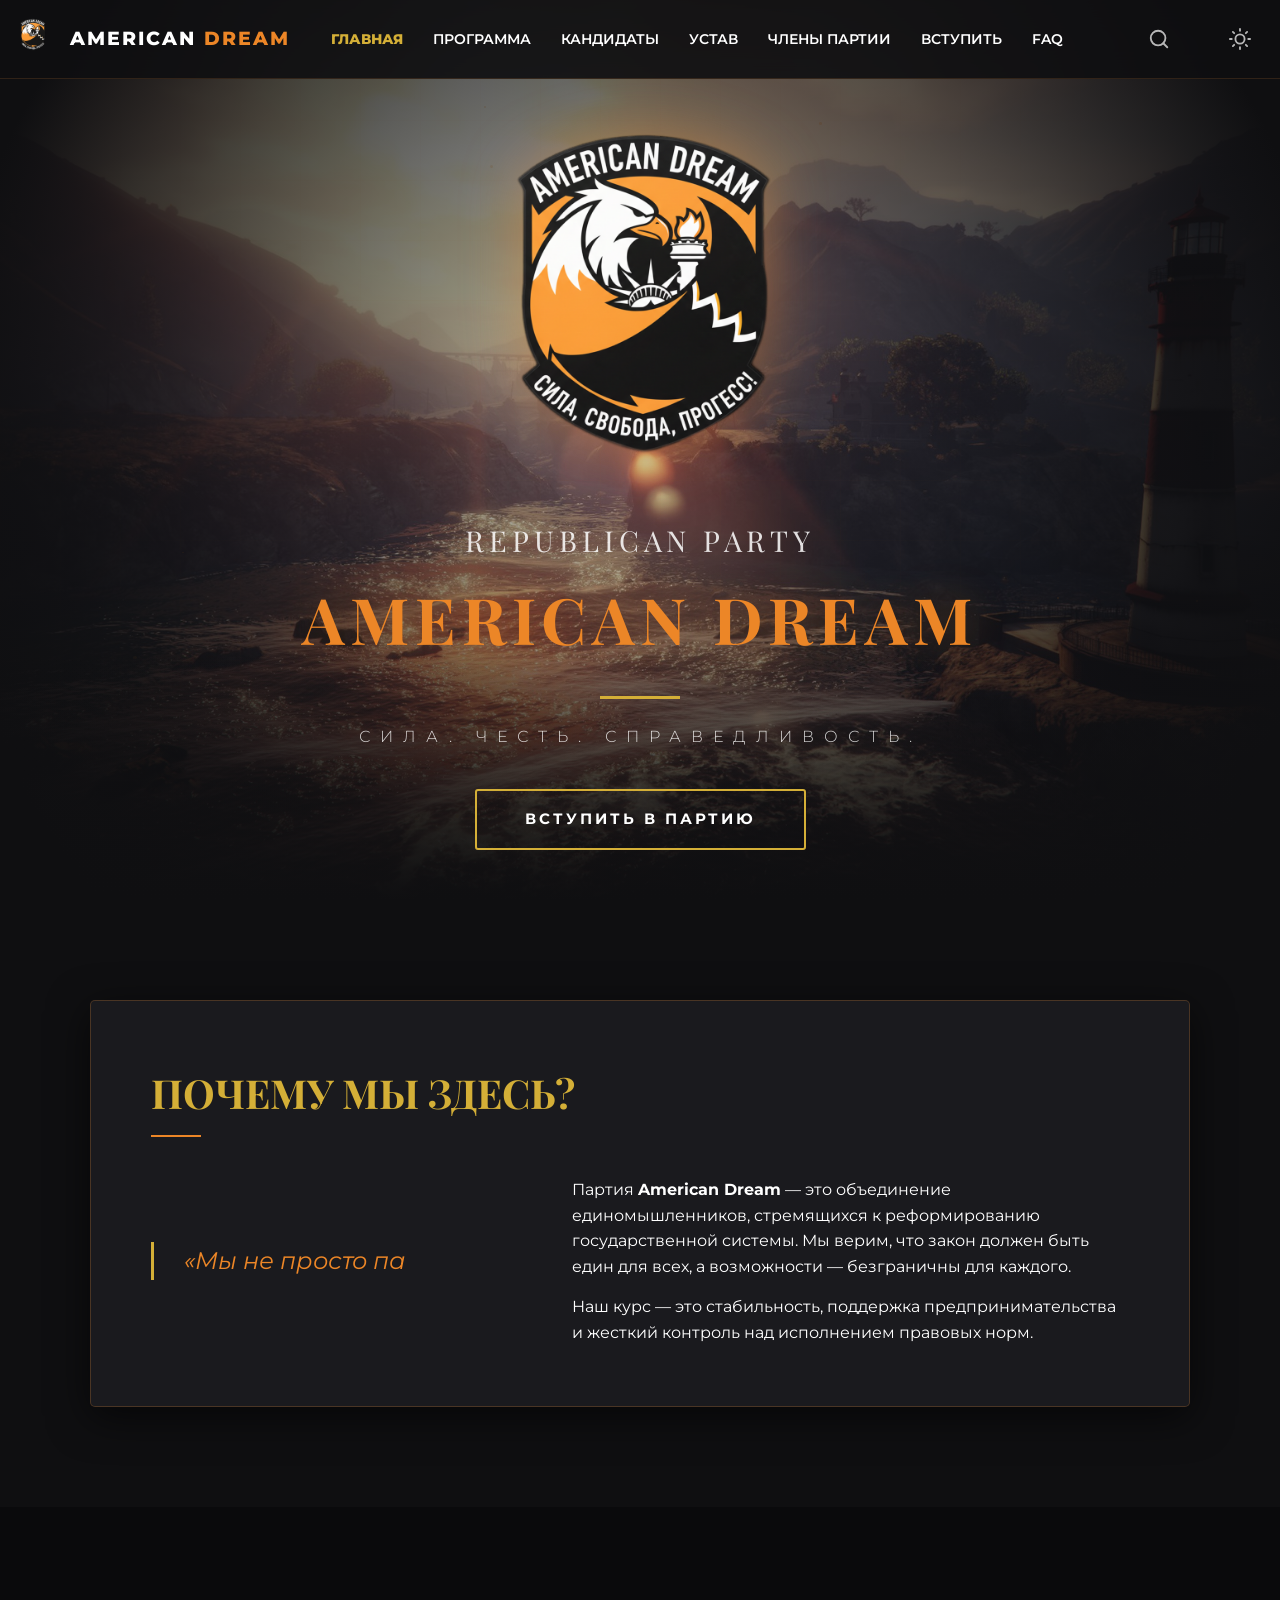
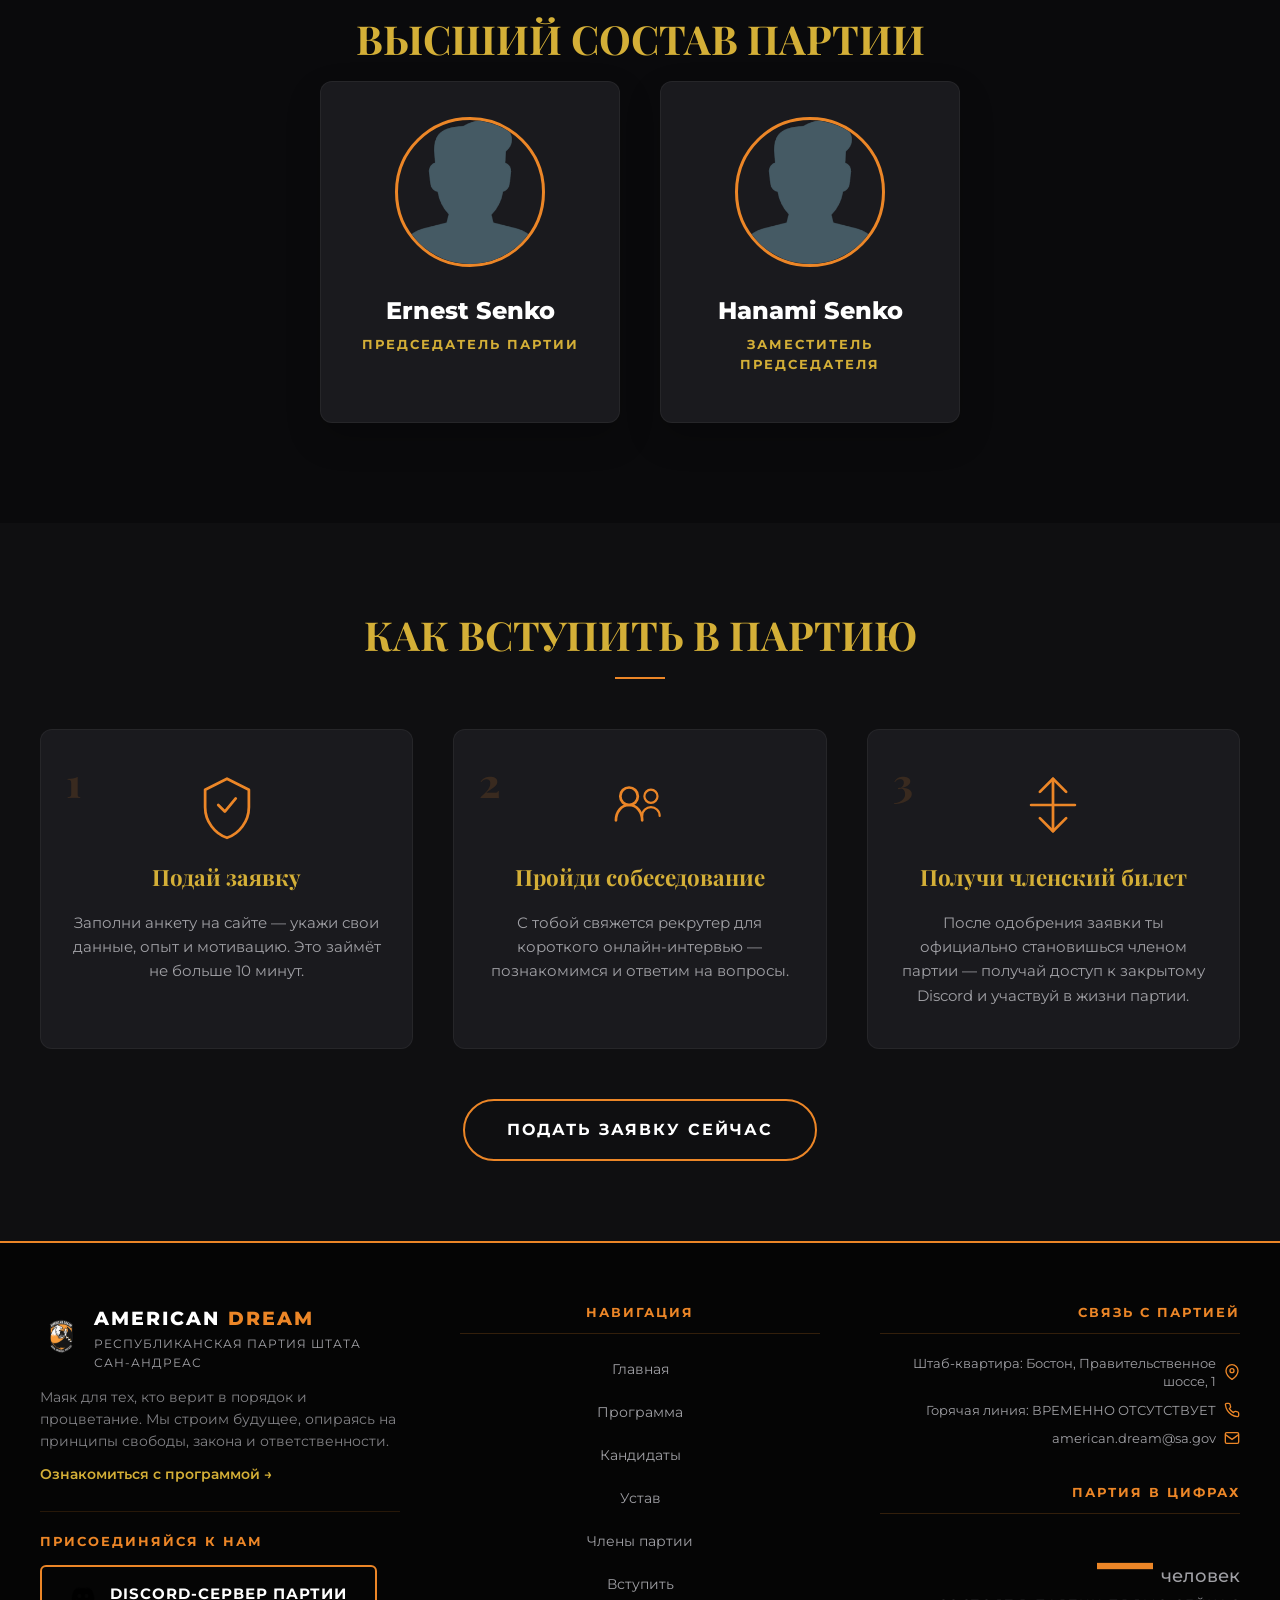
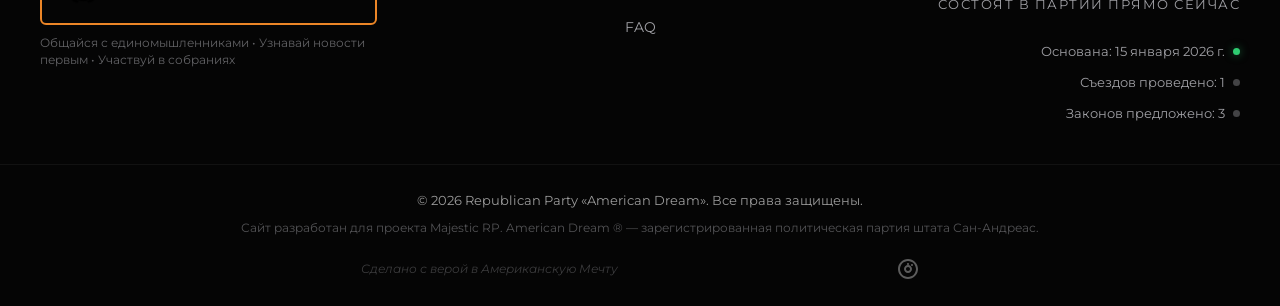
<file: index.html>
<!DOCTYPE html>
<html lang="ru">
<head>
    <meta charset="UTF-8">
    <meta name="viewport" content="width=device-width, initial-scale=1.0">
    <meta name="description" content="American Dream - Республиканская партия. Партия, стремящаяся к справедливости, порядку и процветанию. Основана на принципах свободного рынка и правового государства.">
    <meta name="keywords" content="политическая партия, American Dream, республиканцы, политика, США">
    <meta name="author" content="American Dream Party">
    <meta name="theme-color" content="#ec8627">
    
    <meta property="og:title" content="American Dream | Республиканская партия">
    <meta property="og:description" content="Партия справедливости, порядка и процветания">
    <meta property="og:type" content="website">
    <meta property="og:url" content="https://american-dream.com">
    <meta property="og:image" content="./assets/images/logo.png">
    
    <meta name="twitter:card" content="summary">
    <meta name="twitter:title" content="American Dream | Республиканская партия">
    <meta name="twitter:description" content="Партия справедливости, порядка и процветания">
    
    <title>American Dream | Республиканская партия</title>
    <link rel="stylesheet" href="global-style.css">
    <link href="https://fonts.googleapis.com/css2?family=Montserrat:wght@300;600;800&family=Playfair+Display:wght@700&display=swap&subset=cyrillic" rel="stylesheet">
    <link rel="icon" type="image/png" href="./assets/icons/favicon.png">
    <link rel="apple-touch-icon" href="./assets/icons/favicon.png">
</head>
<body class="dark-mode">

    <div id="header-placeholder"></div>

    <main>
        <!-- HERO -->
        <section class="hero-section">
            <div class="hero-bg-pattern"></div>
            <div class="hero-particles" id="hero-particles"></div>
            <div class="hero-overlay"></div>
            <div class="hero-fade-bottom"></div>
            <div class="hero-content">
                <img src="./assets/images/logo.png" alt="American Dream Logo" class="hero-logo">
                <h1 class="hero-title">REPUBLICAN PARTY</h1>
                <h2 class="hero-title-main">AMERICAN DREAM</h2>
                <div class="hero-line"></div>
                <p class="hero-subtitle">СИЛА. ЧЕСТЬ. СПРАВЕДЛИВОСТЬ.</p>
                <a href="pages/apply/index.html" class="hero-cta">Вступить в партию</a>
            </div>
        </section>

        <!-- МАНИФЕСТ -->
        <section class="manifesto-section fade-in-section">
            <div class="manifesto-card">
                <div class="manifesto-header">
                    <h2 class="section-heading">Почему мы здесь?</h2>
                    <div class="heading-line"></div>
                </div>
                <div class="manifesto-grid">
                    <div class="manifesto-quote" id="typewriter-quote" data-quote="«Мы не просто партия — мы маяк для тех, кто верит в порядок и процветание нашего штата».">
                    </div>
                    <div class="manifesto-text">
                        <p>Партия <b>American Dream</b> — это объединение единомышленников, стремящихся к реформированию государственной системы. Мы верим, что закон должен быть един для всех, а возможности — безграничны для каждого.</p>
                        <p>Наш курс — это стабильность, поддержка предпринимательства и жесткий контроль над исполнением правовых норм.</p>
                    </div>
                </div>
            </div>
        </section>

        <!-- ВЫСШИЙ СОСТАВ -->
        <section class="leaders-section fade-in-section" aria-label="Высший состав партии">
            <h2 class="section-heading">Высший Состав партии</h2>
            <div class="leaders-wrapper" id="leaders-container" role="region" aria-label="Карточки лидеров партии. Кликните на карточку для подробной информации.">
            </div>
        </section>

        <!-- 3 ШАГА "КАК ВСТУПИТЬ" (ПОСЛЕ ВЫСШЕГО СОСТАВА) -->
        <section class="join-steps-section fade-in-section">
            <div class="join-steps-container">
                <h2 class="section-heading">Как вступить в партию</h2>
                <div class="heading-line" style="margin: 0 auto 50px auto;"></div>
                <div class="steps-grid">
                    <div class="step-card">
                        <div class="step-number">1</div>
                        <div class="step-icon">
                            <svg viewBox="0 0 64 64" fill="none" xmlns="http://www.w3.org/2000/svg">
                                <path d="M32 8L12 18V34C12 46.8 20.8 58.4 32 62C43.2 58.4 52 46.8 52 34V18L32 8Z" stroke="currentColor" stroke-width="2.5" stroke-linejoin="round"/>
                                <path d="M24 32L30 38L40 26" stroke="currentColor" stroke-width="2.5" stroke-linecap="round" stroke-linejoin="round"/>
                            </svg>
                        </div>
                        <h3 class="step-title">Подай заявку</h3>
                        <p class="step-description">Заполни анкету на сайте — укажи свои данные, опыт и мотивацию. Это займёт не больше 10 минут.</p>
                    </div>
                    <div class="step-card">
                        <div class="step-number">2</div>
                        <div class="step-icon">
                            <svg viewBox="0 0 64 64" fill="none" xmlns="http://www.w3.org/2000/svg">
                                <circle cx="22" cy="24" r="8" stroke="currentColor" stroke-width="2.5"/>
                                <path d="M10 46C10 38.4 14.8 32 22 32C29.2 32 34 38.4 34 46" stroke="currentColor" stroke-width="2.5" stroke-linecap="round"/>
                                <circle cx="42" cy="24" r="6" stroke="currentColor" stroke-width="2"/>
                                <path d="M34 42C34 37 38 34 42 34C46 34 50 37 50 42" stroke="currentColor" stroke-width="2" stroke-linecap="round"/>
                            </svg>
                        </div>
                        <h3 class="step-title">Пройди собеседование</h3>
                        <p class="step-description">С тобой свяжется рекрутер для короткого онлайн-интервью — познакомимся и ответим на вопросы.</p>
                    </div>
                    <div class="step-card">
                        <div class="step-number">3</div>
                        <div class="step-icon">
                            <svg viewBox="0 0 64 64" fill="none" xmlns="http://www.w3.org/2000/svg">
                                <path d="M32 8V56" stroke="currentColor" stroke-width="2.5" stroke-linecap="round"/>
                                <path d="M20 20L32 8L44 20" stroke="currentColor" stroke-width="2.5" stroke-linecap="round" stroke-linejoin="round"/>
                                <path d="M20 44L32 56L44 44" stroke="currentColor" stroke-width="2.5" stroke-linecap="round" stroke-linejoin="round"/>
                                <path d="M12 32H52" stroke="currentColor" stroke-width="2.5" stroke-linecap="round"/>
                            </svg>
                        </div>
                        <h3 class="step-title">Получи членский билет</h3>
                        <p class="step-description">После одобрения заявки ты официально становишься членом партии — получай доступ к закрытому Discord и участвуй в жизни партии.</p>
                    </div>
                </div>
                <div class="steps-cta">
                    <a href="pages/apply/index.html" class="steps-cta-btn">Подать заявку сейчас</a>
                </div>
            </div>
        </section>
    </main>

    <div id="footer-placeholder"></div>

    <script src="global-script.js"></script>
</body>
</html>
</file>
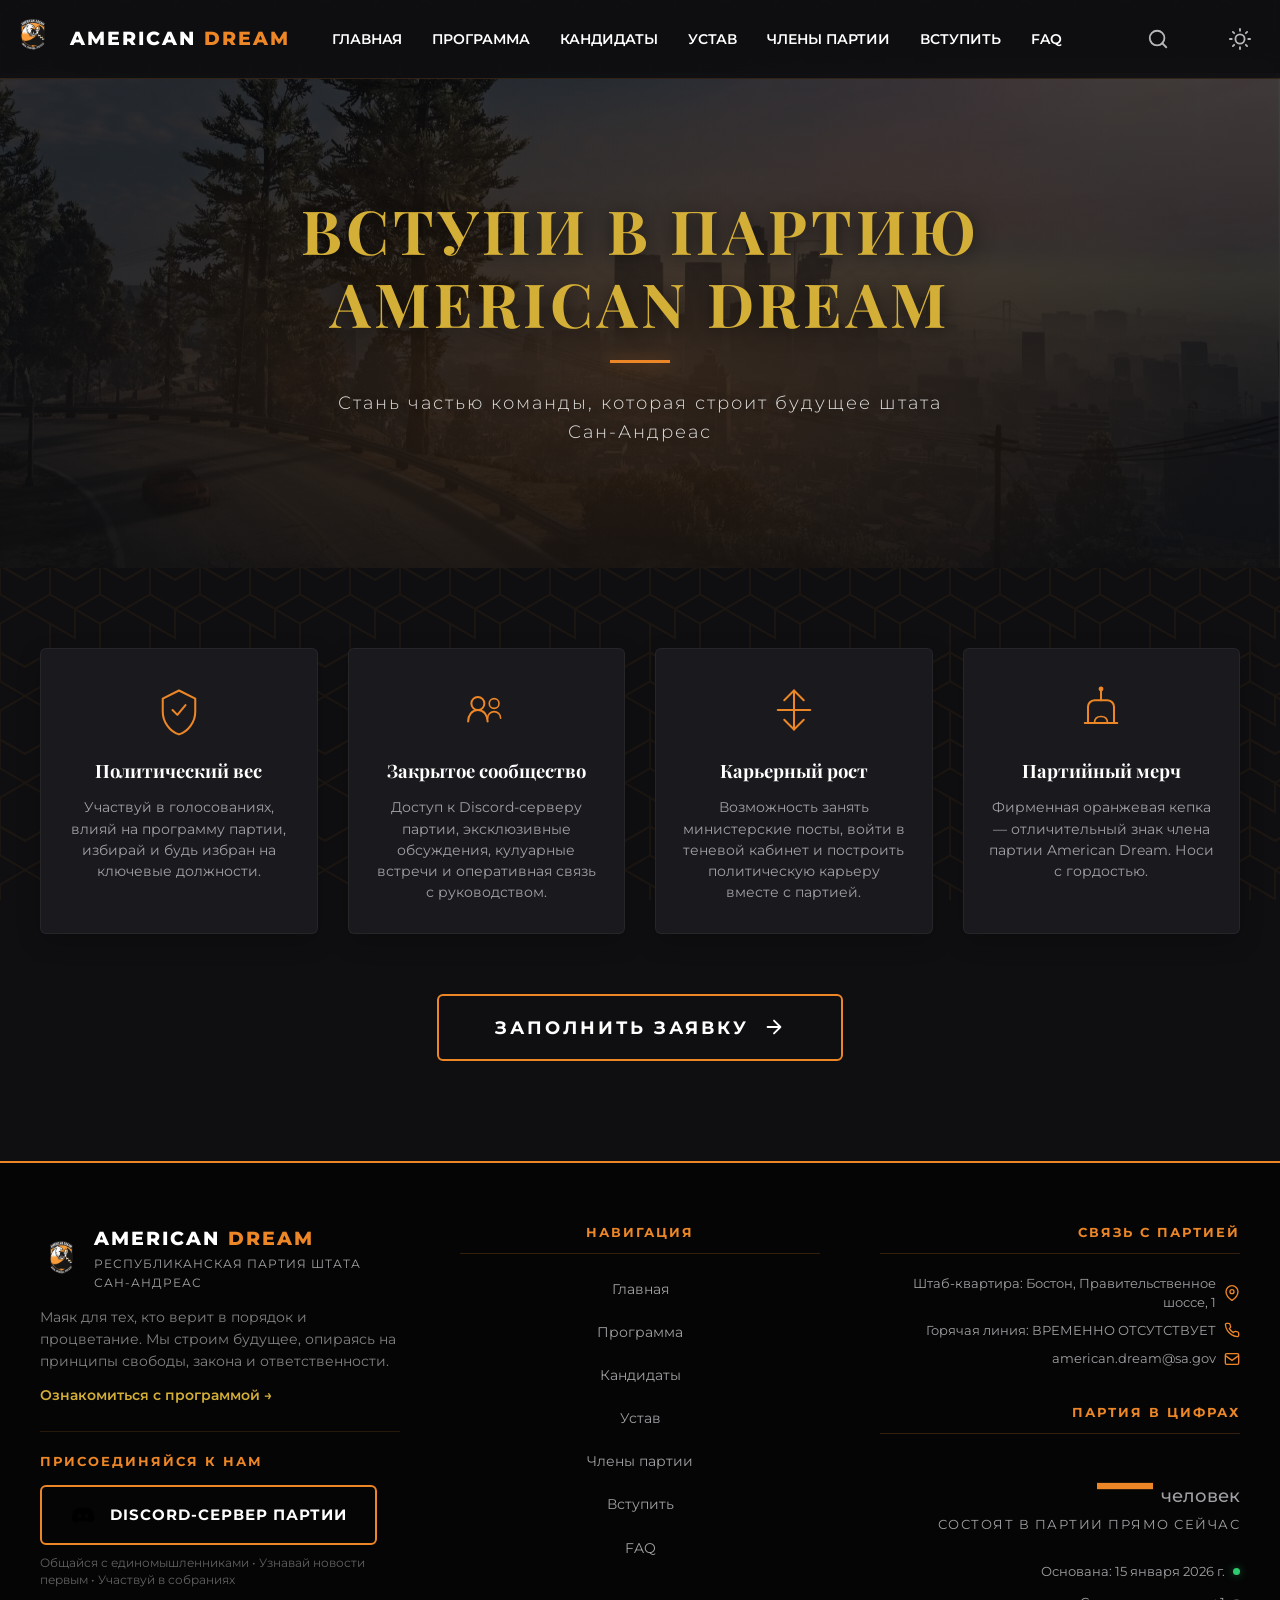
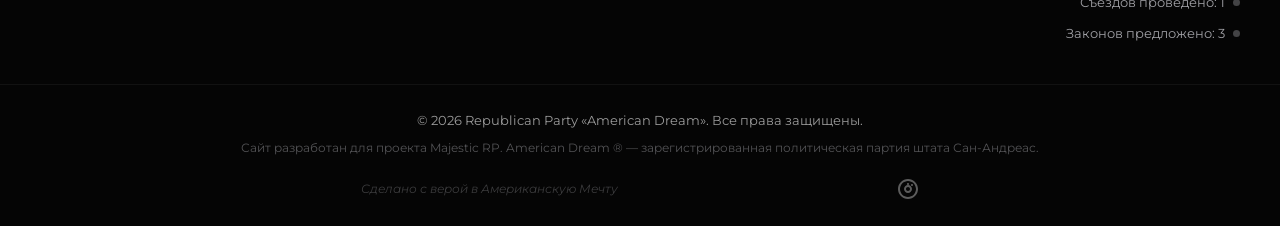
<file: pages/apply/index.html>
<!DOCTYPE html>
<html lang="ru">
<head>
    <meta charset="UTF-8">
    <meta name="viewport" content="width=device-width, initial-scale=1.0">
    <meta name="description" content="Вступи в партию American Dream — стань частью команды, которая строит будущее Сан-Андреаса.">
    <meta name="keywords" content="вступить, American Dream, заявка, партия, Сан-Андреас">
    <meta name="author" content="American Dream Party">
    <meta name="theme-color" content="#ec8627">
    
    <meta property="og:title" content="Вступить в партию | American Dream">
    <meta property="og:description" content="Стань частью команды, которая строит будущее Сан-Андреаса.">
    <meta property="og:type" content="website">
    <meta property="og:url" content="https://american-dream.com/pages/apply/">
    <meta property="og:image" content="../../assets/images/logo.png">
    
    <title>Вступить | American Dream</title>
    <link rel="stylesheet" href="../../global-style.css">
    <link rel="stylesheet" href="apply-style.css">
    <link href="https://fonts.googleapis.com/css2?family=Montserrat:wght@300;400;500;600;700;800&family=Playfair+Display:ital,wght@0,700;1,400;1,700&display=swap&subset=cyrillic" rel="stylesheet">
    <link rel="icon" type="image/png" href="../../assets/icons/favicon.png">
    <link rel="apple-touch-icon" href="../../assets/icons/favicon.png">
</head>
<body class="dark-mode">

    <div id="header-placeholder"></div>

    <main>
        <!-- HERO -->
        <section class="apply-hero">
            <div class="apply-hero-bg"></div>
            <div class="apply-hero-overlay"></div>
            <div class="apply-hero-content fade-in-section">
                <h1 class="apply-hero-title">Вступи в партию<br>American Dream</h1>
                <div class="apply-hero-line"></div>
                <p class="apply-hero-subtitle">Стань частью команды, которая строит будущее штата Сан-Андреас</p>
            </div>
        </section>

        <!-- ПРЕИМУЩЕСТВА -->
        <section class="apply-benefits-section">
            <div class="apply-benefits-grid">
                <div class="apply-benefit-card fade-in-section">
                    <div class="apply-benefit-icon">
                        <svg viewBox="0 0 64 64" fill="none" xmlns="http://www.w3.org/2000/svg">
                            <path d="M32 8L12 18V34C12 46.8 20.8 58.4 32 62C43.2 58.4 52 46.8 52 34V18L32 8Z" stroke="currentColor" stroke-width="2.5" stroke-linejoin="round"/>
                            <path d="M24 32L30 38L40 26" stroke="currentColor" stroke-width="2.5" stroke-linecap="round" stroke-linejoin="round"/>
                        </svg>
                    </div>
                    <h3 class="apply-benefit-title">Политический вес</h3>
                    <p class="apply-benefit-text">Участвуй в голосованиях, влияй на программу партии, избирай и будь избран на ключевые должности.</p>
                </div>

                <div class="apply-benefit-card fade-in-section">
                    <div class="apply-benefit-icon">
                        <svg viewBox="0 0 64 64" fill="none" xmlns="http://www.w3.org/2000/svg">
                            <circle cx="22" cy="24" r="8" stroke="currentColor" stroke-width="2.5"/>
                            <path d="M10 46C10 38.4 14.8 32 22 32C29.2 32 34 38.4 34 46" stroke="currentColor" stroke-width="2.5" stroke-linecap="round"/>
                            <circle cx="42" cy="24" r="6" stroke="currentColor" stroke-width="2"/>
                            <path d="M34 42C34 37 38 34 42 34C46 34 50 37 50 42" stroke="currentColor" stroke-width="2" stroke-linecap="round"/>
                        </svg>
                    </div>
                    <h3 class="apply-benefit-title">Закрытое сообщество</h3>
                    <p class="apply-benefit-text">Доступ к Discord-серверу партии, эксклюзивные обсуждения, кулуарные встречи и оперативная связь с руководством.</p>
                </div>

                <div class="apply-benefit-card fade-in-section">
                    <div class="apply-benefit-icon">
                        <svg viewBox="0 0 64 64" fill="none" xmlns="http://www.w3.org/2000/svg">
                            <path d="M32 8V56" stroke="currentColor" stroke-width="2.5" stroke-linecap="round"/>
                            <path d="M20 20L32 8L44 20" stroke="currentColor" stroke-width="2.5" stroke-linecap="round" stroke-linejoin="round"/>
                            <path d="M20 44L32 56L44 44" stroke="currentColor" stroke-width="2.5" stroke-linecap="round" stroke-linejoin="round"/>
                            <path d="M12 32H52" stroke="currentColor" stroke-width="2.5" stroke-linecap="round"/>
                        </svg>
                    </div>
                    <h3 class="apply-benefit-title">Карьерный рост</h3>
                    <p class="apply-benefit-text">Возможность занять министерские посты, войти в теневой кабинет и построить политическую карьеру вместе с партией.</p>
                </div>

                <div class="apply-benefit-card fade-in-section">
                    <div class="apply-benefit-icon">
                        <svg viewBox="0 0 64 64" fill="none" xmlns="http://www.w3.org/2000/svg">
                            <path d="M16 48V28C16 24.8 18.8 20 24 20H40C45.2 20 48 24.8 48 28V48" stroke="currentColor" stroke-width="2.5" stroke-linecap="round"/>
                            <path d="M12 48H52" stroke="currentColor" stroke-width="2.5" stroke-linecap="round"/>
                            <path d="M32 20V8" stroke="currentColor" stroke-width="2.5" stroke-linecap="round"/>
                            <circle cx="32" cy="6" r="3" fill="currentColor"/>
                            <path d="M24 48C24 44 26 40 32 40C38 40 40 44 40 48" stroke="currentColor" stroke-width="2" stroke-linecap="round"/>
                        </svg>
                    </div>
                    <h3 class="apply-benefit-title">Партийный мерч</h3>
                    <p class="apply-benefit-text">Фирменная оранжевая кепка — отличительный знак члена партии American Dream. Носи с гордостью.</p>
                </div>
            </div>
        </section>

        <!-- КНОПКА ЗАЯВКИ -->
        <section class="apply-cta-section fade-in-section">
            <button class="apply-cta-btn" id="open-modal-btn">
                <span>Заполнить заявку</span>
                <svg viewBox="0 0 24 24" fill="none"><path d="M5 12h14M12 5l7 7-7 7" stroke="currentColor" stroke-width="2" stroke-linecap="round" stroke-linejoin="round"/></svg>
            </button>
        </section>
    </main>

    <!-- МОДАЛЬНОЕ ОКНО -->
    <div class="modal-overlay" id="modal-overlay">
        <div class="modal-container" id="modal-container">
            <div class="modal-header">
                <h2 class="modal-title">Заявка на вступление</h2>
                <button class="modal-close" id="modal-close" aria-label="Закрыть">
                    <svg viewBox="0 0 24 24" fill="none" stroke="currentColor" stroke-width="2" stroke-linecap="round" stroke-linejoin="round">
                        <line x1="18" y1="6" x2="6" y2="18"></line>
                        <line x1="6" y1="6" x2="18" y2="18"></line>
                    </svg>
                </button>
            </div>
            
            <div class="modal-body">
                <!-- КАСТОМНОЕ УВЕДОМЛЕНИЕ (ошибки/успех) -->
                <div id="custom-notification" class="custom-notification" style="display: none;"></div>

                <form id="apply-form" novalidate>
                    <!-- Имя Фамилия -->
                    <div class="form-group">
                        <label class="form-label" for="full-name">Имя Фамилия <span class="required">*</span></label>
                        <input type="text" id="full-name" class="form-input" placeholder="James Mitchell" required>
                        <span class="form-error"></span>
                    </div>

                    <!-- Два возраста рядом -->
                    <div class="form-row">
                        <div class="form-group form-group-half">
                            <label class="form-label" for="ooc-age">OOC возраст <span class="required">*</span></label>
                            <input type="number" id="ooc-age" class="form-input" placeholder="18" min="14" max="99" required>
                            <span class="form-error"></span>
                        </div>
                        <div class="form-group form-group-half">
                            <label class="form-label" for="ic-age">IC возраст <span class="required">*</span></label>
                            <input type="number" id="ic-age" class="form-input" placeholder="25" min="18" max="99" required>
                            <span class="form-error"></span>
                        </div>
                    </div>

                    <!-- ID-карта -->
                    <div class="form-group">
                        <label class="form-label" for="id-card">Номер ID-карты <span class="required">*</span></label>
                        <input type="text" id="id-card" class="form-input" placeholder="267130" required>
                        <span class="form-error"></span>
                    </div>

                    <!-- Discord -->
                    <div class="form-group">
                        <label class="form-label" for="discord">Discord (username) <span class="required">*</span></label>
                        <input type="text" id="discord" class="form-input" placeholder="username#0000" required>
                        <span class="form-error"></span>
                    </div>

                    <!-- Ссылка на фото ID-карты -->
                    <div class="form-group">
                        <label class="form-label" for="id-photo">Ссылка на фото ID-карты <span class="required">*</span></label>
                        <input type="url" id="id-photo" class="form-input" placeholder="https://imgur.com/..." required>
                        <span class="form-error"></span>
                    </div>

                    <!-- Ссылка на дополнительное фото -->
                    <div class="form-group">
                        <label class="form-label" for="extra-photo">Ссылка на дополнительное фото</label>
                        <input type="url" id="extra-photo" class="form-input" placeholder="https://imgur.com/...">
                    </div>

                    <!-- Почему хотите вступить -->
                    <div class="form-group">
                        <label class="form-label" for="why-join">Почему хотите вступить в партию? <span class="required">*</span></label>
                        <textarea id="why-join" class="form-textarea" rows="3" placeholder="Опишите вашу мотивацию..." required></textarea>
                        <span class="form-error"></span>
                    </div>

                    <!-- Чего хотите добиться -->
                    <div class="form-group">
                        <label class="form-label" for="goals">Чего хотите добиться в партии? <span class="required">*</span></label>
                        <textarea id="goals" class="form-textarea" rows="3" placeholder="Опишите ваши цели..." required></textarea>
                        <span class="form-error"></span>
                    </div>

                    <!-- Клятва -->
                    <div class="form-group">
                        <label class="form-label">Торжественная клятва члена партии</label>
                        <div class="form-oath" id="oath-text">
                            «Я, <strong class="oath-name">[Имя Фамилия]</strong>, вступая в партию American Dream, торжественно клянусь соблюдать Устав партии, действовать в интересах штата Сан-Андреас, хранить партийную тайну и не совершать действий, направленных против партии. Клянусь уважать руководство и членов партии, а в случае нарушения — принять наказание без ропота. Да поможет мне здравый смысл.»
                        </div>
                    </div>

                    <!-- Галочки -->
                    <div class="form-group">
                        <label class="checkbox-label">
                            <input type="checkbox" id="accept-charter" class="form-checkbox" required>
                            <span class="checkbox-custom"></span>
                            <span class="checkbox-text">Я прочитал и принимаю <a href="../charter/index.html" target="_blank" class="oath-link">Устав партии American Dream</a></span>
                        </label>
                    </div>

                    <div class="form-group">
                        <label class="checkbox-label">
                            <input type="checkbox" id="accept-data" class="form-checkbox" required>
                            <span class="checkbox-custom"></span>
                            <span class="checkbox-text">Я соглашаюсь на обработку предоставленных выше персональных данных</span>
                        </label>
                    </div>

                    <div class="form-group">
                        <label class="checkbox-label">
                            <input type="checkbox" id="accept-oath" class="form-checkbox" required>
                            <span class="checkbox-custom"></span>
                            <span class="checkbox-text">Я приношу торжественную клятву члена партии American Dream</span>
                        </label>
                    </div>

                    <!-- Кнопка отправки -->
                    <button type="submit" class="form-submit-btn" id="submit-btn">
                        <span>Отправить заявку</span>
                    </button>
                </form>

                <!-- Сообщение об успехе -->
                <div class="form-success" id="form-success" style="display:none;">
                    <div class="success-icon">
                        <svg viewBox="0 0 64 64" fill="none"><circle cx="32" cy="32" r="28" stroke="currentColor" stroke-width="3"/><path d="M20 32L28 40L44 24" stroke="currentColor" stroke-width="3" stroke-linecap="round" stroke-linejoin="round"/></svg>
                    </div>
                    <h3 class="success-title">Заявка отправлена!</h3>
                    <p class="success-text">Ваша заявка будет рассмотрена в течение 72 часов. Ожидайте ответа в Discord.</p>
                    <a href="https://discord.gg/2MrcUENkaD" target="_blank" class="success-discord-btn" id="success-discord-link">
                        <img src="../../assets/icons/discord-icon.png" alt="Discord">
                        <span>Присоединиться к Discord</span>
                    </a>
                    <button class="form-submit-btn" id="close-success-btn">Закрыть</button>
                </div>
            </div>
        </div>
    </div>

    <div id="footer-placeholder"></div>

    <script src="../../global-script.js"></script>
    <script src="apply-script.js"></script>
</body>
</html>
</file>
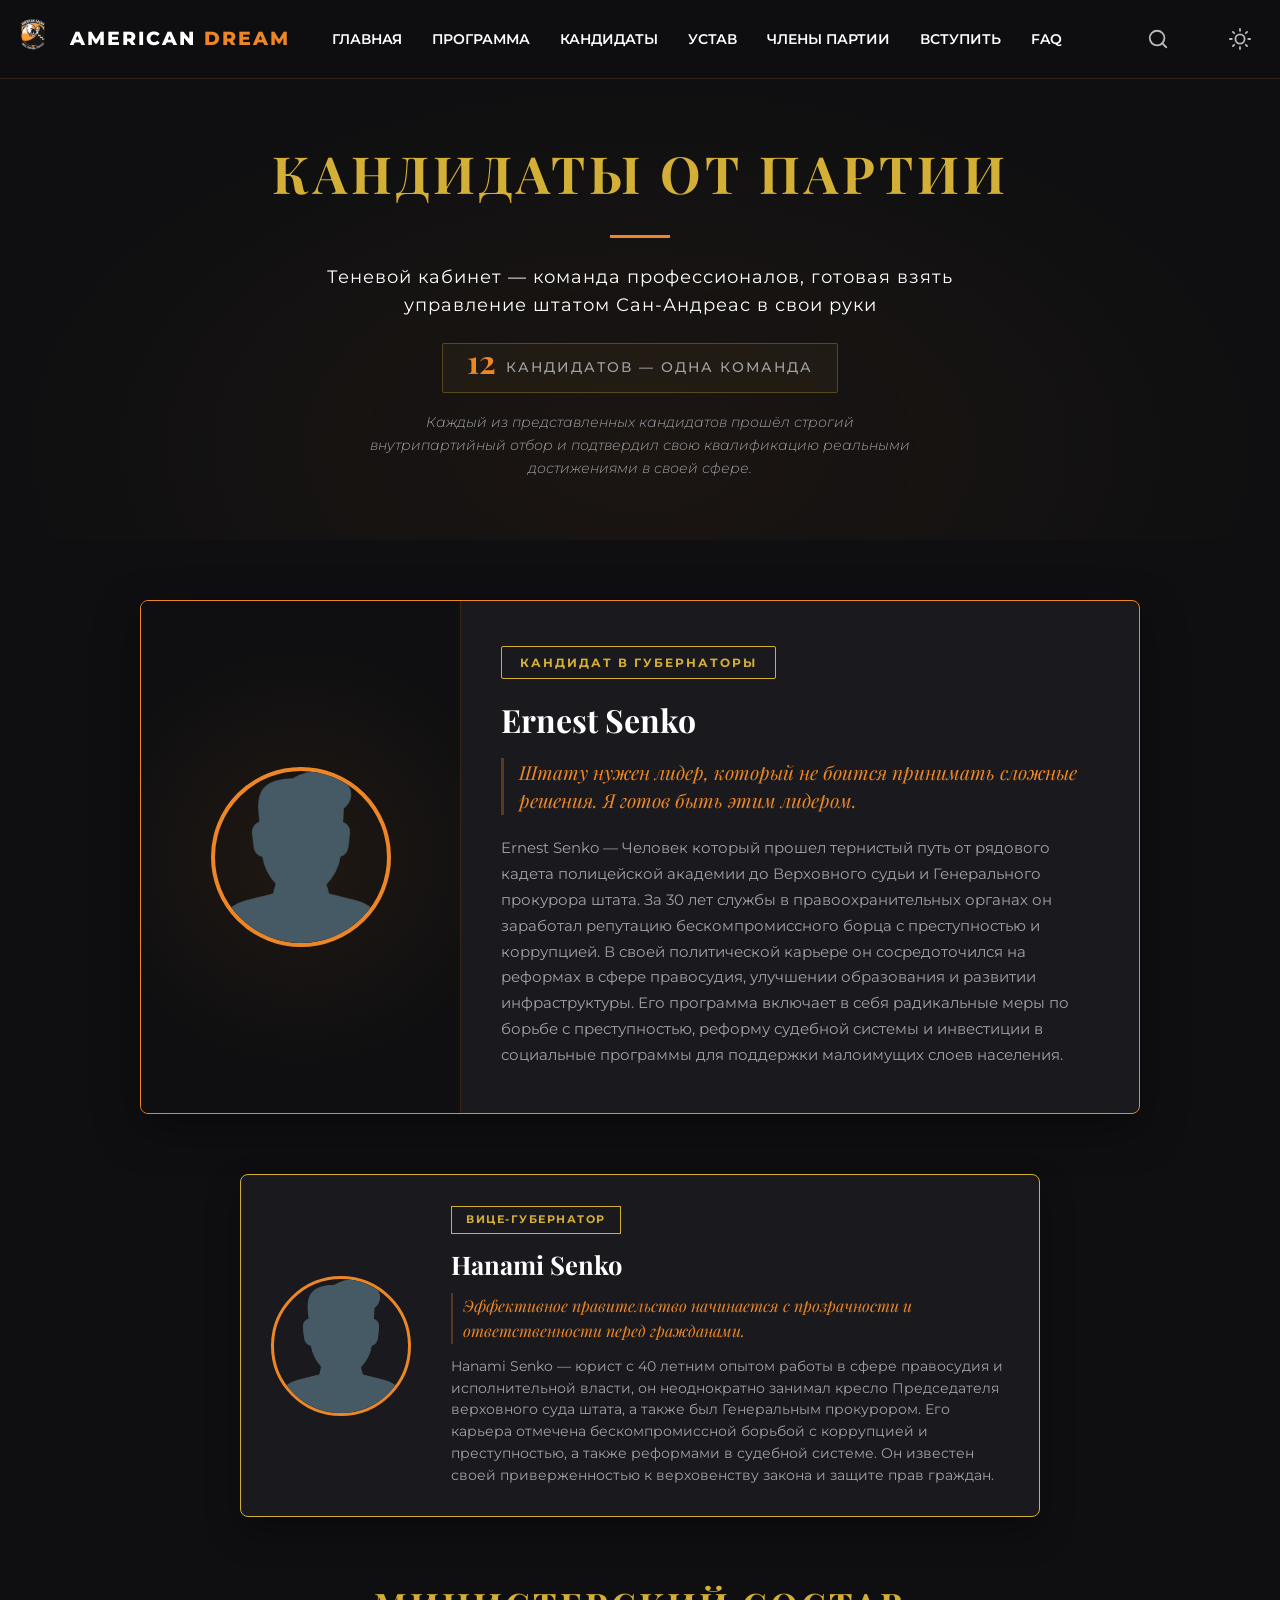
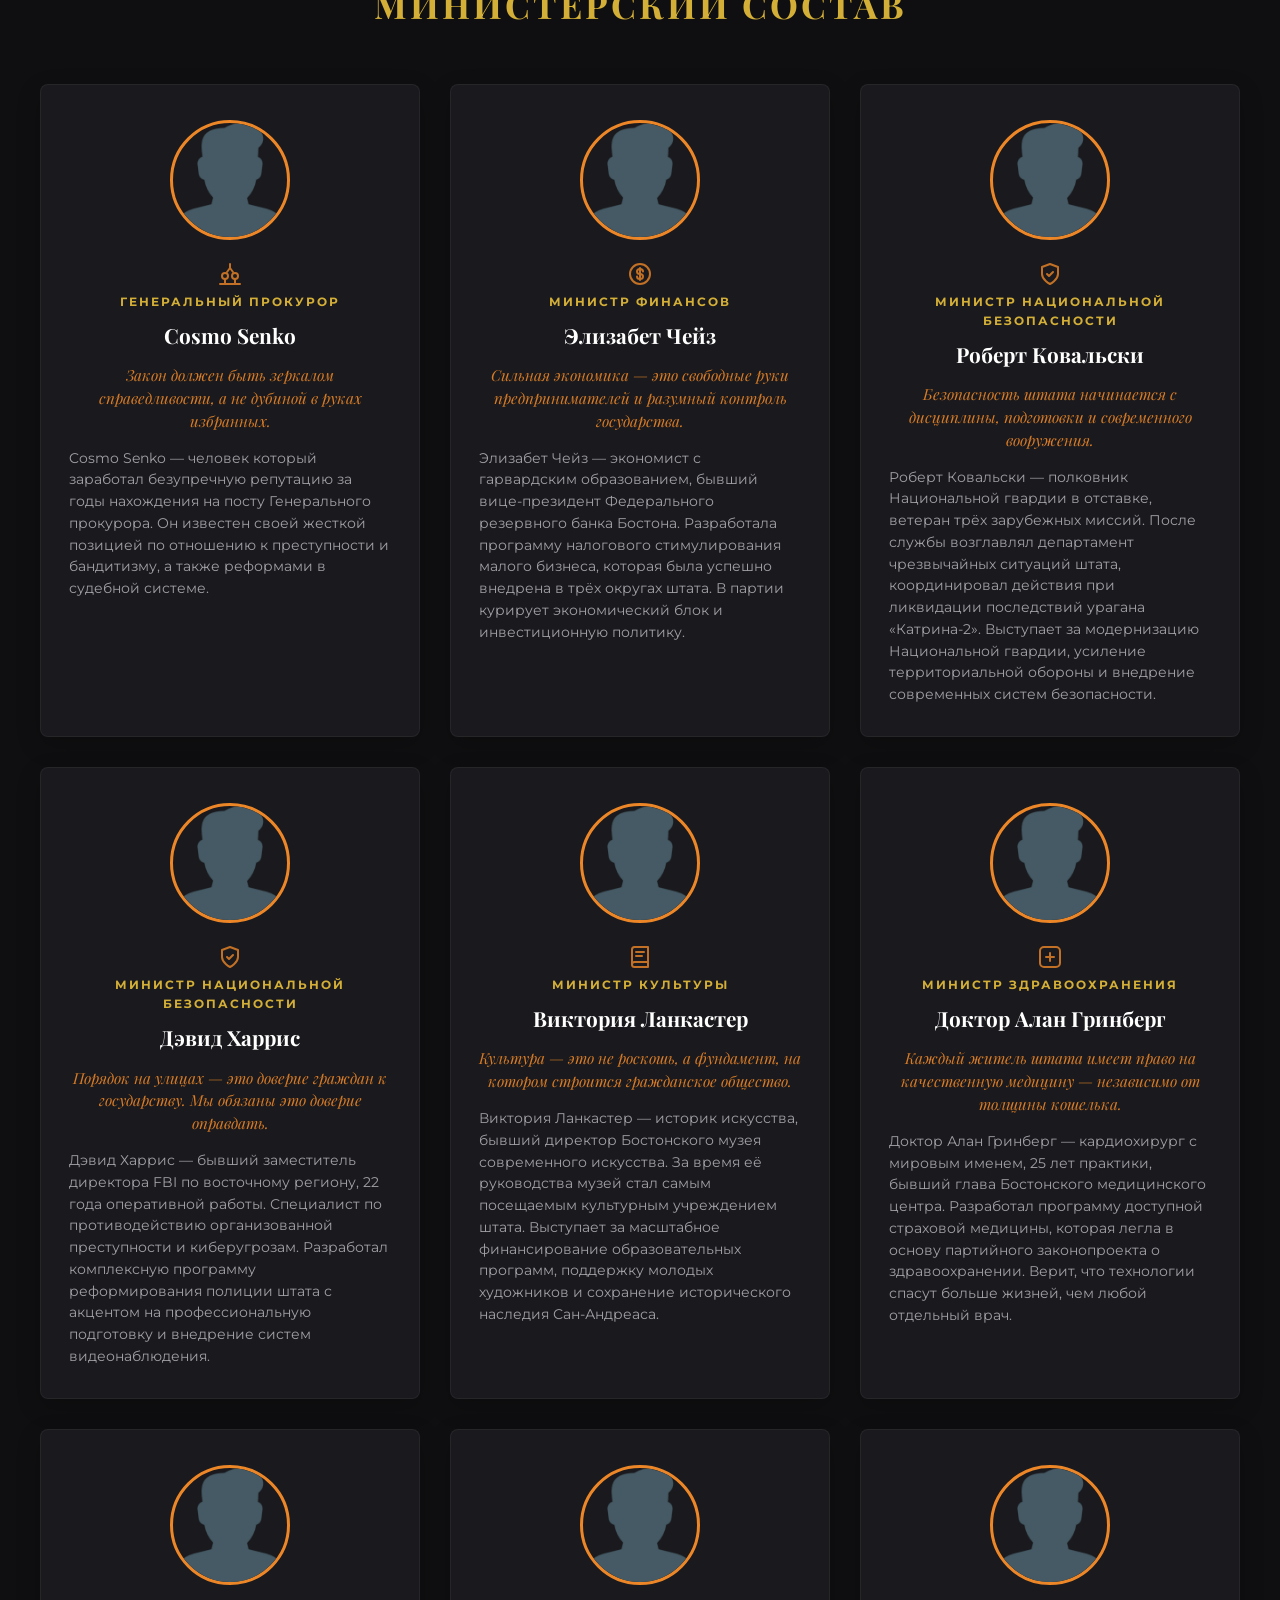
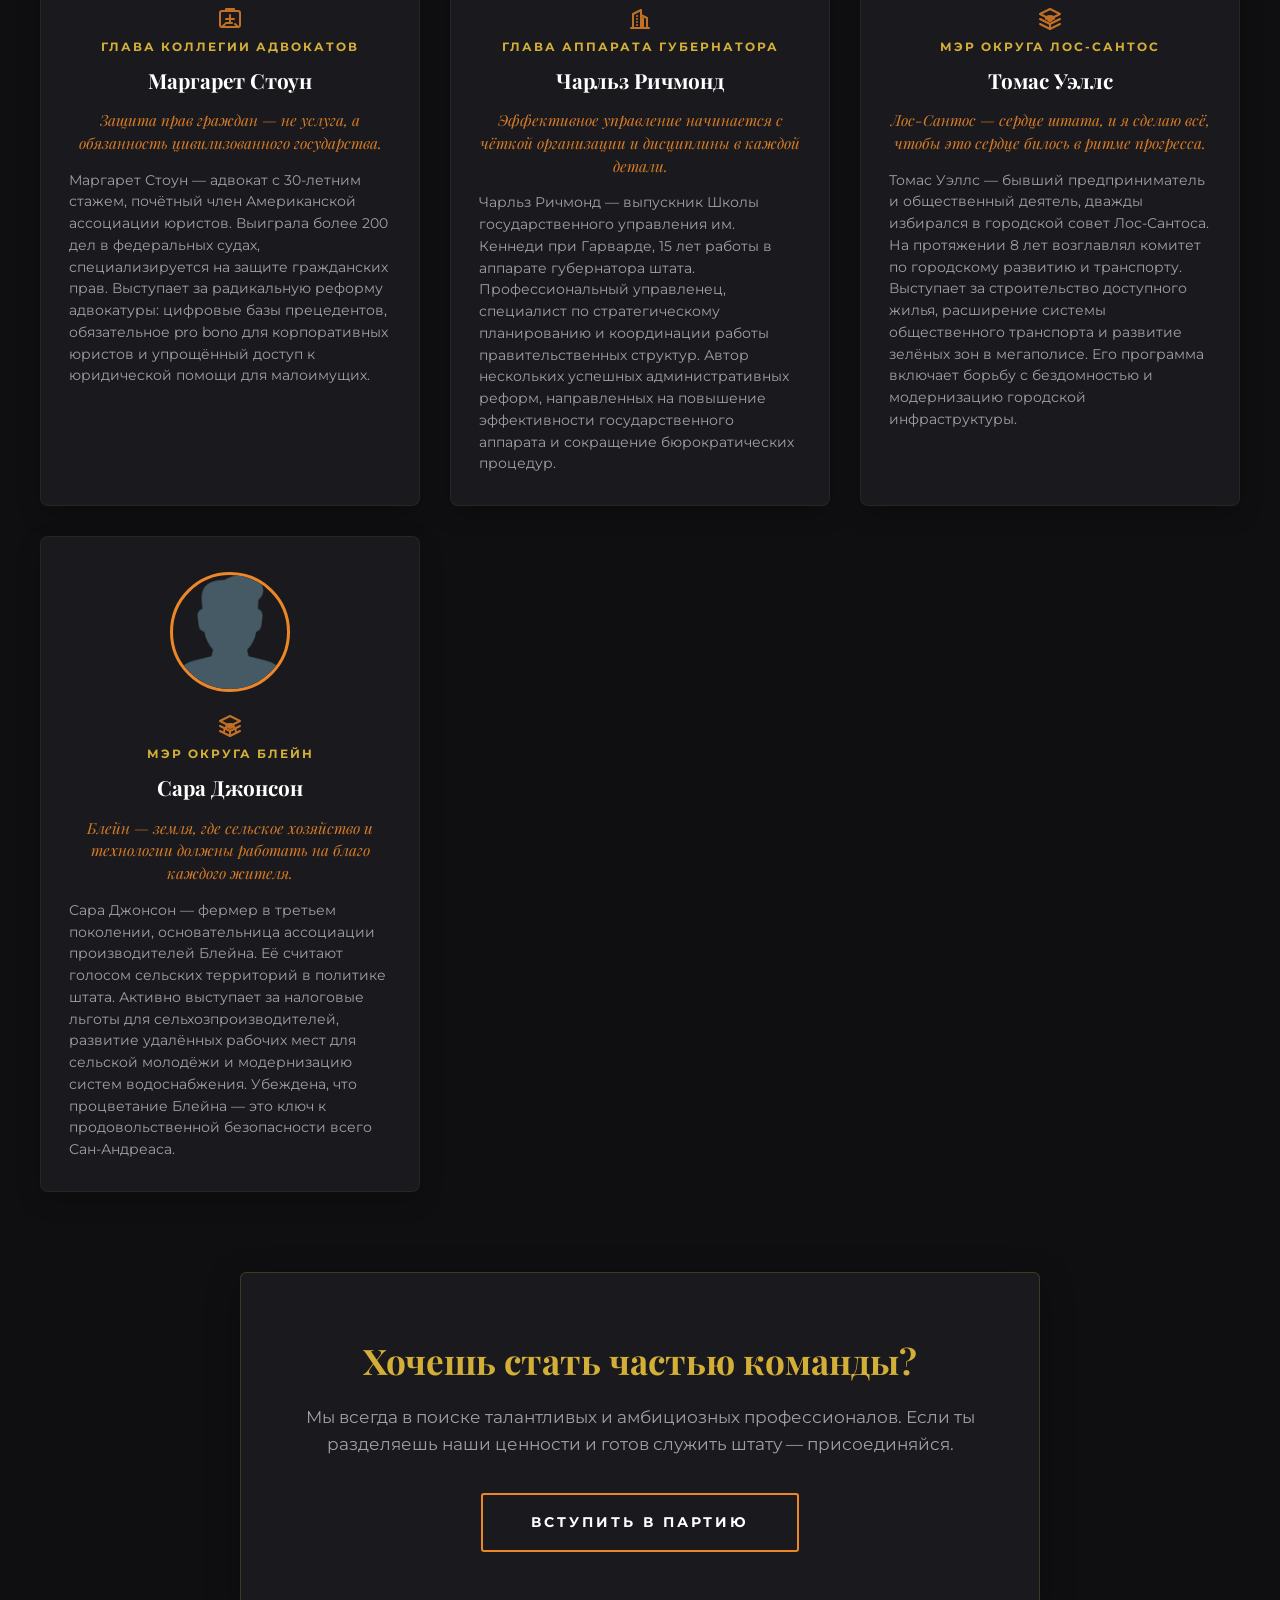
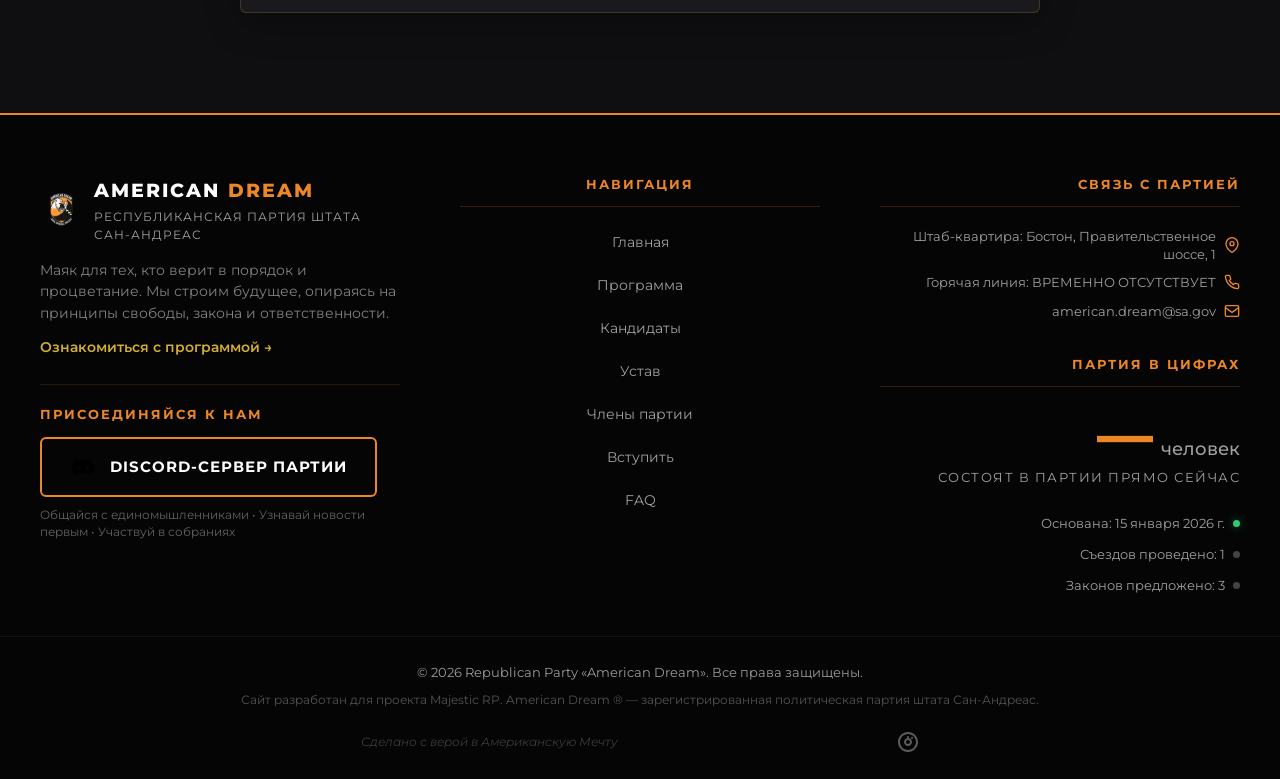
<file: pages/candidates/index.html>
<!DOCTYPE html>
<html lang="ru">
<head>
    <meta charset="UTF-8">
    <meta name="viewport" content="width=device-width, initial-scale=1.0">
    <meta name="description" content="Кандидаты от партии American Dream — теневой кабинет, готовый взять управление штатом.">
    <meta name="keywords" content="кандидаты, American Dream, губернатор, министры, теневой кабинет">
    <meta name="author" content="American Dream Party">
    <meta name="theme-color" content="#ec8627">
    
    <meta property="og:title" content="Кандидаты | American Dream">
    <meta property="og:description" content="Команда, готовая взять управление штатом Сан-Андреас в свои руки.">
    <meta property="og:type" content="website">
    <meta property="og:url" content="https://american-dream.com/pages/candidates/">
    <meta property="og:image" content="../../assets/images/logo.png">
    
    <title>Кандидаты | American Dream</title>
    <link rel="stylesheet" href="../../global-style.css">
    <link rel="stylesheet" href="candidates-style.css">
    <link href="https://fonts.googleapis.com/css2?family=Montserrat:wght@300;400;500;600;700;800&family=Playfair+Display:ital,wght@0,700;1,400;1,700&display=swap&subset=cyrillic" rel="stylesheet">
    <link rel="icon" type="image/png" href="../../assets/icons/favicon.png">
    <link rel="apple-touch-icon" href="../../assets/icons/favicon.png">
</head>
<body class="dark-mode">

    <div id="header-placeholder"></div>

    <main>
        <section class="candidates-hero">
            <div class="candidates-hero-bg"></div>
            <div class="candidates-hero-content fade-in-section">
                <h1 class="candidates-hero-title">Кандидаты от партии</h1>
                <div class="candidates-hero-line"></div>
                <p class="candidates-hero-subtitle">Теневой кабинет — команда профессионалов, готовая взять управление штатом Сан-Андреас в свои руки</p>
                <div class="candidates-hero-counter">
                    <span class="counter-number" id="candidates-count">—</span>
                    <span class="counter-label">кандидатов — одна команда</span>
                </div>
                <p class="candidates-hero-note">Каждый из представленных кандидатов прошёл строгий внутрипартийный отбор и подтвердил свою квалификацию реальными достижениями в своей сфере.</p>
            </div>
        </section>

        <section class="governor-section fade-in-section" id="governor-section" aria-label="Кандидат в губернаторы"></section>

        <section class="vice-governor-section fade-in-section" id="vice-governor-section" aria-label="Вице-губернатор"></section>

        <section class="ministers-section" aria-label="Кандидаты на министерские посты">
            <h2 class="ministers-heading fade-in-section">Министерский состав</h2>
            <div class="ministers-grid" id="ministers-grid"></div>
        </section>

        <section class="candidates-cta-section fade-in-section">
            <div class="candidates-cta-card">
                <h2 class="candidates-cta-title">Хочешь стать частью команды?</h2>
                <p class="candidates-cta-text">Мы всегда в поиске талантливых и амбициозных профессионалов. Если ты разделяешь наши ценности и готов служить штату — присоединяйся.</p>
                <a href="../apply/index.html" class="candidates-cta-btn">Вступить в партию</a>
            </div>
        </section>
    </main>

    <div id="footer-placeholder"></div>

    <script src="../../global-script.js"></script>
    <script src="candidates-script.js"></script>
</body>
</html>
</file>
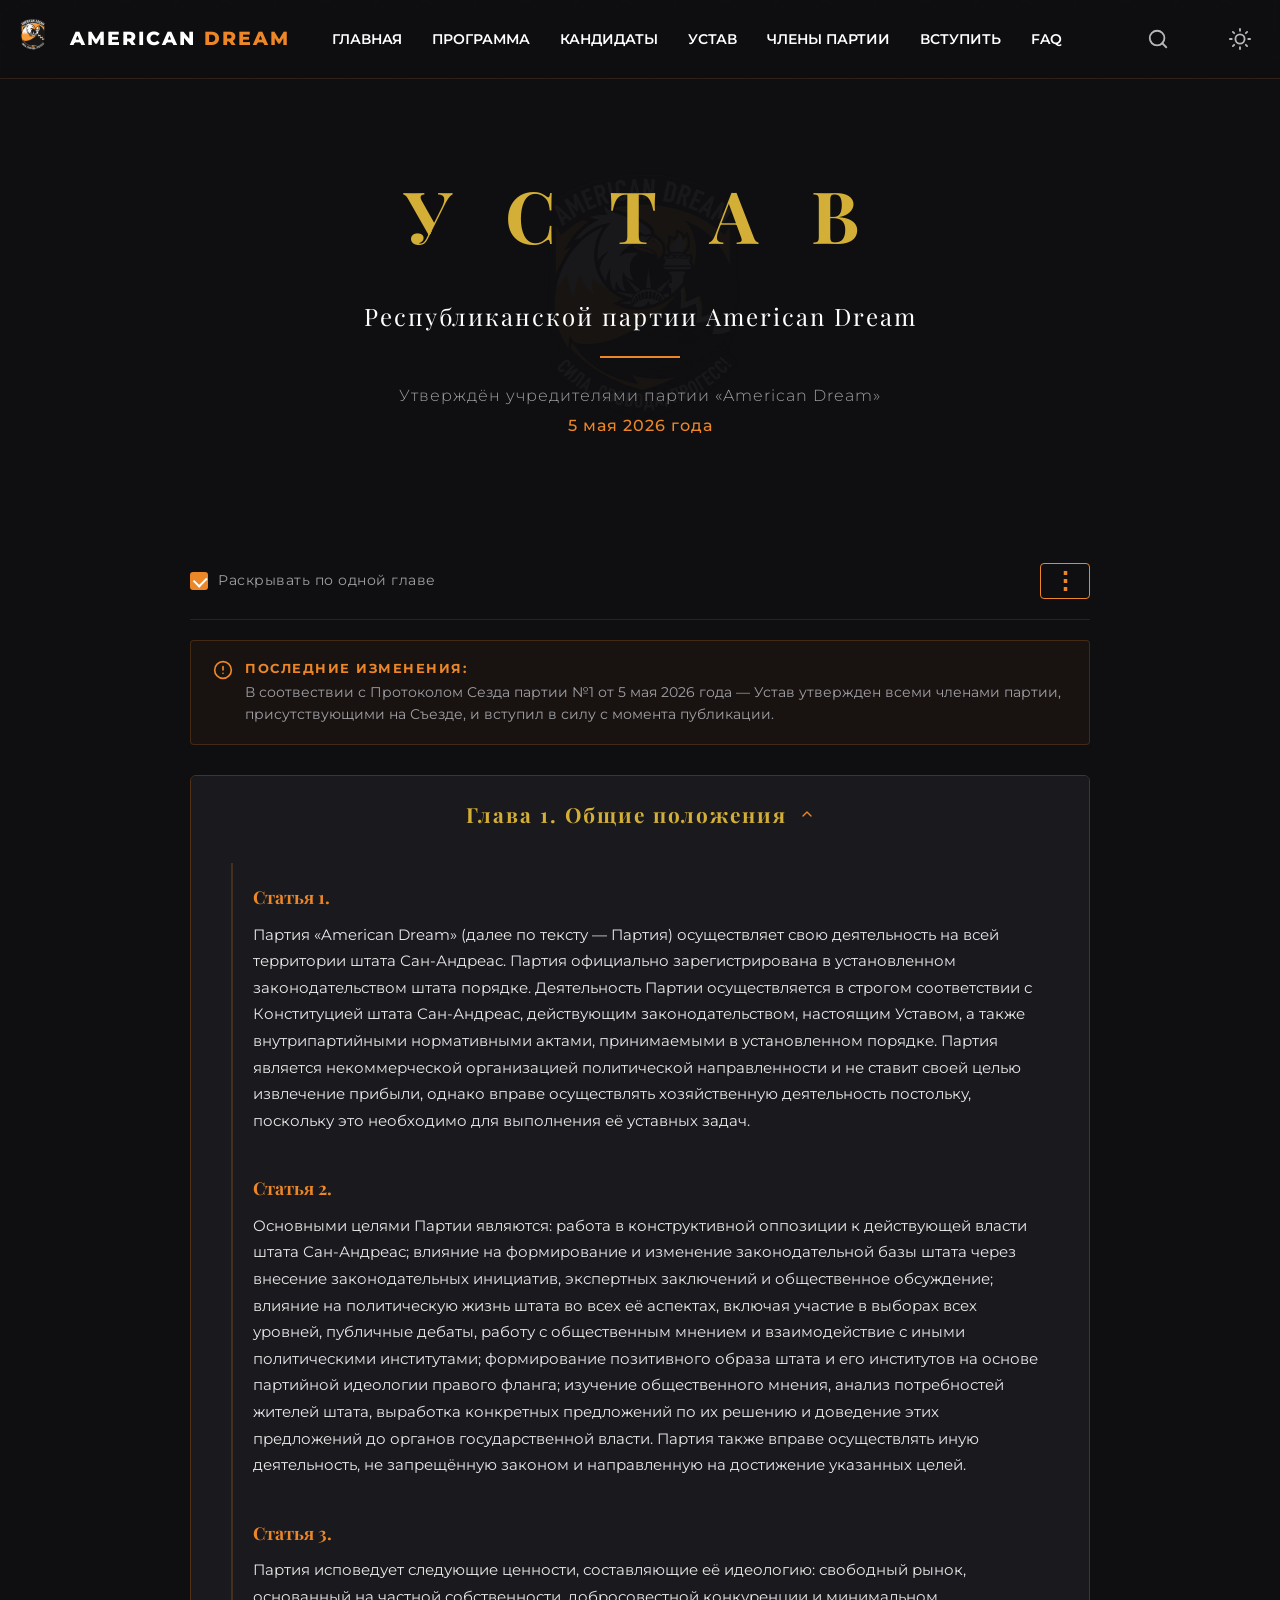
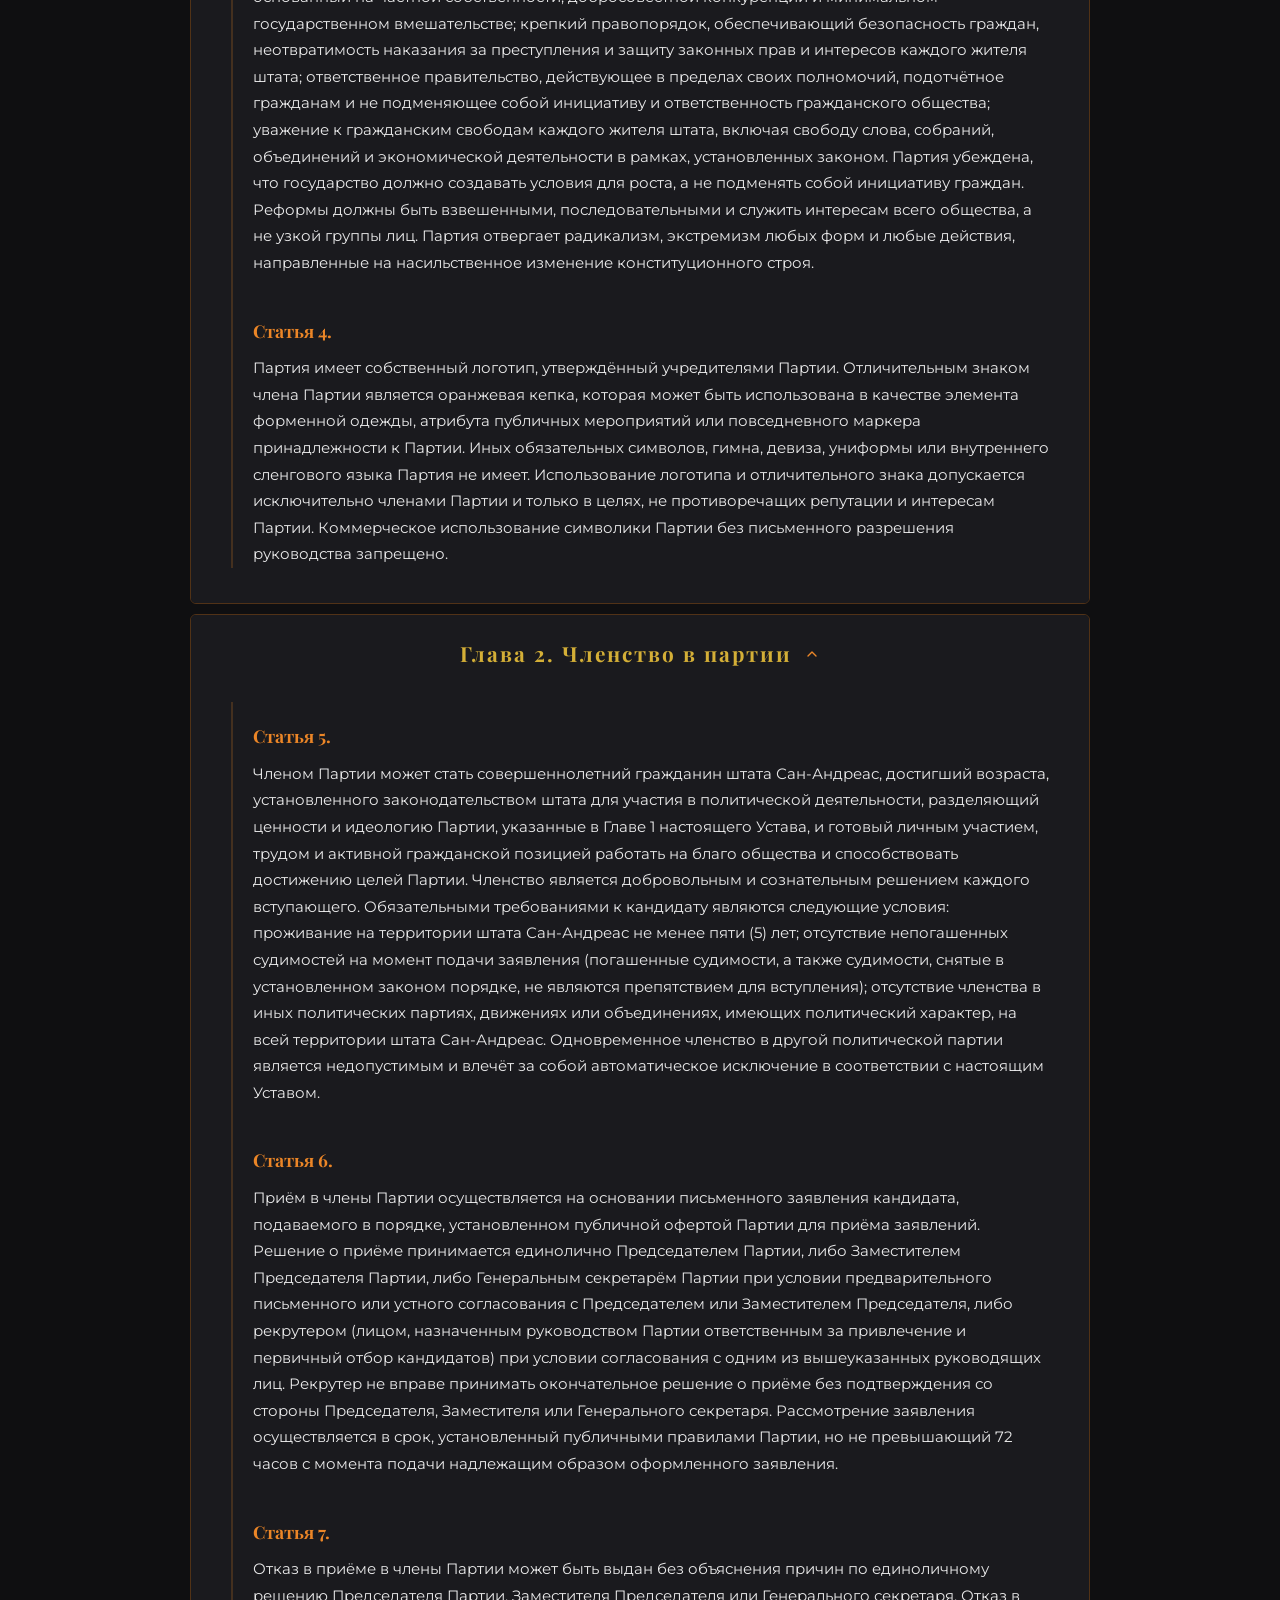
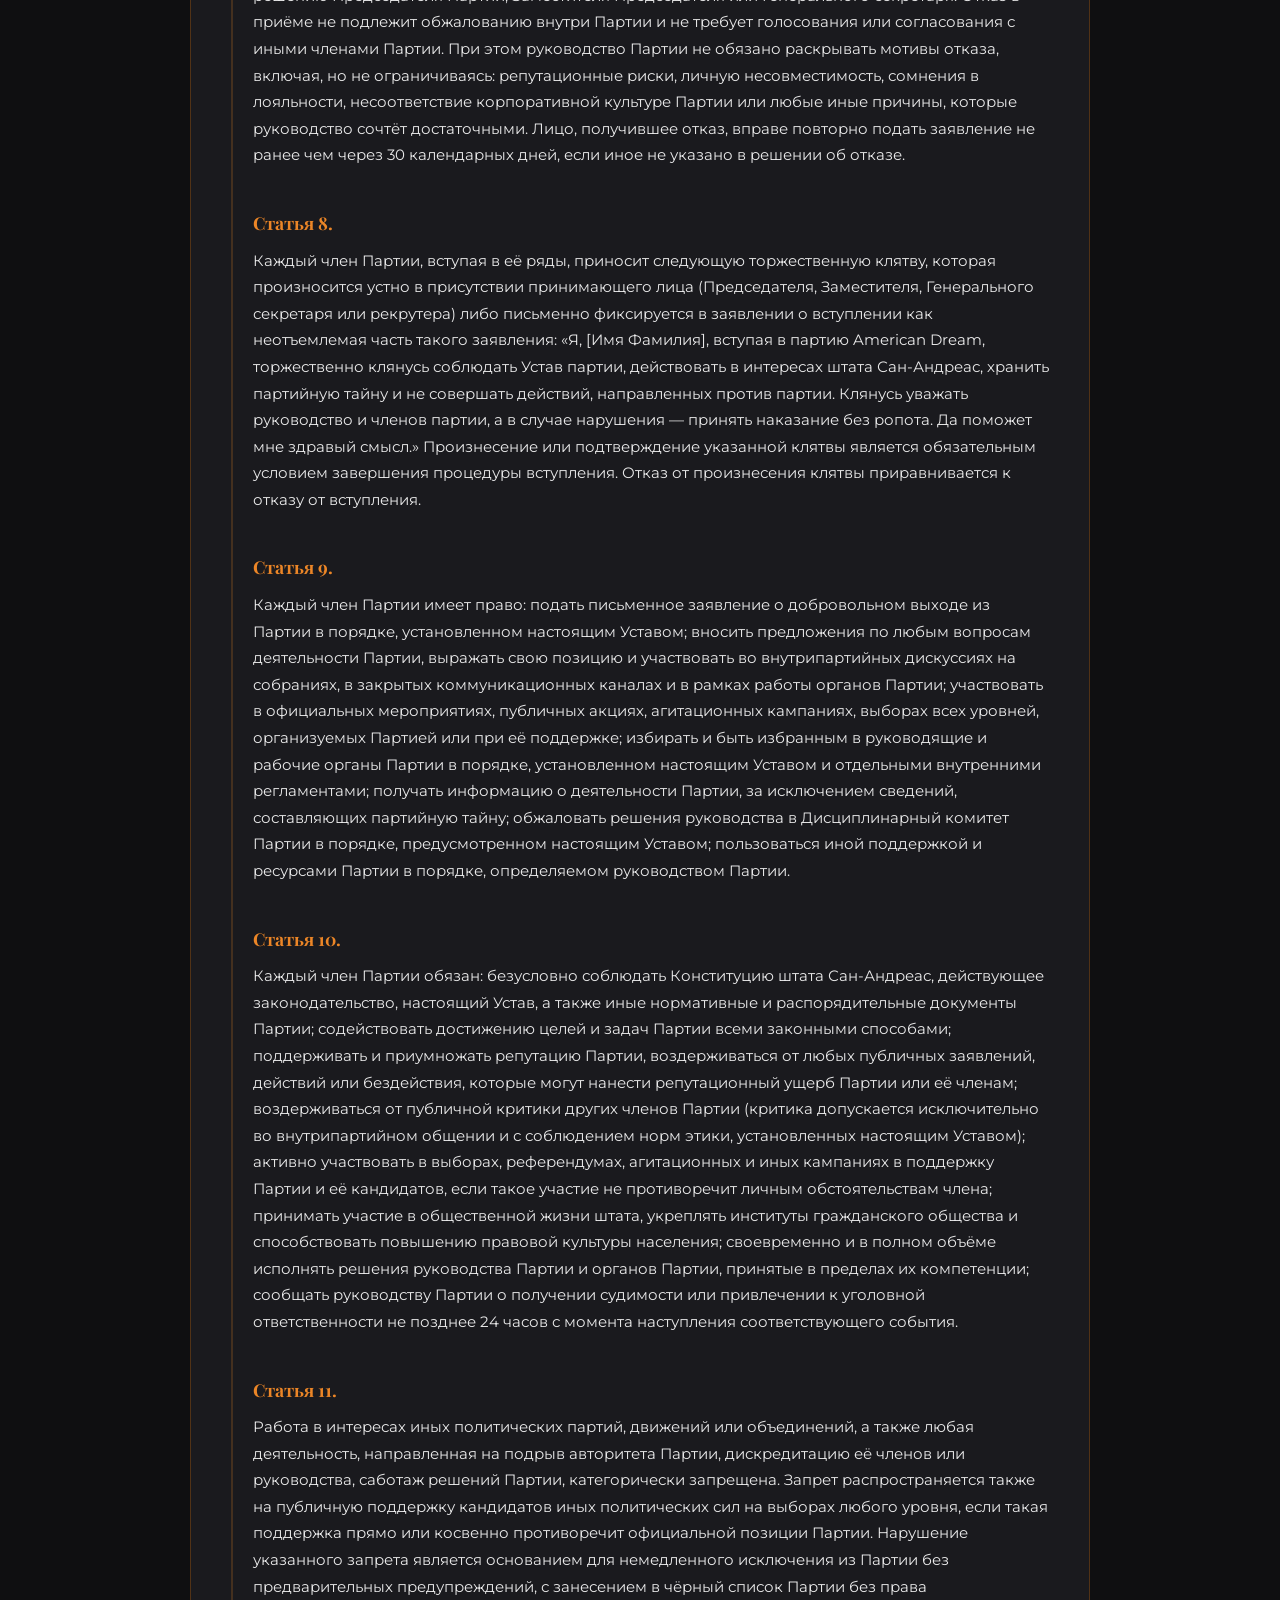
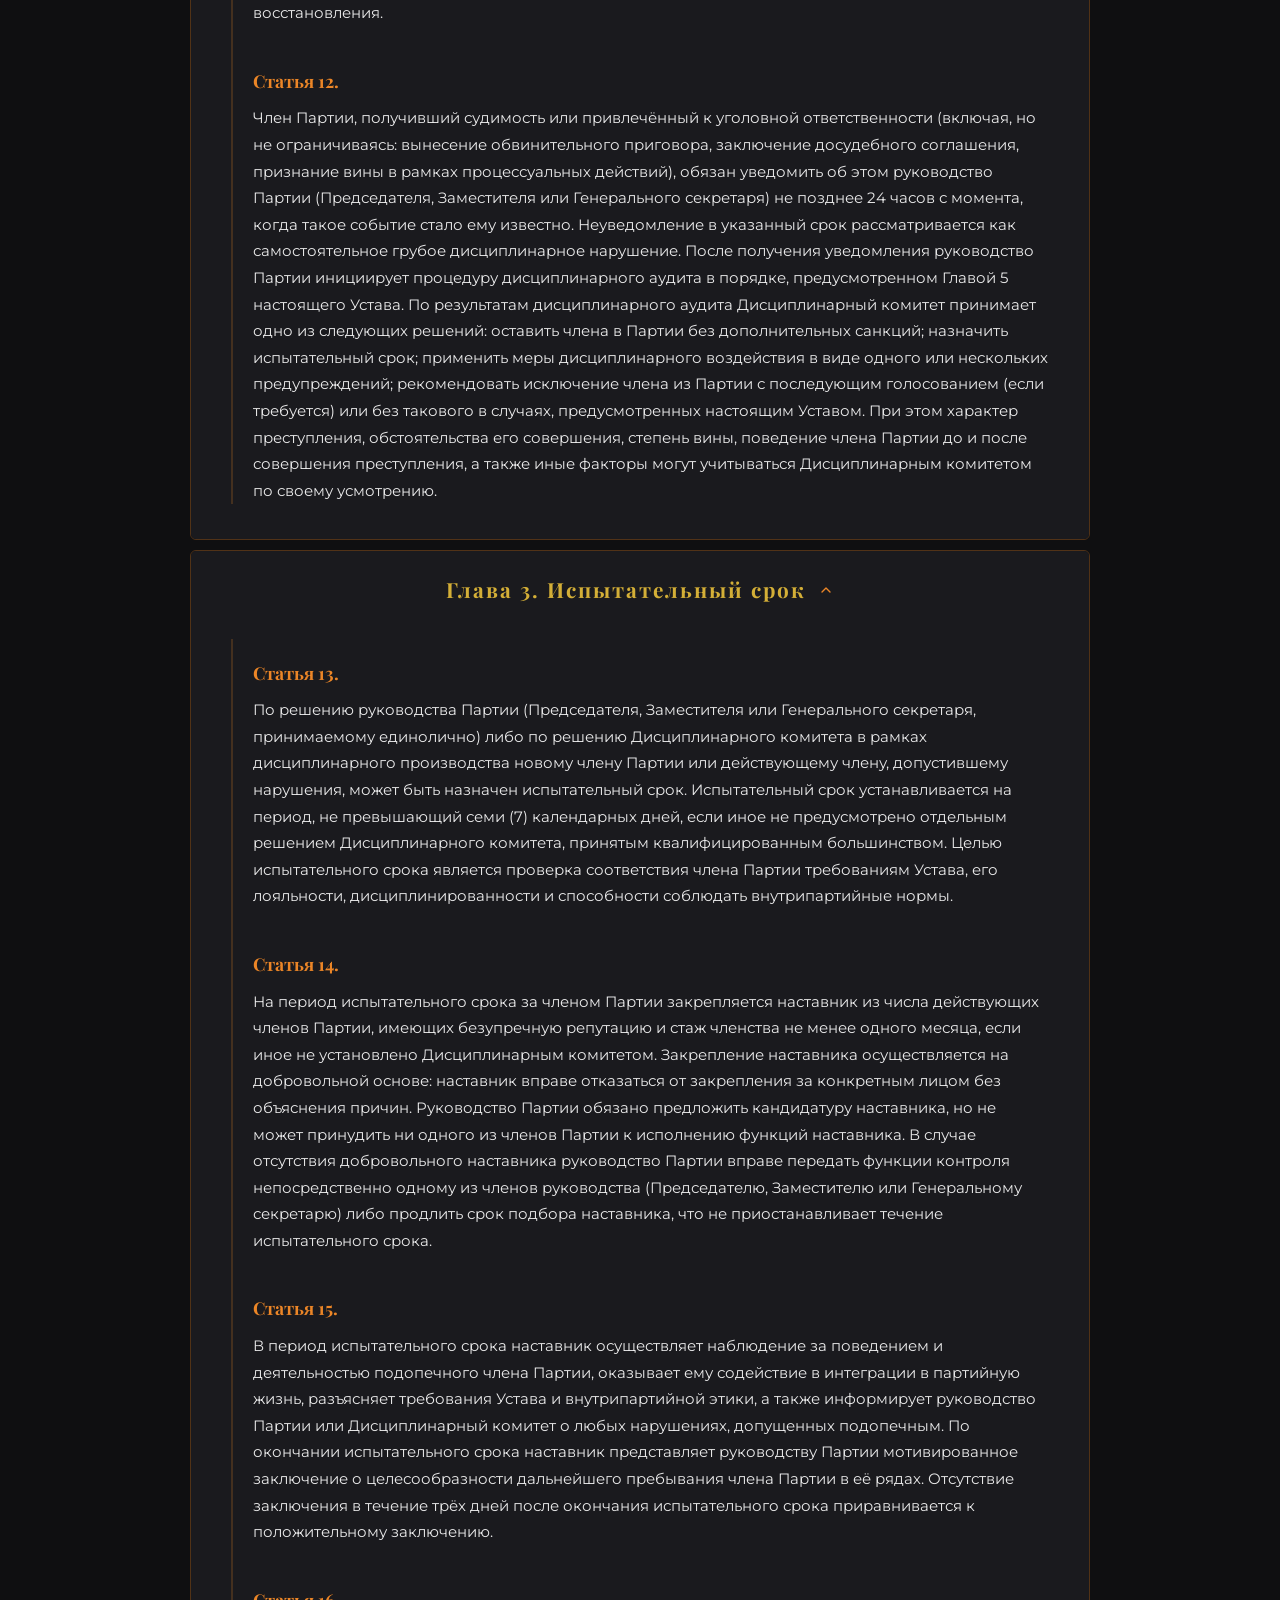
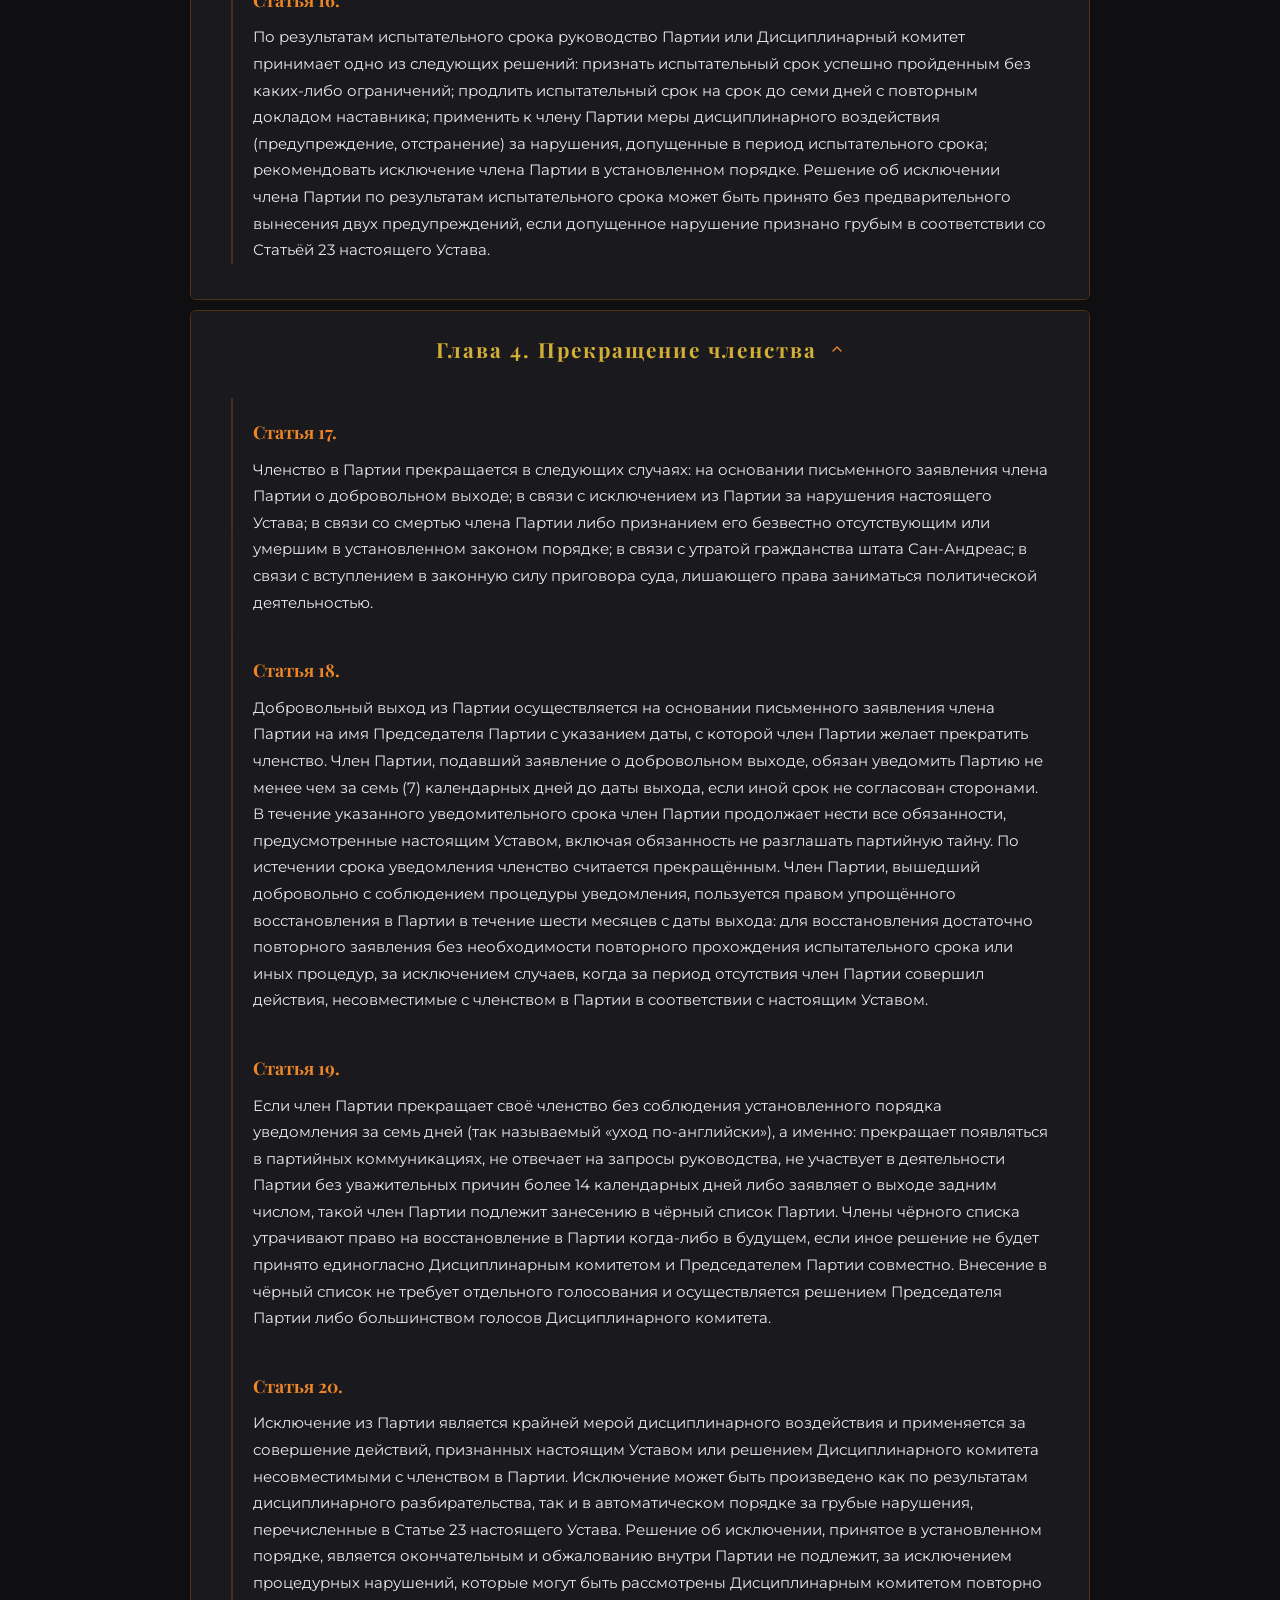
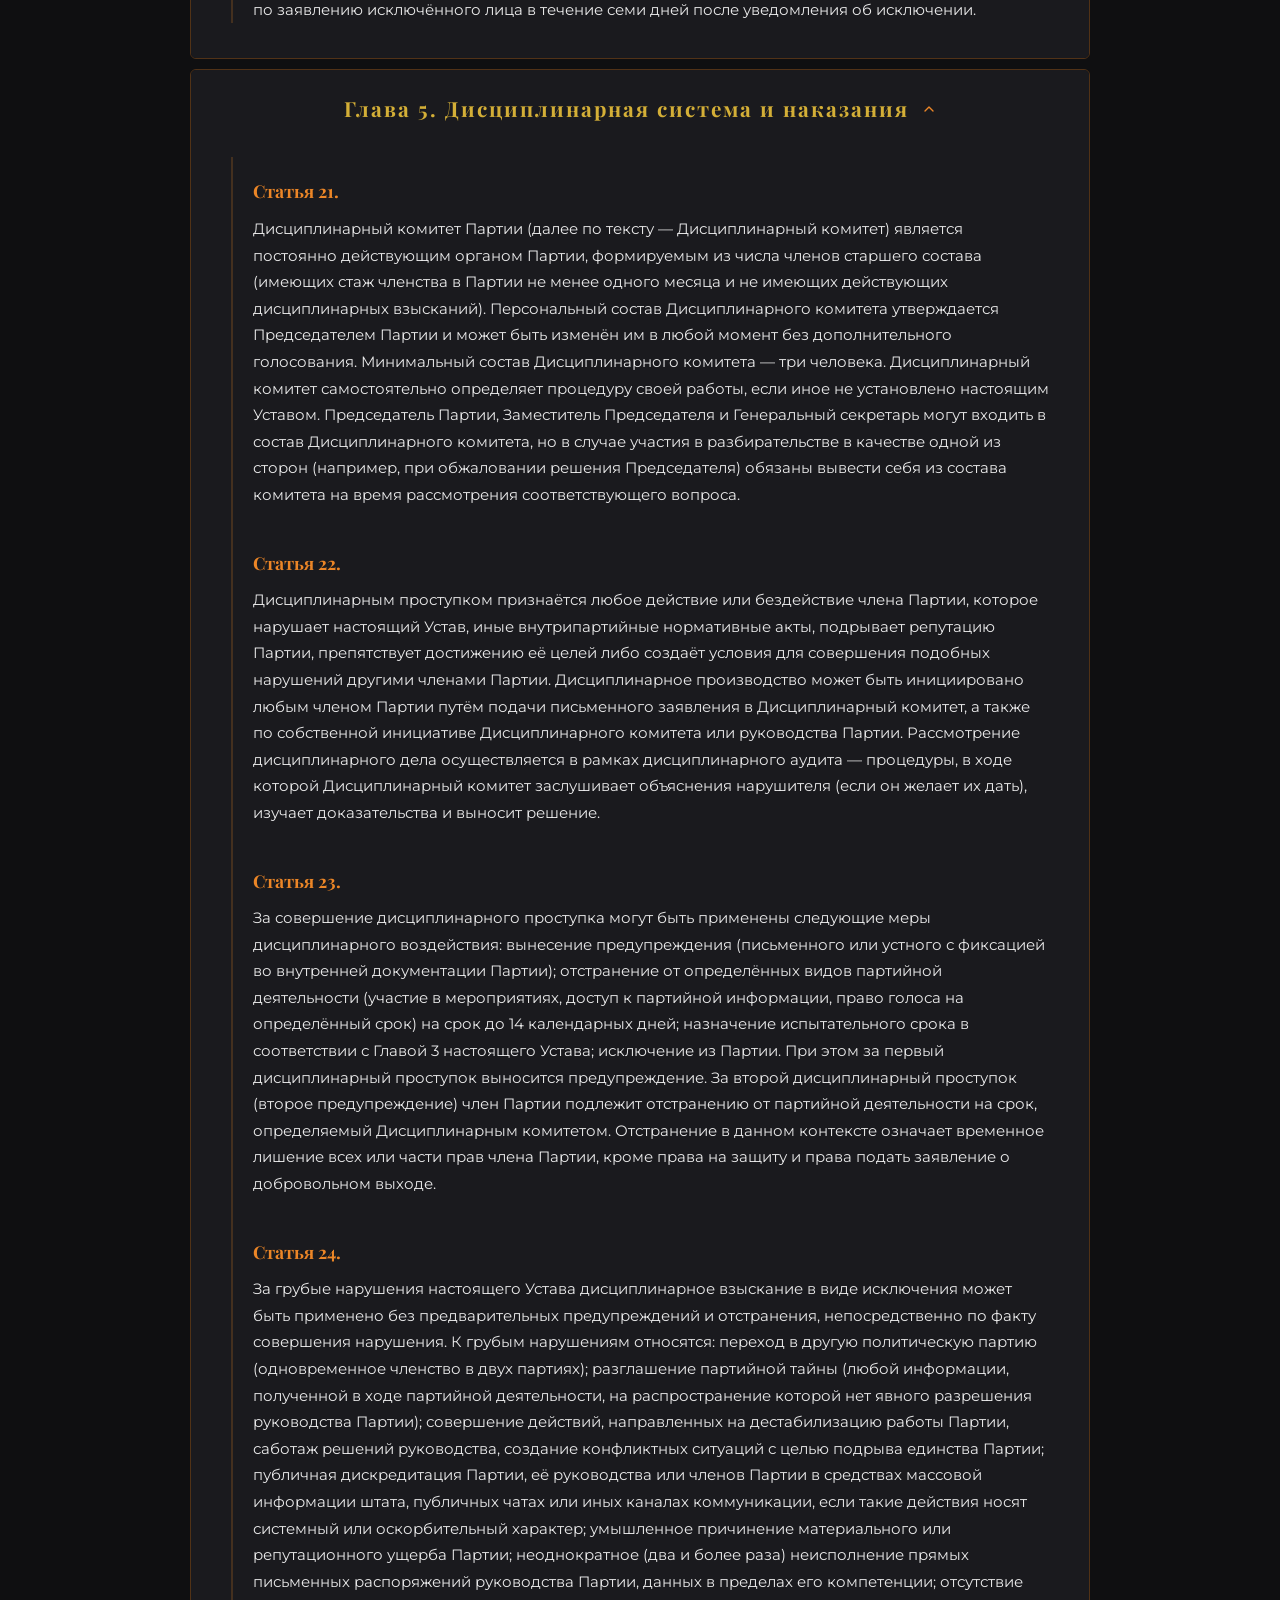
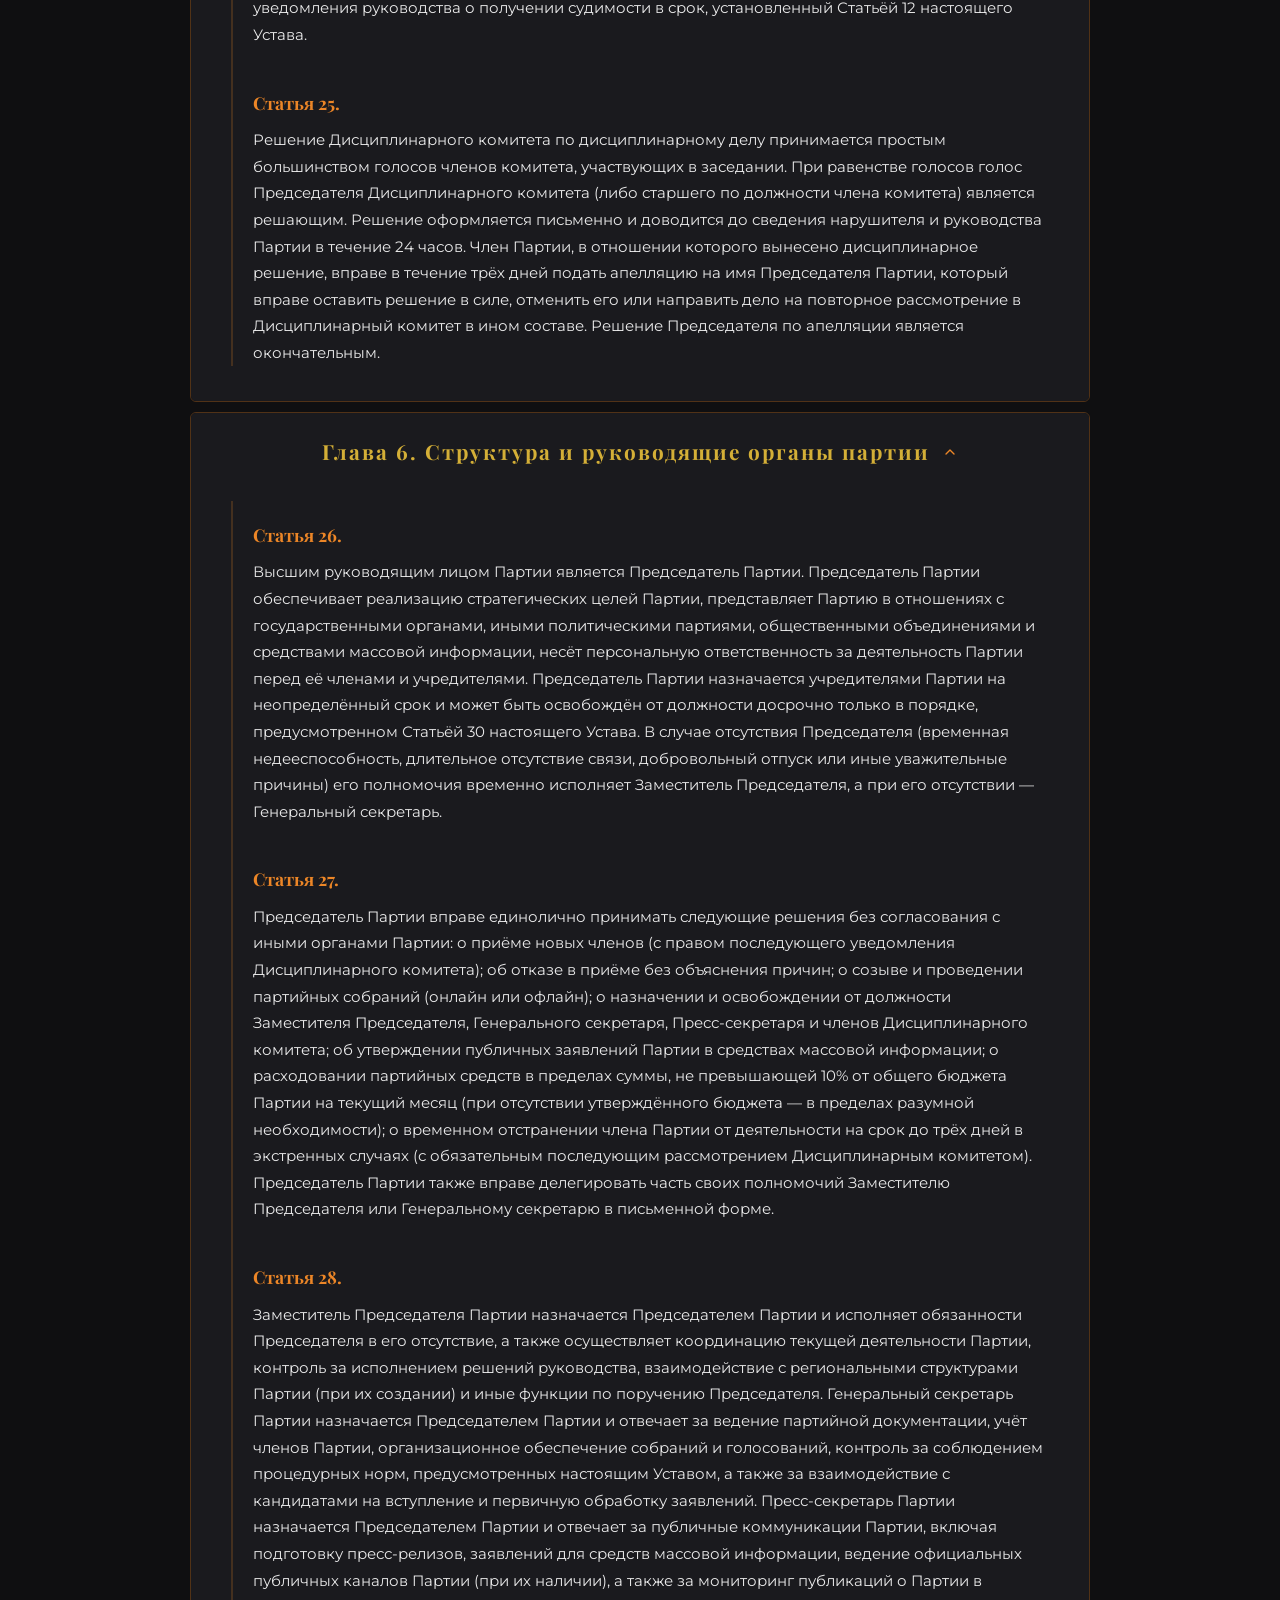
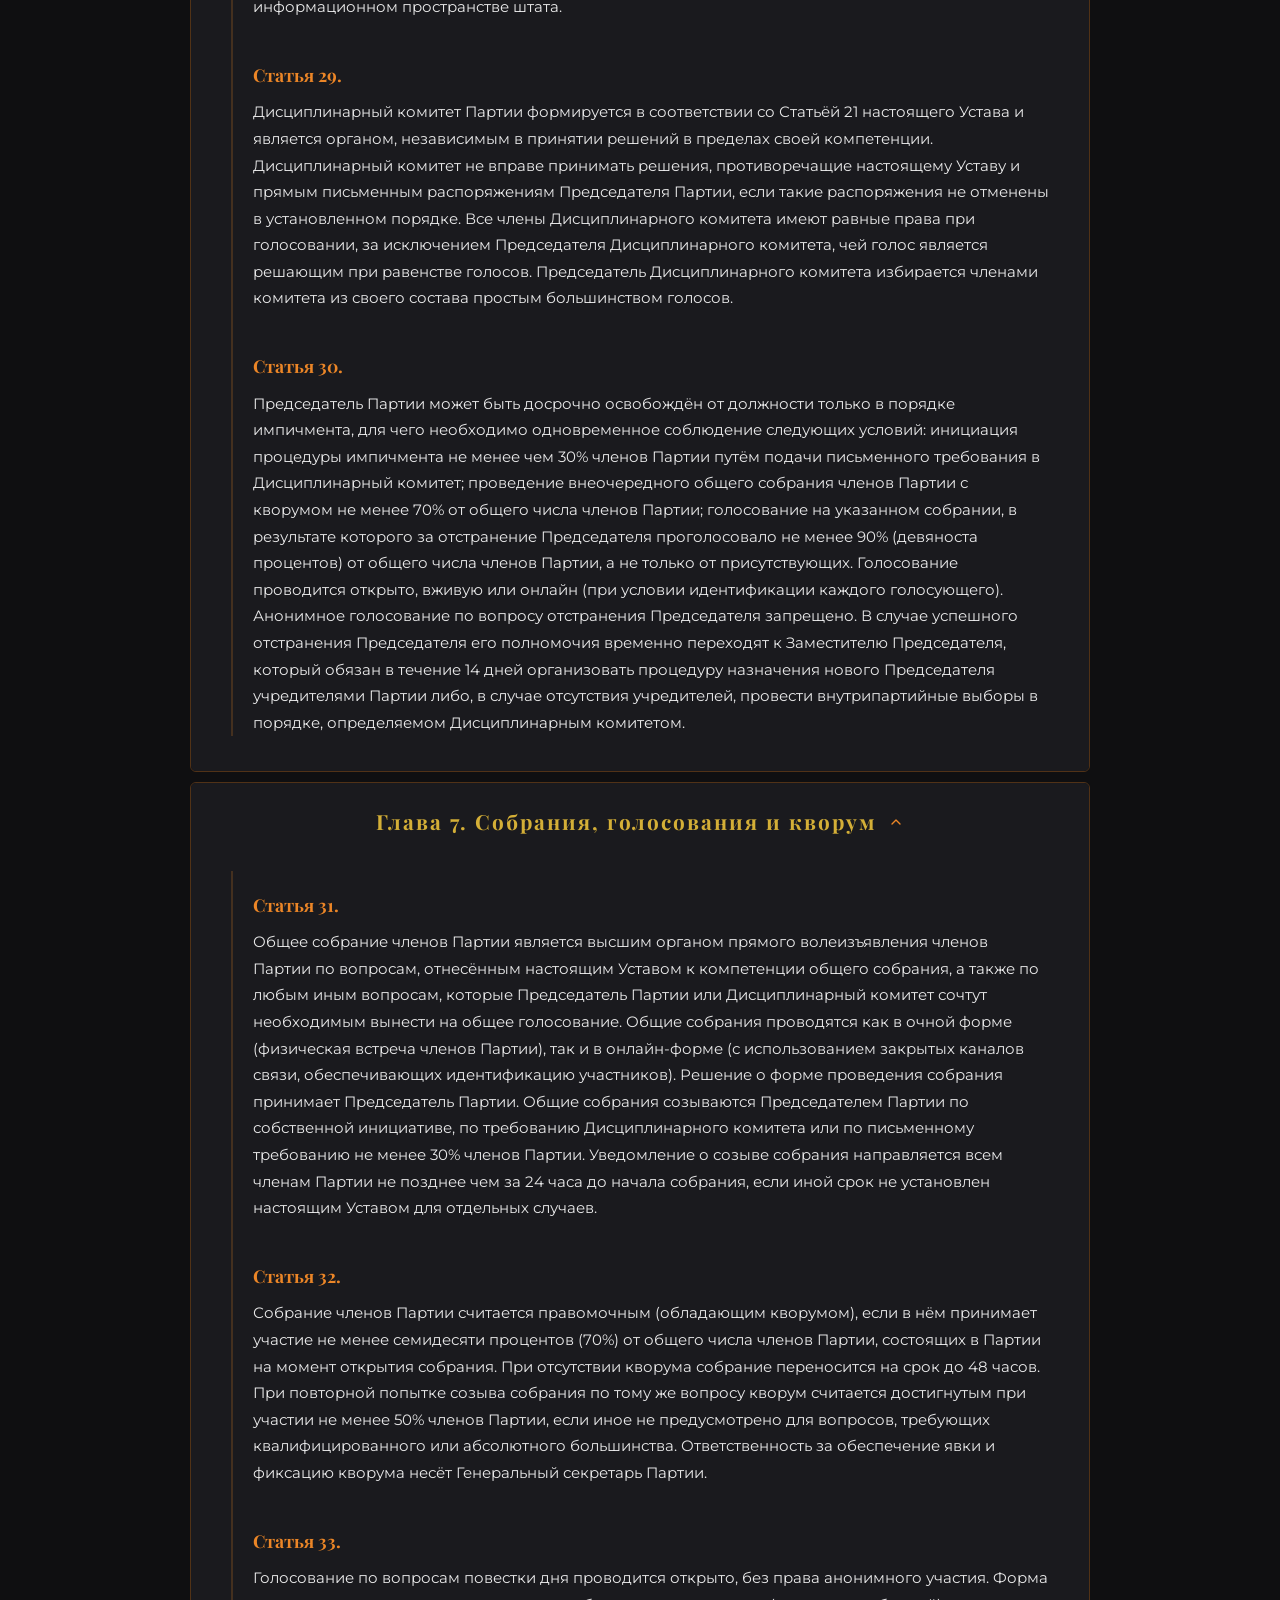
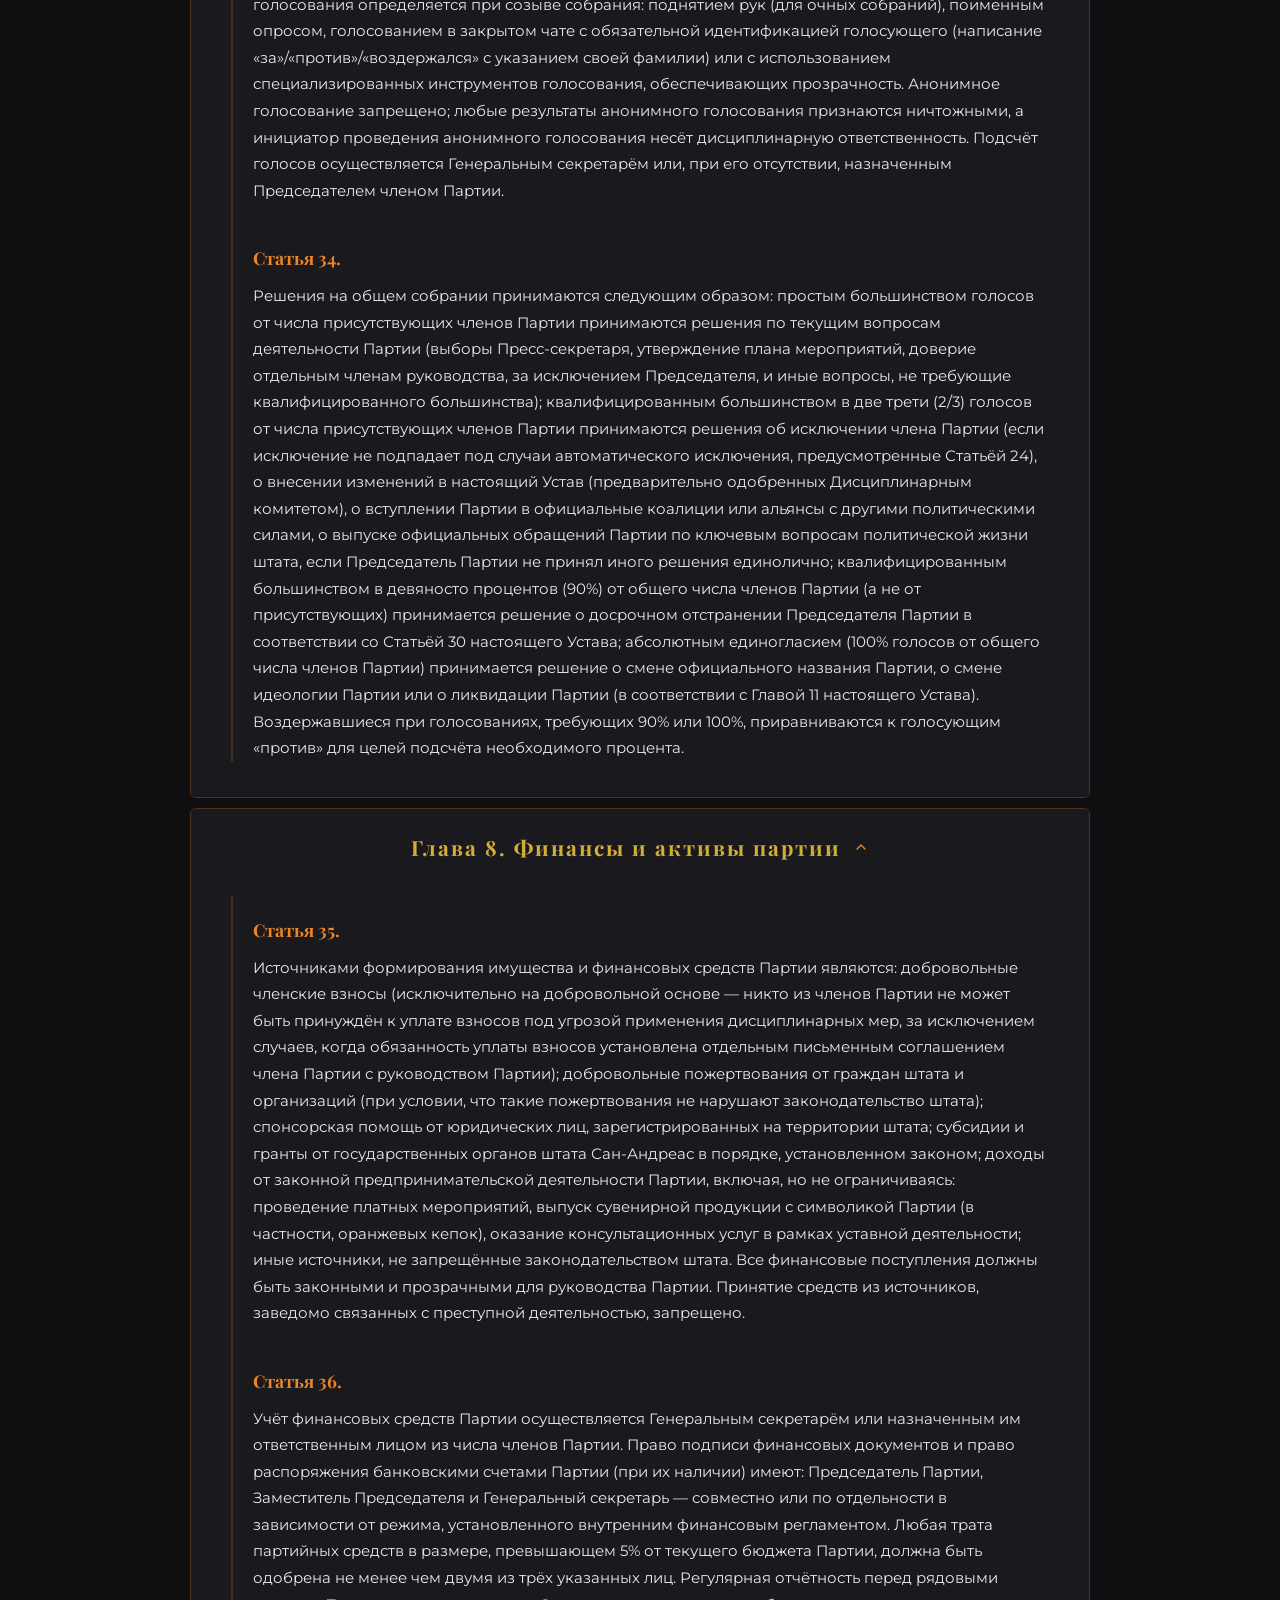
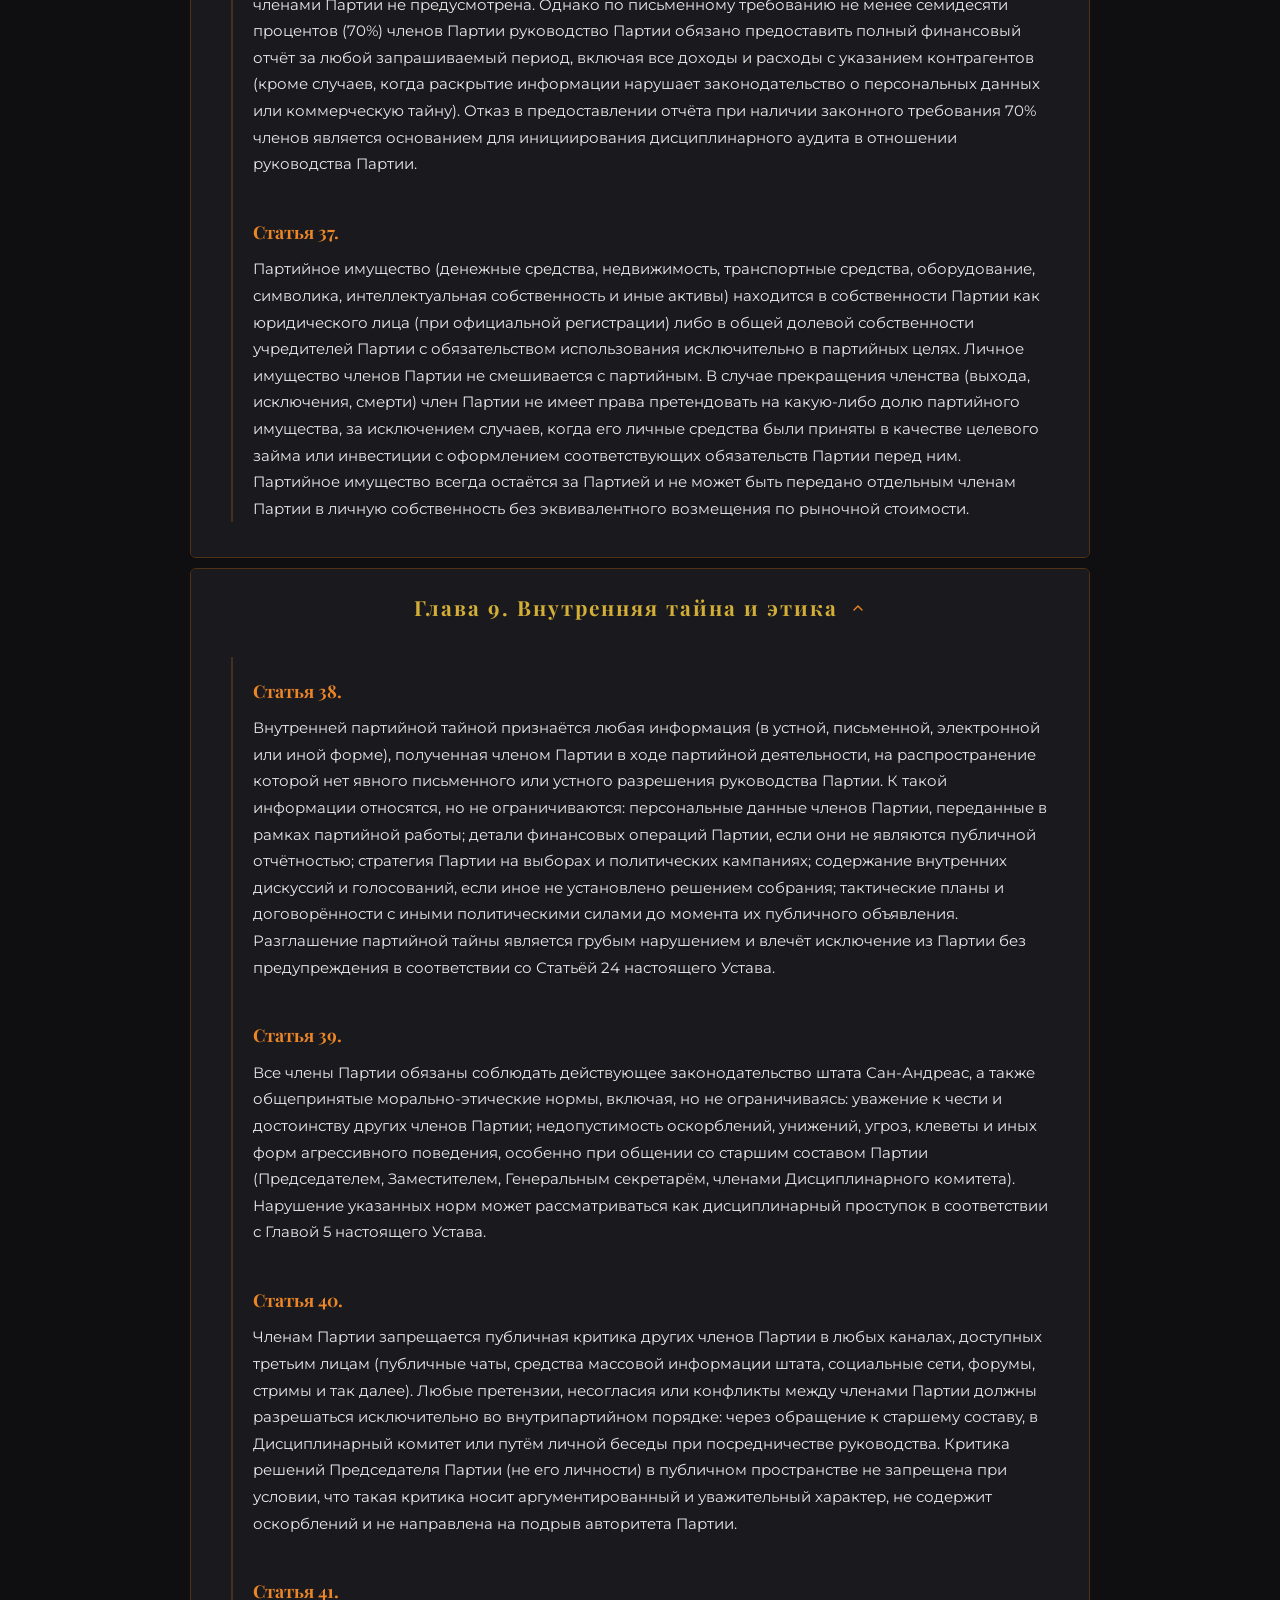
<file: pages/charter/index.html>
<!DOCTYPE html>
<html lang="ru">

<head>
    <meta charset="UTF-8">
    <meta name="viewport" content="width=device-width, initial-scale=1.0">
    <meta name="description"
        content="Устав Республиканской партии American Dream — основной документ, регламентирующий деятельность партии.">
    <meta name="keywords" content="устав, American Dream, партия, регламент, структура">
    <meta name="author" content="American Dream Party">
    <meta name="theme-color" content="#ec8627">

    <meta property="og:title" content="Устав партии | American Dream">
    <meta property="og:description"
        content="Устав Республиканской партии American Dream — основной документ, регламентирующий деятельность партии.">
    <meta property="og:type" content="website">
    <meta property="og:url" content="https://american-dream.com/pages/charter/">
    <meta property="og:image" content="../../assets/images/logo.png">

    <title>Устав | American Dream</title>
    <link rel="stylesheet" href="../../global-style.css">
    <link rel="stylesheet" href="charter-style.css">
    <link rel="stylesheet" href="charter-print.css" media="print">
    <link
        href="https://fonts.googleapis.com/css2?family=Montserrat:wght@300;400;500;600;700;800&family=Playfair+Display:ital,wght@0,700;1,400;1,700&display=swap&subset=cyrillic"
        rel="stylesheet">
    <link rel="icon" type="image/png" href="../../assets/icons/favicon.png">
    <link rel="apple-touch-icon" href="../../assets/icons/favicon.png">
</head>

<body class="dark-mode">

    <div id="header-placeholder"></div>

    <main>
        <section class="charter-hero">
            <div class="charter-hero-watermark"></div>
            <div class="charter-hero-content fade-in-section">
                <h1 class="charter-title" id="charter-title">У С Т А В</h1>
                <p class="charter-subtitle" id="charter-subtitle">Республиканской партии American Dream</p>
                <div class="charter-hero-line"></div>
                <p class="charter-adopted" id="charter-adopted">Утверждён учредителями партии «American Dream»</p>
                <p class="charter-date" id="charter-date">15 января 2026 года</p>
            </div>
        </section>

        <section class="charter-controls fade-in-section">
            <div class="charter-controls-inner">
                <label class="toggle-label" title="Если включено — при раскрытии новой главы остальные закрываются">
                    <input type="checkbox" id="single-mode-toggle" checked>
                    <span class="toggle-checkmark"></span>
                    <span class="toggle-text">Раскрывать по одной главе</span>
                </label>
            </div>
        </section>

        <section class="charter-amendment-notice fade-in-section" id="amendment-notice" style="display:none;">
            <div class="amendment-notice-inner">
                <svg class="amendment-icon" viewBox="0 0 24 24" fill="none" xmlns="http://www.w3.org/2000/svg">
                    <circle cx="12" cy="12" r="10" stroke="currentColor" stroke-width="2" />
                    <path d="M12 8v4M12 16h.01" stroke="currentColor" stroke-width="2" stroke-linecap="round" />
                </svg>
                <div class="amendment-text">
                    <span class="amendment-label">Последние изменения:</span>
                    <span class="amendment-details" id="amendment-details"></span>
                </div>
            </div>
        </section>

        <section class="charter-chapters fade-in-section" id="charter-chapters"></section>

        <section class="charter-signatures fade-in-section" id="charter-signatures"></section>

        <section class="charter-history fade-in-section" id="charter-history"></section>

        <section class="charter-cta-section fade-in-section">
            <div class="charter-cta-card">
                <h2 class="charter-cta-title">Хочешь участвовать в разработке устава?</h2>
                <p class="charter-cta-text">Вступай в партию American Dream и вноси свои предложения по
                    совершенствованию партийных документов.</p>
                <a href="../apply/index.html" class="charter-cta-btn">Вступить в партию</a>
            </div>
        </section>
    </main>

    <div id="footer-placeholder"></div>

    <script src="../../global-script.js"></script>
    <script src="charter-script.js"></script>
</body>

</html>
</file>
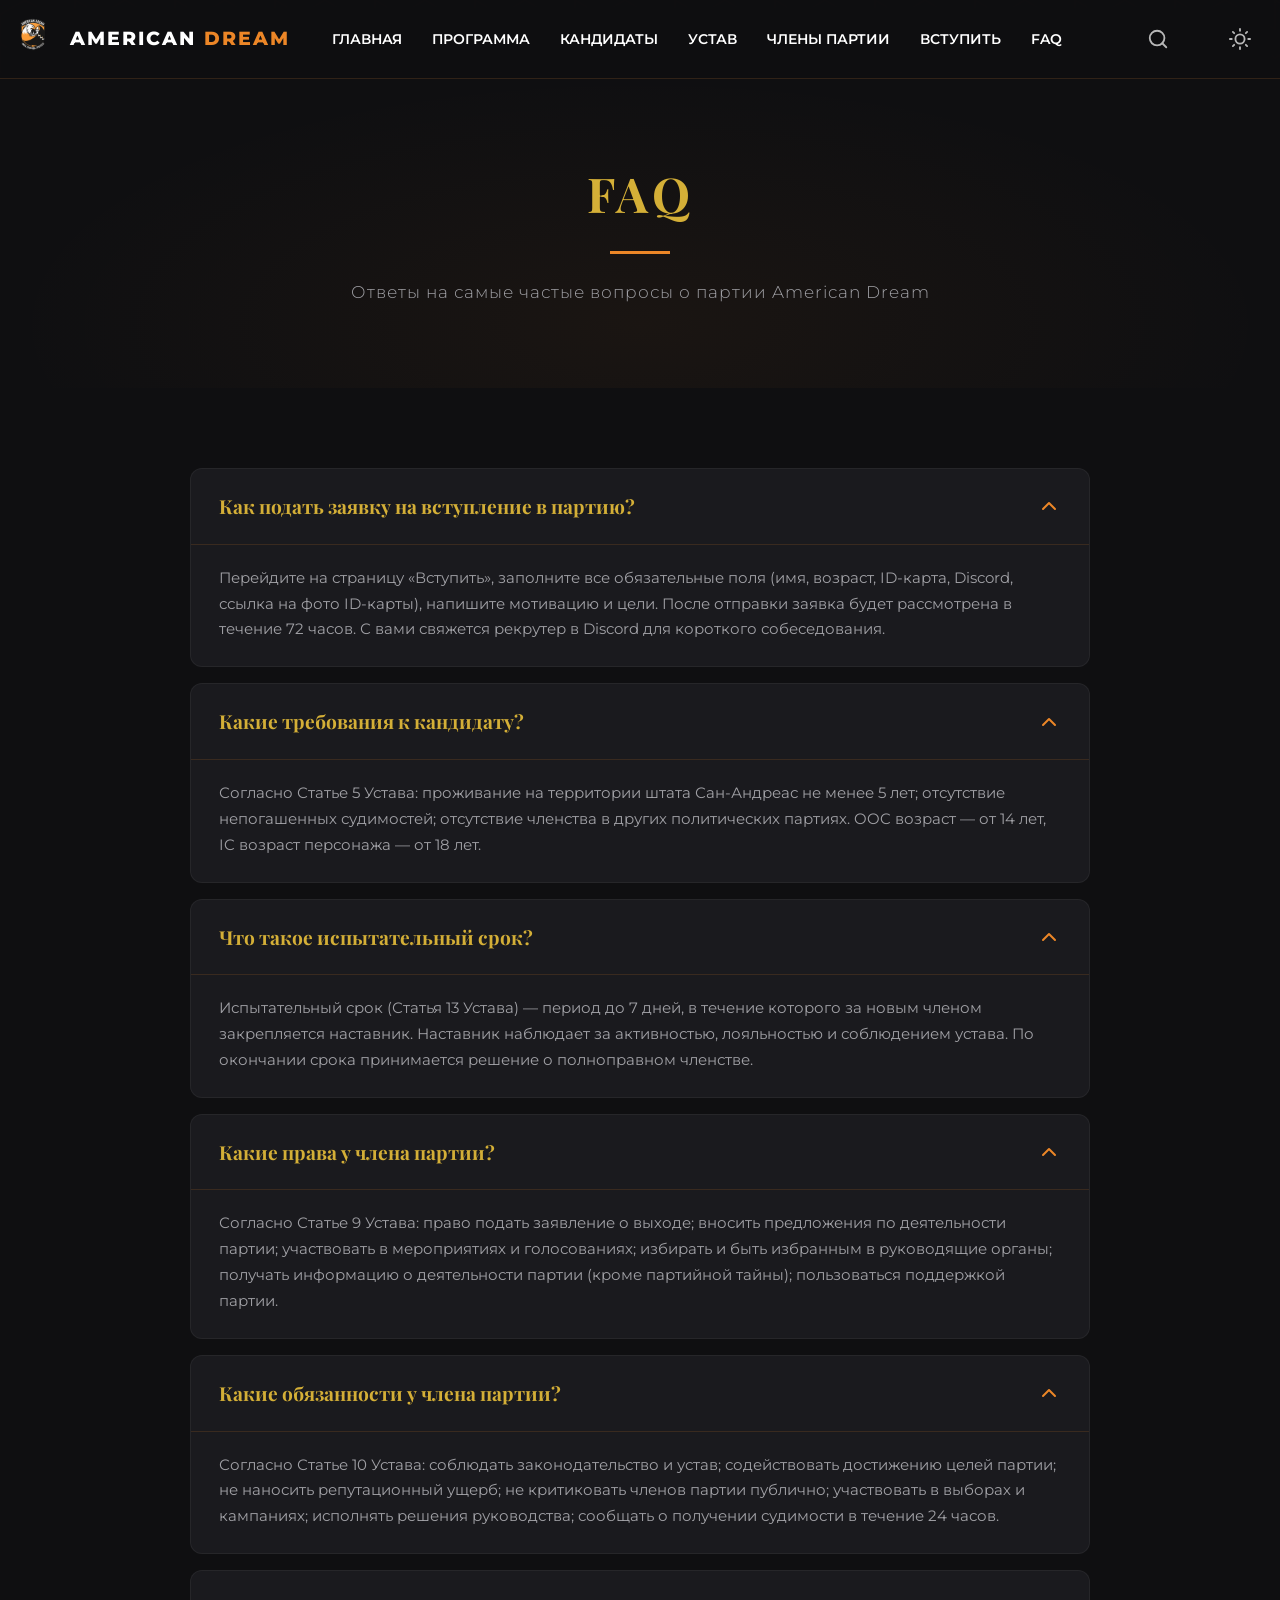
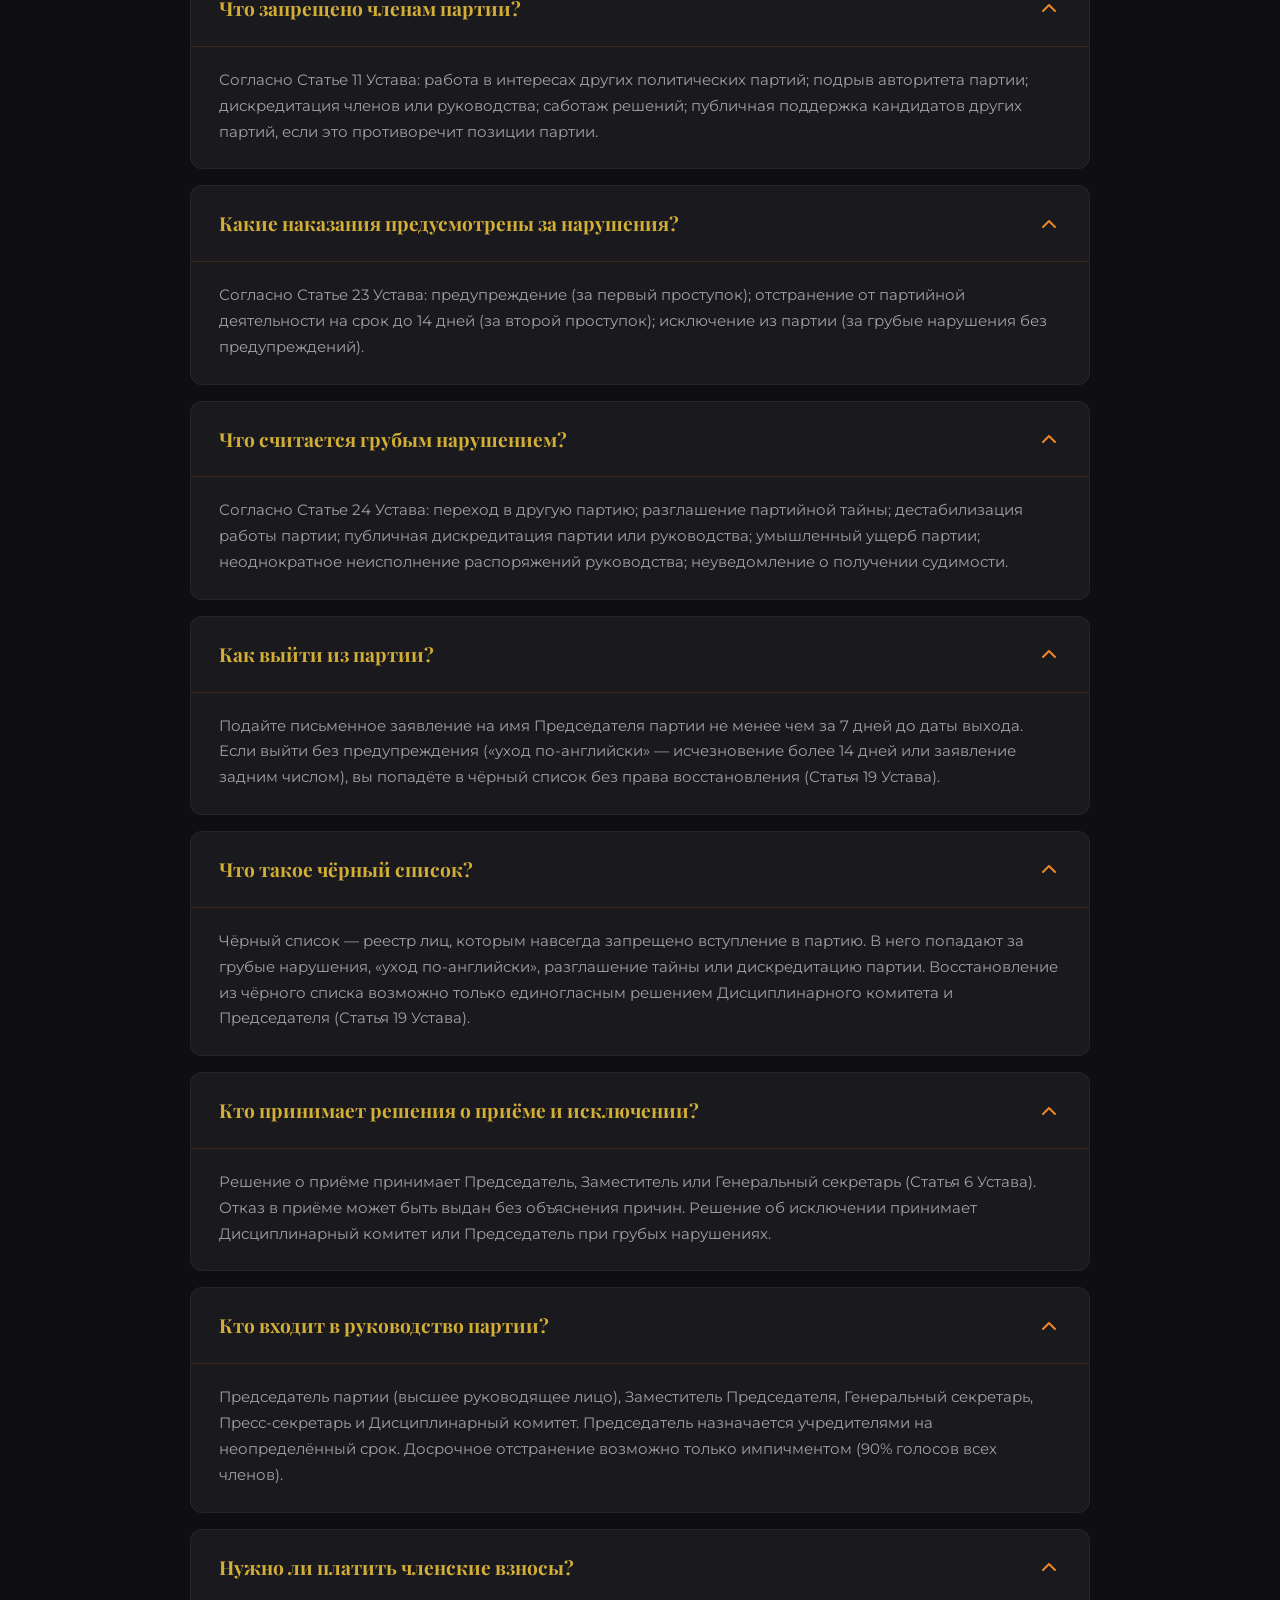
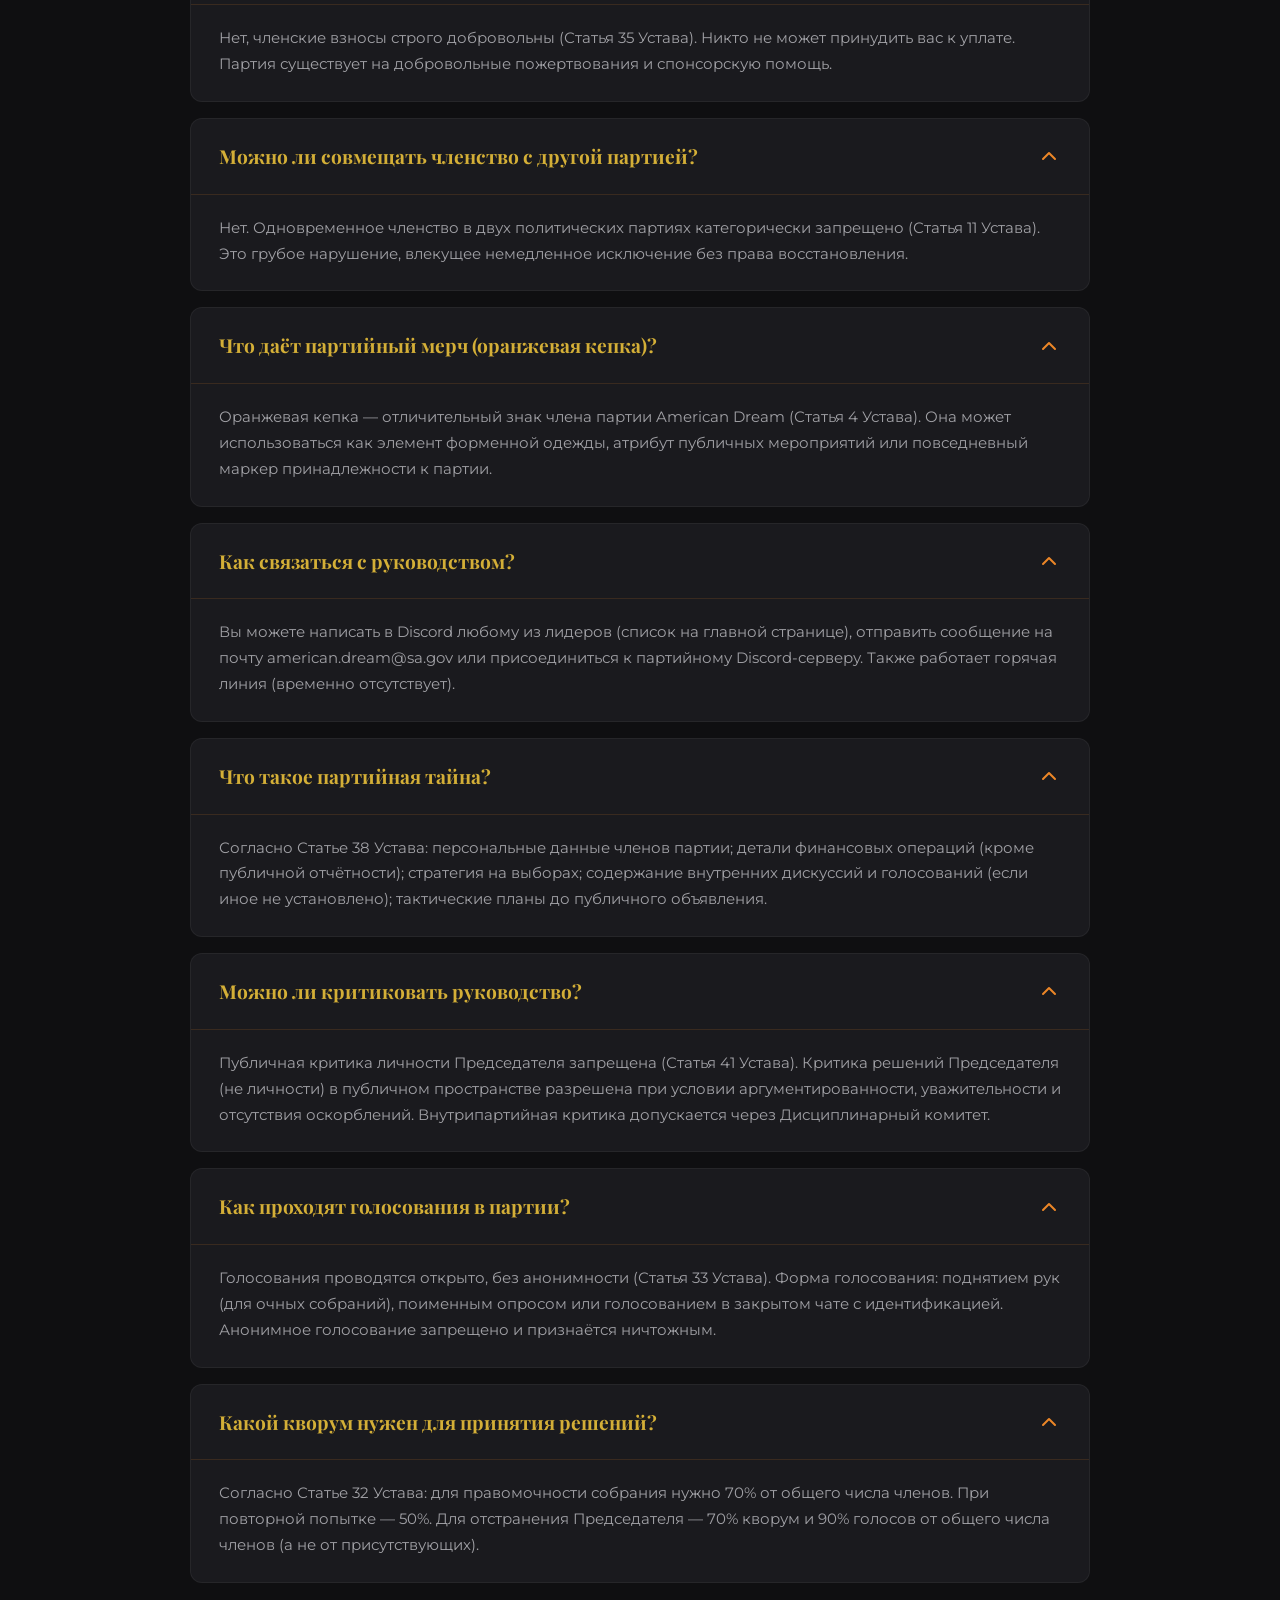
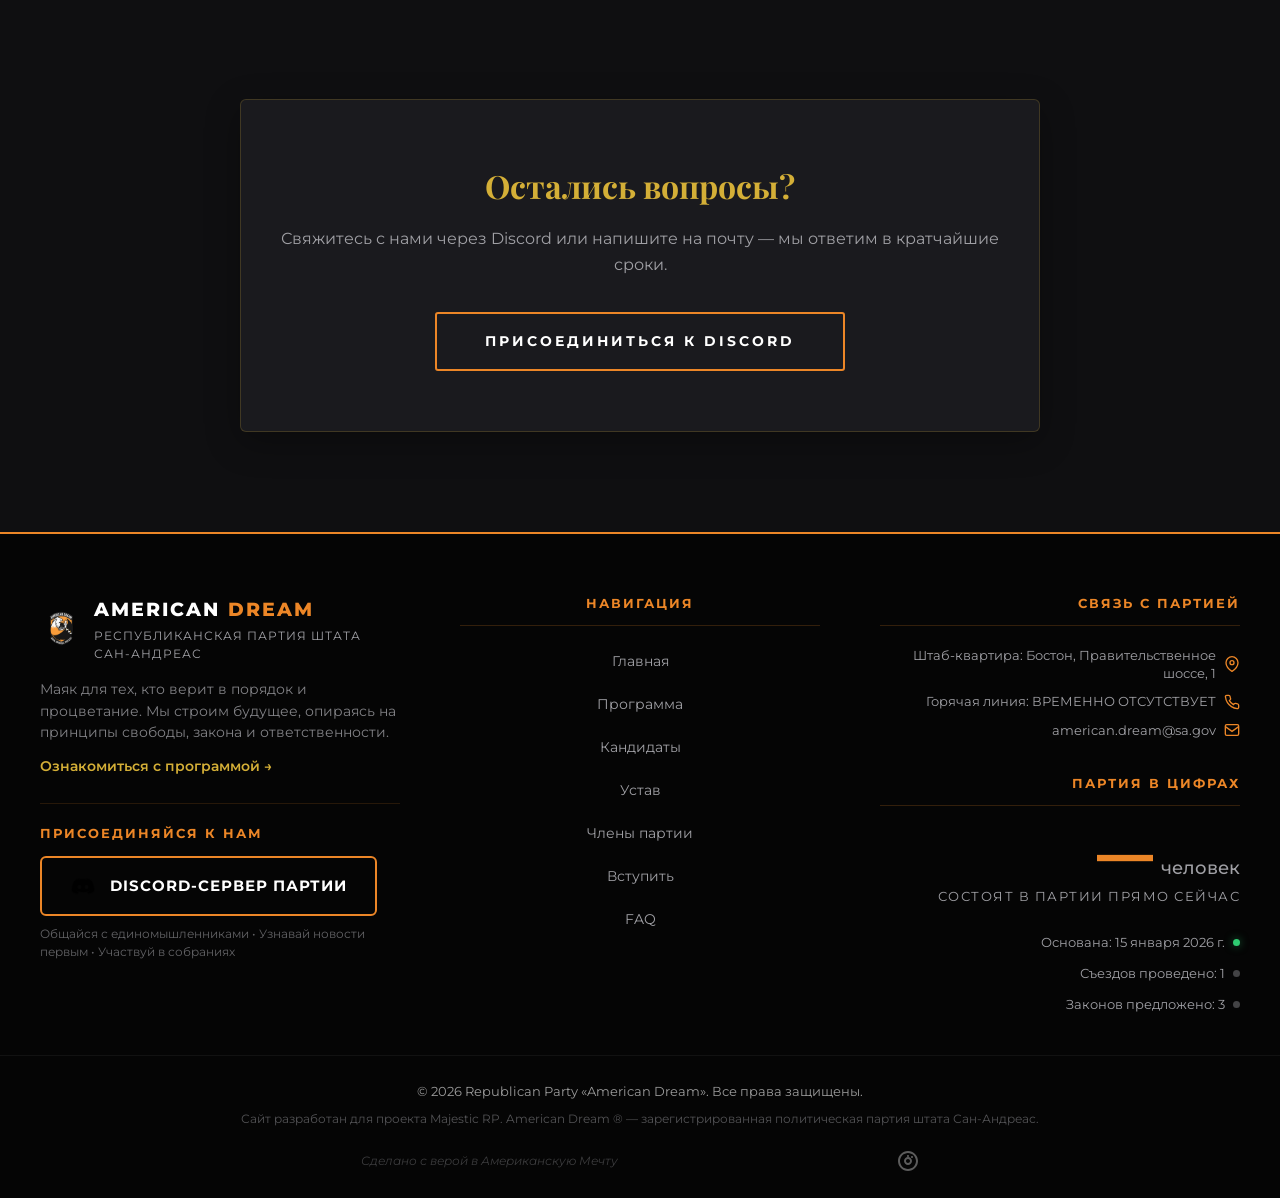
<file: pages/faq/index.html>
<!DOCTYPE html>
<html lang="ru">
<head>
    <meta charset="UTF-8">
    <meta name="viewport" content="width=device-width, initial-scale=1.0">
    <meta name="description" content="Часто задаваемые вопросы о партии American Dream — вступление, требования, устав, чёрный список и другие ответы.">
    <meta name="keywords" content="FAQ, вопросы, ответы, American Dream, партия, вступление, устав">
    <meta name="author" content="American Dream Party">
    <meta name="theme-color" content="#ec8627">
    
    <meta property="og:title" content="FAQ | American Dream">
    <meta property="og:description" content="Ответы на частые вопросы о партии American Dream.">
    <meta property="og:type" content="website">
    <meta property="og:url" content="https://american-dream.com/pages/faq/">
    <meta property="og:image" content="../../assets/images/logo.png">
    
    <title>FAQ | American Dream</title>
    
    <link rel="stylesheet" href="../../global-style.css">
    <link rel="stylesheet" href="faq-style.css">
    <link href="https://fonts.googleapis.com/css2?family=Montserrat:wght@300;400;500;600;700;800&family=Playfair+Display:ital,wght@0,700;1,400;1,700&display=swap&subset=cyrillic" rel="stylesheet">
    
    <link rel="icon" type="image/png" href="../../assets/icons/favicon.png">
    <link rel="apple-touch-icon" href="../../assets/icons/favicon.png">
</head>
<body class="dark-mode">

    <div id="header-placeholder"></div>

    <main>
        <!-- HERO -->
        <section class="faq-hero">
            <div class="faq-hero-bg"></div>
            <div class="faq-hero-content fade-in-section">
                <h1 class="faq-hero-title">FAQ</h1>
                <div class="faq-hero-line"></div>
                <p class="faq-hero-subtitle">Ответы на самые частые вопросы о партии American Dream</p>
            </div>
        </section>

        <!-- АККОРДЕОН С ВОПРОСАМИ -->
        <section class="faq-section fade-in-section">
            <div class="faq-container" id="faq-container">
                <!-- Сюда JS загрузит вопросы и ответы -->
            </div>
        </section>

        <!-- CTA СЕКЦИЯ -->
        <section class="faq-cta-section fade-in-section">
            <div class="faq-cta-card">
                <h2 class="faq-cta-title">Остались вопросы?</h2>
                <p class="faq-cta-text">Свяжитесь с нами через Discord или напишите на почту — мы ответим в кратчайшие сроки.</p>
                <a href="https://discord.gg/2MrcUENkaD" target="_blank" class="faq-cta-btn">Присоединиться к Discord</a>
            </div>
        </section>
    </main>

    <div id="footer-placeholder"></div>

    <script src="../../global-script.js"></script>
    <script src="faq-script.js"></script>
</body>
</html>
</file>
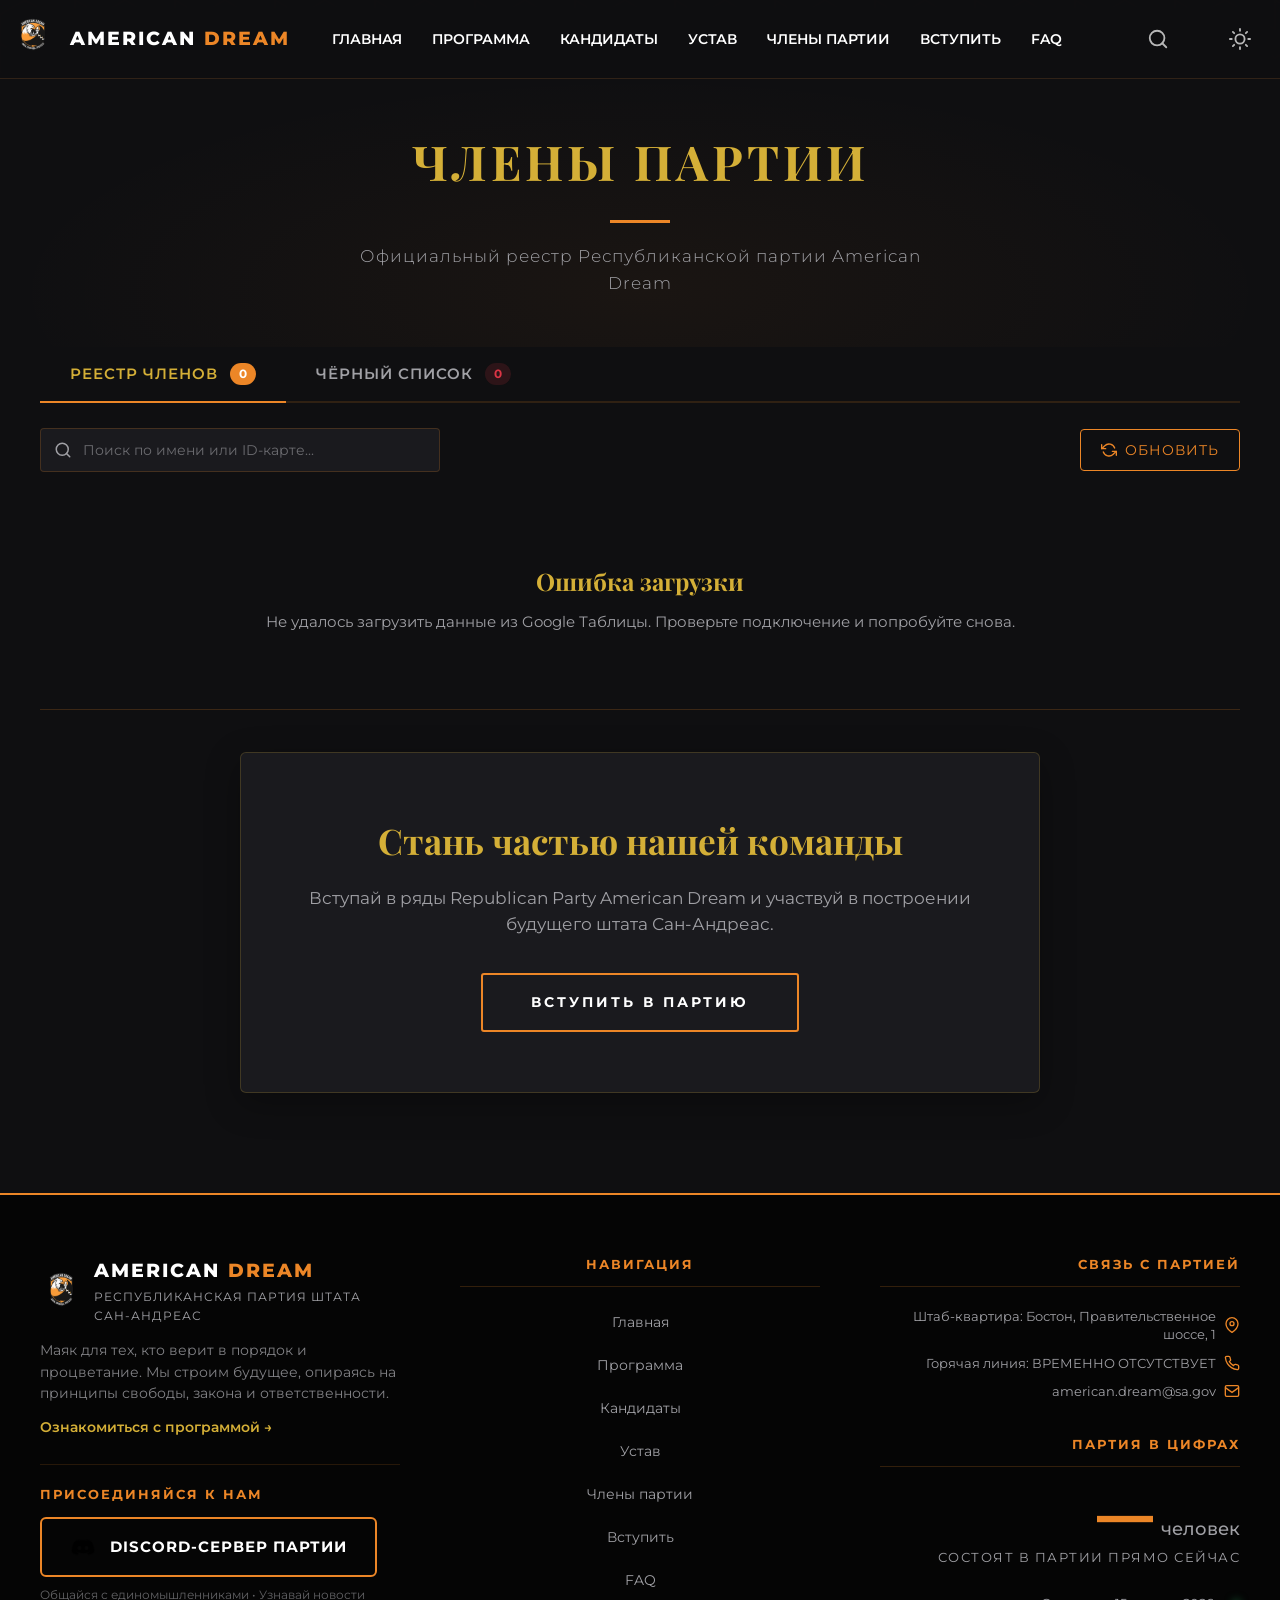
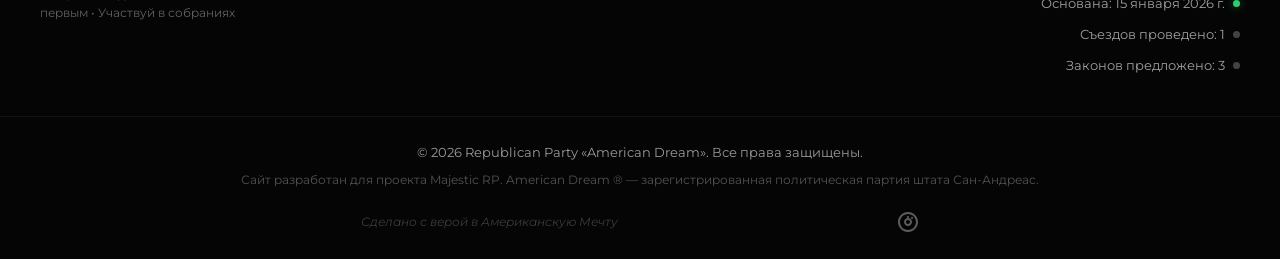
<file: pages/members/index.html>
<!DOCTYPE html>
<html lang="ru">
<head>
    <meta charset="UTF-8">
    <meta name="viewport" content="width=device-width, initial-scale=1.0">
    <meta name="description" content="Реестр членов Республиканской партии American Dream — действующие члены и чёрный список.">
    <meta name="keywords" content="члены партии, реестр, American Dream, чёрный список">
    <meta name="author" content="American Dream Party">
    <meta name="theme-color" content="#ec8627">

    <meta property="og:title" content="Члены партии | American Dream">
    <meta property="og:description" content="Официальный реестр членов Республиканской партии American Dream.">
    <meta property="og:type" content="website">
    <meta property="og:url" content="https://american-dream.com/pages/members/">
    <meta property="og:image" content="../../assets/images/logo.png">

    <title>Члены партии | American Dream</title>
    <link rel="stylesheet" href="../../global-style.css">
    <link rel="stylesheet" href="members-style.css">
    <link href="https://fonts.googleapis.com/css2?family=Montserrat:wght@300;400;500;600;700;800&family=Playfair+Display:ital,wght@0,700;1,400&display=swap&subset=cyrillic" rel="stylesheet">
    <link rel="icon" type="image/png" href="../../assets/icons/favicon.png">
    <link rel="apple-touch-icon" href="../../assets/icons/favicon.png">
</head>
<body class="dark-mode">

    <div id="header-placeholder"></div>

    <main>
        <section class="members-hero">
            <div class="members-hero-bg"></div>
            <div class="members-hero-content fade-in-section">
                <h1 class="members-hero-title">Члены партии</h1>
                <div class="members-hero-line"></div>
                <p class="members-hero-subtitle">Официальный реестр Республиканской партии American Dream</p>
            </div>
        </section>

        <section class="members-tabs-section fade-in-section">
            <div class="members-tabs">
                <button class="members-tab active" data-tab="registry">
                    <span class="tab-label">Реестр членов</span>
                    <span class="tab-count" id="registry-count">0</span>
                </button>
                <button class="members-tab" data-tab="blacklist">
                    <span class="tab-label">Чёрный список</span>
                    <span class="tab-count tab-count-red" id="blacklist-count">0</span>
                </button>
            </div>
        </section>

        <section class="members-controls fade-in-section">
            <div class="members-controls-inner">
                <div class="search-wrapper">
                    <svg class="search-icon" viewBox="0 0 24 24" fill="none" xmlns="http://www.w3.org/2000/svg">
                        <circle cx="11" cy="11" r="8" stroke="currentColor" stroke-width="2"/>
                        <path d="M21 21L16.65 16.65" stroke="currentColor" stroke-width="2" stroke-linecap="round"/>
                    </svg>
                    <input type="text" id="search-input" class="search-input" placeholder="Поиск по имени или ID-карте...">
                    <button class="search-clear" id="search-clear" style="display:none;" aria-label="Очистить поиск">
                        <svg viewBox="0 0 24 24" fill="none" stroke="currentColor" stroke-width="2" stroke-linecap="round" stroke-linejoin="round">
                            <line x1="18" y1="6" x2="6" y2="18"></line>
                            <line x1="6" y1="6" x2="18" y2="18"></line>
                        </svg>
                    </button>
                </div>
                <button class="refresh-btn" id="refresh-btn" title="Обновить данные">
                    <svg class="refresh-icon" viewBox="0 0 24 24" fill="none" xmlns="http://www.w3.org/2000/svg">
                        <path d="M1 4v6h6M23 20v-6h-6" stroke="currentColor" stroke-width="2" stroke-linecap="round" stroke-linejoin="round"/>
                        <path d="M20.49 9A9 9 0 005.64 5.64L1 10m22 4l-4.64 4.36A9 9 0 013.51 15" stroke="currentColor" stroke-width="2" stroke-linecap="round" stroke-linejoin="round"/>
                    </svg>
                    <span>Обновить</span>
                </button>
            </div>
        </section>

        <section class="members-notification fade-in-section" id="notification" style="display:none;">
            <div class="notification-inner">
                <span id="notification-text"></span>
            </div>
        </section>

        <section class="members-table-section fade-in-section">
            <div class="table-container" id="table-container"></div>
            <div class="table-footer" id="table-footer"></div>
        </section>

        <section class="members-cta-section fade-in-section">
            <div class="members-cta-card">
                <h2 class="members-cta-title">Стань частью нашей команды</h2>
                <p class="members-cta-text">Вступай в ряды Republican Party American Dream и участвуй в построении будущего штата Сан-Андреас.</p>
                <a href="../apply/index.html" class="members-cta-btn">Вступить в партию</a>
            </div>
        </section>
    </main>

    <div id="footer-placeholder"></div>

    <script src="../../global-script.js"></script>
    <script src="members-script.js"></script>
</body>
</html>
</file>
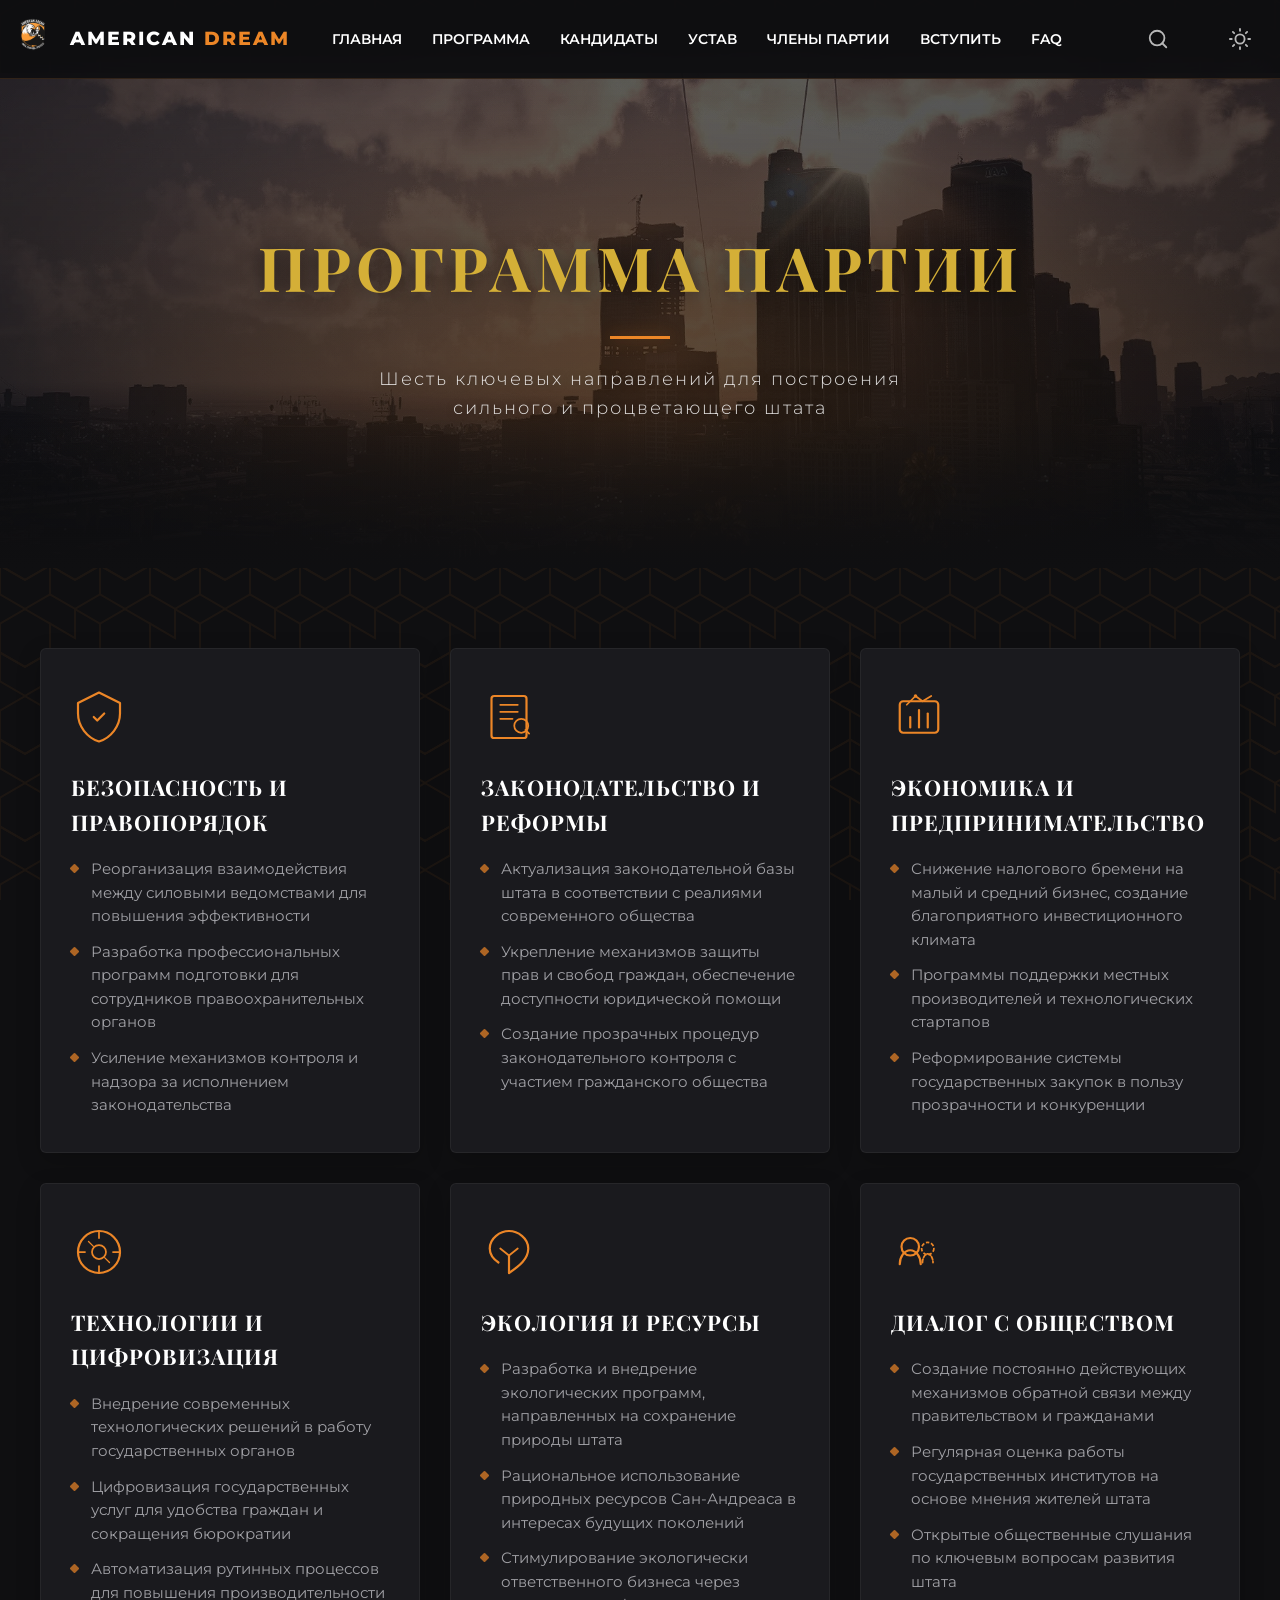
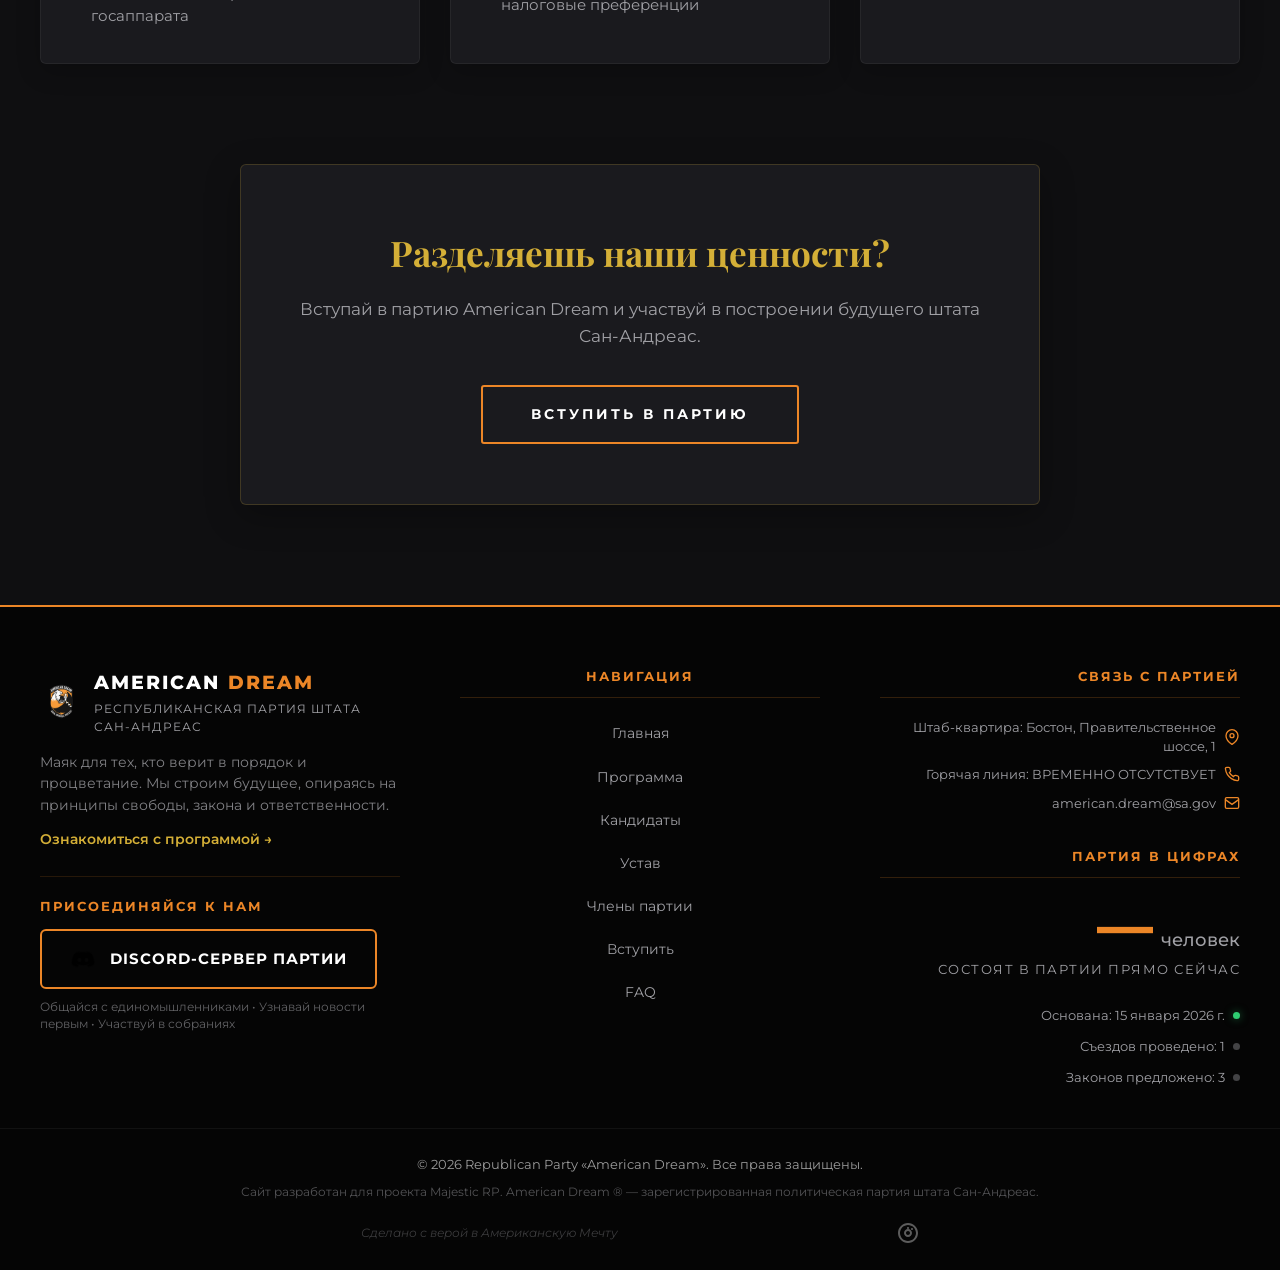
<file: pages/program/index.html>
<!DOCTYPE html>
<html lang="ru">
<head>
    <meta charset="UTF-8">
    <meta name="viewport" content="width=device-width, initial-scale=1.0">
    <meta name="description" content="Программа партии American Dream — безопасность, реформы, цифровизация, экология, диалог с обществом.">
    <meta name="keywords" content="программа партии, American Dream, реформы, безопасность, экология">
    <meta name="author" content="American Dream Party">
    <meta name="theme-color" content="#ec8627">
    
    <meta property="og:title" content="Программа партии | American Dream">
    <meta property="og:description" content="Программа Республиканской партии American Dream: безопасность, реформы, технологии, экология.">
    <meta property="og:type" content="website">
    <meta property="og:url" content="https://american-dream.com/pages/program/">
    <meta property="og:image" content="../../assets/images/logo.png">
    
    <title>Программа | American Dream</title>
    <link rel="stylesheet" href="../../global-style.css">
    <link rel="stylesheet" href="program-style.css">
    <link href="https://fonts.googleapis.com/css2?family=Montserrat:wght@300;400;500;600;700;800&family=Playfair+Display:wght@700&display=swap&subset=cyrillic" rel="stylesheet">

    <link rel="icon" type="image/png" href="../../assets/icons/favicon.png">
    <link rel="apple-touch-icon" href="../../assets/icons/favicon.png">
</head>
<body class="dark-mode">

    <div id="header-placeholder"></div>

    <main>
        <section class="program-hero">
            <div class="program-hero-image"></div>
            <div class="program-hero-overlay"></div>
            <div class="program-hero-fade"></div>
            <div class="program-hero-content fade-in-section">
                <h1 class="program-hero-title">Программа Партии</h1>
                <div class="program-hero-line"></div>
                <p class="program-hero-subtitle">Шесть ключевых направлений для построения сильного и процветающего штата</p>
            </div>
        </section>

        <section class="program-grid-section">
            <div class="program-grid">
                <div class="program-card fade-in-section">
                    <div class="program-card-icon">
                        <svg viewBox="0 0 64 64" fill="none" xmlns="http://www.w3.org/2000/svg">
                            <path d="M32 4L8 16V28C8 42.4 18.2 55.7 32 60C45.8 55.7 56 42.4 56 28V16L32 4Z" stroke="currentColor" stroke-width="2.5" stroke-linejoin="round"/>
                            <path d="M26 32L30 36L38 28" stroke="currentColor" stroke-width="2.5" stroke-linecap="round" stroke-linejoin="round"/>
                        </svg>
                    </div>
                    <h3 class="program-card-title">Безопасность и Правопорядок</h3>
                    <ul class="program-card-list">
                        <li>Реорганизация взаимодействия между силовыми ведомствами для повышения эффективности</li>
                        <li>Разработка профессиональных программ подготовки для сотрудников правоохранительных органов</li>
                        <li>Усиление механизмов контроля и надзора за исполнением законодательства</li>
                    </ul>
                </div>
                <div class="program-card fade-in-section">
                    <div class="program-card-icon">
                        <svg viewBox="0 0 64 64" fill="none" xmlns="http://www.w3.org/2000/svg">
                            <rect x="12" y="8" width="40" height="48" rx="3" stroke="currentColor" stroke-width="2.5"/>
                            <line x1="22" y1="18" x2="42" y2="18" stroke="currentColor" stroke-width="2" stroke-linecap="round"/>
                            <line x1="22" y1="26" x2="42" y2="26" stroke="currentColor" stroke-width="2" stroke-linecap="round"/>
                            <line x1="22" y1="34" x2="36" y2="34" stroke="currentColor" stroke-width="2" stroke-linecap="round"/>
                            <circle cx="46" cy="42" r="8" stroke="currentColor" stroke-width="2"/>
                            <path d="M50.8 46.8L55 51" stroke="currentColor" stroke-width="2" stroke-linecap="round"/>
                        </svg>
                    </div>
                    <h3 class="program-card-title">Законодательство и Реформы</h3>
                    <ul class="program-card-list">
                        <li>Актуализация законодательной базы штата в соответствии с реалиями современного общества</li>
                        <li>Укрепление механизмов защиты прав и свобод граждан, обеспечение доступности юридической помощи</li>
                        <li>Создание прозрачных процедур законодательного контроля с участием гражданского общества</li>
                    </ul>
                </div>
                <div class="program-card fade-in-section">
                    <div class="program-card-icon">
                        <svg viewBox="0 0 64 64" fill="none" xmlns="http://www.w3.org/2000/svg">
                            <rect x="10" y="14" width="44" height="36" rx="4" stroke="currentColor" stroke-width="2.5"/>
                            <path d="M22 44V32" stroke="currentColor" stroke-width="2.5" stroke-linecap="round"/>
                            <path d="M32 44V24" stroke="currentColor" stroke-width="2.5" stroke-linecap="round"/>
                            <path d="M42 44V28" stroke="currentColor" stroke-width="2.5" stroke-linecap="round"/>
                            <path d="M18 18L28 8L36 14L46 8" stroke="currentColor" stroke-width="2" stroke-linecap="round" stroke-linejoin="round"/>
                            <circle cx="28" cy="8" r="2" fill="currentColor"/>
                        </svg>
                    </div>
                    <h3 class="program-card-title">Экономика и Предпринимательство</h3>
                    <ul class="program-card-list">
                        <li>Снижение налогового бремени на малый и средний бизнес, создание благоприятного инвестиционного климата</li>
                        <li>Программы поддержки местных производителей и технологических стартапов</li>
                        <li>Реформирование системы государственных закупок в пользу прозрачности и конкуренции</li>
                    </ul>
                </div>
                <div class="program-card fade-in-section">
                    <div class="program-card-icon">
                        <svg viewBox="0 0 64 64" fill="none" xmlns="http://www.w3.org/2000/svg">
                            <circle cx="32" cy="32" r="24" stroke="currentColor" stroke-width="2.5"/>
                            <path d="M32 8V16" stroke="currentColor" stroke-width="2" stroke-linecap="round"/>
                            <path d="M32 48V56" stroke="currentColor" stroke-width="2" stroke-linecap="round"/>
                            <path d="M8 32H16" stroke="currentColor" stroke-width="2" stroke-linecap="round"/>
                            <path d="M48 32H56" stroke="currentColor" stroke-width="2" stroke-linecap="round"/>
                            <circle cx="32" cy="32" r="8" stroke="currentColor" stroke-width="2"/>
                            <path d="M20 20L25.6 25.6" stroke="currentColor" stroke-width="1.5" stroke-linecap="round"/>
                            <path d="M38.4 38.4L44 44" stroke="currentColor" stroke-width="1.5" stroke-linecap="round"/>
                        </svg>
                    </div>
                    <h3 class="program-card-title">Технологии и Цифровизация</h3>
                    <ul class="program-card-list">
                        <li>Внедрение современных технологических решений в работу государственных органов</li>
                        <li>Цифровизация государственных услуг для удобства граждан и сокращения бюрократии</li>
                        <li>Автоматизация рутинных процессов для повышения производительности госаппарата</li>
                    </ul>
                </div>
                <div class="program-card fade-in-section">
                    <div class="program-card-icon">
                        <svg viewBox="0 0 64 64" fill="none" xmlns="http://www.w3.org/2000/svg">
                            <path d="M32 56V36" stroke="currentColor" stroke-width="2.5" stroke-linecap="round"/>
                            <path d="M20 44C14 40 10 34 10 28C10 16 22 8 32 8C42 8 54 16 54 28C54 40 44 48 32 56" stroke="currentColor" stroke-width="2.5" stroke-linecap="round"/>
                            <path d="M32 36L22 28" stroke="currentColor" stroke-width="2" stroke-linecap="round"/>
                            <path d="M32 36L42 28" stroke="currentColor" stroke-width="2" stroke-linecap="round"/>
                        </svg>
                    </div>
                    <h3 class="program-card-title">Экология и Ресурсы</h3>
                    <ul class="program-card-list">
                        <li>Разработка и внедрение экологических программ, направленных на сохранение природы штата</li>
                        <li>Рациональное использование природных ресурсов Сан-Андреаса в интересах будущих поколений</li>
                        <li>Стимулирование экологически ответственного бизнеса через налоговые преференции</li>
                    </ul>
                </div>
                <div class="program-card fade-in-section">
                    <div class="program-card-icon">
                        <svg viewBox="0 0 64 64" fill="none" xmlns="http://www.w3.org/2000/svg">
                            <circle cx="22" cy="26" r="10" stroke="currentColor" stroke-width="2.5"/>
                            <path d="M10 46C10 37.2 15.4 30 22 30C28.6 30 34 37.2 34 46" stroke="currentColor" stroke-width="2.5" stroke-linecap="round"/>
                            <circle cx="42" cy="28" r="7" stroke="currentColor" stroke-width="2" stroke-dasharray="4 2"/>
                            <path d="M36 44C36 38.5 39.1 34 42 34C44.9 34 48 38.5 48 44" stroke="currentColor" stroke-width="2" stroke-dasharray="4 2" stroke-linecap="round"/>
                        </svg>
                    </div>
                    <h3 class="program-card-title">Диалог с Обществом</h3>
                    <ul class="program-card-list">
                        <li>Создание постоянно действующих механизмов обратной связи между правительством и гражданами</li>
                        <li>Регулярная оценка работы государственных институтов на основе мнения жителей штата</li>
                        <li>Открытые общественные слушания по ключевым вопросам развития штата</li>
                    </ul>
                </div>
            </div>
        </section>

        <section class="program-cta-section fade-in-section">
            <div class="program-cta-card">
                <h2 class="program-cta-title">Разделяешь наши ценности?</h2>
                <p class="program-cta-text">Вступай в партию American Dream и участвуй в построении будущего штата Сан-Андреас.</p>
                <a href="../apply/index.html" class="program-cta-btn">Вступить в партию</a>
            </div>
        </section>
    </main>

    <div id="footer-placeholder"></div>

    <script src="../../global-script.js"></script>
    <script src="program-script.js"></script>
</body>
</html>
</file>
<file: global-style.css>
:root {
    --bg-dark: #0f0f11;
    --card-bg: #1a1a1e;
    --copper: #ec8627;
    --gold: #d4af37;
    --text-gray: #a0a0a5;
    --white: #ffffff;
    --shadow: 0 10px 40px rgba(0, 0, 0, 0.6);
    --card-border: rgba(255,255,255,0.05);
    --card-hover-border: var(--gold);
    --expanded-bg: #22222a;
    --bio-border: rgba(255,255,255,0.1);
    --header-bg: rgba(15, 15, 17, 0.9);
    --header-border: rgba(184, 115, 51, 0.2);
    --hero-overlay-bg: radial-gradient(circle, rgba(0,0,0,0.2) 0%, rgba(15,15,17,1) 90%);
    --leaders-section-bg: #0a0a0c;
    --footer-bg: #050505;
    --footer-border: var(--copper);
}

/* СВЕТЛАЯ ТЕМА */
body.light-mode {
    --bg-dark: #f8f8fa;
    --card-bg: #fafbfc;
    --text-gray: #555555;
    --white: #1a1a1a;
    --card-border: rgba(236, 134, 39, 0.12);
    --card-hover-border: var(--copper);
    --expanded-bg: #ffffff;
    --bio-border: rgba(236, 134, 39, 0.15);
    --header-bg: rgba(248, 248, 250, 0.95);
    --header-border: rgba(236, 134, 39, 0.15);
    --hero-overlay-bg: radial-gradient(circle, rgba(255,255,255,0.05) 0%, rgba(248,248,250,0.7) 90%);
    --leaders-section-bg: #f8f8fa;
    --footer-bg: #f2f2f5;
    --footer-border: rgba(236, 134, 39, 0.15);
    --shadow: 0 5px 20px rgba(0,0,0,0.05);
}

body.light-mode .main-header {
    background: var(--header-bg);
    border-bottom: 1px solid var(--header-border);
}
body.light-mode .nav-list a {
    color: #555;
}
body.light-mode .nav-list a.active {
    color: var(--copper);
}
body.light-mode .hero-overlay {
    background: var(--hero-overlay-bg);
}
body.light-mode .manifesto-card {
    background: #fafbfc;
    border: 1px solid rgba(236, 134, 39, 0.12);
    box-shadow: 0 5px 20px rgba(0,0,0,0.05);
}
body.light-mode .leader-card {
    background: var(--card-bg);
    border: 1px solid var(--card-border);
    box-shadow: var(--shadow);
}
body.light-mode .leader-card.expanded {
    background: var(--expanded-bg);
    border-color: var(--copper);
}
body.light-mode .leader-bio {
    border-top-color: var(--bio-border);
}
body.light-mode .main-footer {
    background: var(--footer-bg);
    border-top: 1px solid var(--footer-border);
}
body.light-mode .leaders-section {
    background: var(--leaders-section-bg);
}
body.light-mode .hero-cta {
    border-color: var(--copper);
    color: var(--white);
}
body.light-mode .hero-cta:hover {
    background: var(--copper);
    color: #fff;
}
body.light-mode .manifesto-card:hover {
    box-shadow: 0 15px 45px rgba(0,0,0,0.12);
    border-color: var(--copper);
}
body.light-mode .search-panel {
    background: var(--header-bg);
    border-bottom: 1px solid var(--header-border);
}
body.light-mode #global-search-input {
    background: var(--card-bg);
    color: var(--white);
    border-color: rgba(236,134,39,0.2);
}
body.light-mode .search-result-item:hover {
    background: rgba(236,134,39,0.05);
}
body.light-mode .scroll-top-btn {
    background: var(--card-bg);
    border: 1px solid var(--copper);
    color: var(--copper);
}
body.light-mode .scroll-top-btn:hover {
    background: var(--copper);
    color: var(--white);
}

* { margin: 0; padding: 0; box-sizing: border-box; }

/* Глобальный фоновый паттерн из шестигранников */
body::before {
    content: '';
    position: fixed;
    inset: 0;
    z-index: 0;
    pointer-events: none;
    opacity: 0.06;
    background-image: 
        url("data:image/svg+xml,%3Csvg xmlns='http://www.w3.org/2000/svg' width='60' height='52' viewBox='0 0 60 52'%3E%3Cpath d='M15 0L0 8.66V26L15 34.64L30 26V8.66L15 0Z' fill='none' stroke='%23ec8627' stroke-width='1.2'/%3E%3Cpath d='M45 17.32L30 8.66V26L45 34.64L60 26V8.66L45 0V17.32Z' fill='none' stroke='%23ec8627' stroke-width='1.2'/%3E%3Cpath d='M15 34.64L30 26V43.32L15 52L0 43.32V26L15 34.64Z' fill='none' stroke='%23ec8627' stroke-width='1.2'/%3E%3Cpath d='M45 34.64L60 26V43.32L45 52L30 43.32V26L45 34.64Z' fill='none' stroke='%23ec8627' stroke-width='1.2'/%3E%3C/svg%3E");
    background-repeat: repeat;
    background-size: 100px 87px;
    transition: opacity 0.5s ease;
    animation: hexDrift 60s linear infinite;
}
@keyframes hexDrift {
    0% { background-position: 0 0; }
    100% { background-position: 100px 87px; }
}
body.light-mode::before {
    opacity: 0.1;
}
body {
    font-family: 'Montserrat', sans-serif;
    background-color: var(--bg-dark);
    color: var(--white);
    line-height: 1.6;
    transition: background-color 0.5s ease, color 0.5s ease;
    overflow-x: hidden;
}

.fade-in-section {
    opacity: 0;
    transform: translateY(30px);
    transition: opacity 0.9s cubic-bezier(0.16, 1, 0.3, 1), transform 0.9s cubic-bezier(0.16, 1, 0.3, 1);
}
.fade-in-section.is-visible {
    opacity: 1;
    transform: translateY(0);
}

/* ШАПКА */
.main-header {
    position: fixed; top: 0; width: 100%; z-index: 1000;
    background: var(--header-bg); backdrop-filter: blur(15px);
    border-bottom: 1px solid var(--header-border);
    transition: background-color 0.5s ease, border-color 0.5s ease;
}
.header-container {
    max-width: 1400px; margin: 0 auto; padding: 15px 30px;
    display: flex; justify-content: space-between; align-items: center; gap: 30px;
    position: relative;
}
.header-left { 
    display: flex; align-items: center; gap: 15px; 
    margin-left: -20px;
    flex-shrink: 0;
}
.mini-logo { height: 40px; }
.brand-name { font-weight: 800; letter-spacing: 2px; font-size: 1.2rem; white-space: nowrap; }
.brand-name span { color: var(--copper); }

.nav-list { 
    display: flex; list-style: none; gap: 30px; 
    flex: 1; justify-content: flex-end; 
    margin-right: 30px;
}
.nav-list a {
    text-decoration: none; color: var(--white);
    font-size: 0.9rem; font-weight: 600; text-transform: uppercase;
    transition: color 0.3s ease;
    white-space: nowrap;
}
.nav-list a:hover { color: var(--gold); }
.nav-list a.active { color: var(--gold); font-weight: 800; }

.nav-toggle {
    display: none;
    background: transparent;
    border: none;
    cursor: pointer;
    padding: 8px 6px;
    width: 36px;
    height: 36px;
    flex-direction: column;
    align-items: center;
    justify-content: center;
    gap: 4px;
    flex-shrink: 0;
    border-radius: 6px;
    transition: background-color 0.3s ease;
}
.nav-toggle:hover { background: rgba(236,134,39,0.12); }
.nav-toggle-dot {
    width: 5px;
    height: 5px;
    border-radius: 50%;
    background: var(--white);
    transition: background 0.3s ease, transform 0.3s ease;
}
.nav-toggle[aria-expanded="true"] .nav-toggle-dot { background: var(--copper); }

.search-toggle {
    background: transparent;
    border: none;
    cursor: pointer;
    padding: 6px;
    width: 40px;
    height: 40px;
    display: flex;
    align-items: center;
    justify-content: center;
    flex-shrink: 0;
    border-radius: 6px;
    transition: background-color 0.3s ease;
    margin-left: 5px;
}
.search-toggle svg {
    width: 22px;
    height: 22px;
    color: var(--white);
    opacity: 0.7;
    transition: opacity 0.3s ease;
}
.search-toggle:hover svg {
    opacity: 1;
    color: var(--gold);
}

.theme-switcher-wrapper {
    flex-shrink: 0;
    margin-right: -10px;
}
#theme-icon {
    cursor: pointer;
    display: flex; 
    align-items: center; 
    justify-content: center;
    opacity: 0.7;
    background: transparent; 
    border: none;
    padding: 5px;
    position: relative;
    width: 40px;
    height: 40px;
    overflow: hidden;
    transition: opacity 0.3s ease;
}
#theme-icon .icon-inner {
    display: inline-flex;
    align-items: center;
    justify-content: center;
    transition: transform 0.6s cubic-bezier(0.34, 1.56, 0.64, 1), opacity 0.4s ease;
    transform-origin: center center;
}
.theme-icon-svg {
    width: 22px;
    height: 22px;
    color: var(--white);
}
#theme-icon:hover .icon-inner { opacity: 1; }
#theme-icon:hover { opacity: 1; }
#theme-icon:hover .theme-icon-svg {
    color: var(--gold);
}

/* ========== КНОПКА «НАВЕРХ» ========== */
.scroll-top-btn {
    position: fixed;
    bottom: 30px;
    right: 30px;
    width: 50px;
    height: 50px;
    border-radius: 50%;
    background: var(--card-bg);
    border: 1px solid var(--copper);
    color: var(--copper);
    font-size: 1.8rem;
    cursor: pointer;
    display: flex;
    align-items: center;
    justify-content: center;
    opacity: 0;
    visibility: hidden;
    transform: translateY(20px) translateX(20px) scale(0.8);
    transition: all 0.4s cubic-bezier(0.34, 1.56, 0.64, 1);
    z-index: 999;
    box-shadow: 0 2px 10px rgba(0,0,0,0.2);
}
.scroll-top-btn.visible {
    opacity: 1;
    visibility: visible;
    transform: translateY(0) translateX(0) scale(1);
}
.scroll-top-btn:hover {
    background: var(--copper);
    color: var(--white);
    transform: translateY(-8px) scale(1.1);
    box-shadow: 0 12px 25px rgba(236,134,39,0.4);
}
.scroll-top-btn:active {
    transform: translateY(-8px) scale(0.95);
}

/* ========== ПАНЕЛЬ ПОИСКА ========== */
.search-panel {
    position: fixed;
    top: 73px;
    left: 0;
    right: 0;
    background: var(--header-bg);
    backdrop-filter: blur(15px);
    border-bottom: 1px solid var(--header-border);
    padding: 20px;
    z-index: 1000;
    box-shadow: 0 4px 20px rgba(0,0,0,0.2);
    opacity: 1;
    max-height: 500px;
    transform: translateY(0);
    transition: all 0.4s cubic-bezier(0.34, 1.56, 0.64, 1);
    pointer-events: auto;
}
.search-panel.hidden {
    opacity: 0;
    max-height: 0;
    transform: translateY(-20px);
    pointer-events: none;
    box-shadow: none;
    padding: 0 20px;
    border-bottom: none;
}
.search-container {
    display: flex;
    gap: 10px;
    max-width: 700px;
    margin: 0 auto;
    animation: slideDown 0.4s cubic-bezier(0.34, 1.56, 0.64, 1);
}
@keyframes slideDown {
    from { transform: translateY(-10px); opacity: 0; }
    to { transform: translateY(0); opacity: 1; }
}
@keyframes slideUp {
    from { transform: translateY(0); opacity: 1; }
    to { transform: translateY(-10px); opacity: 0; }
}
#global-search-input {
    flex: 1;
    padding: 14px 18px;
    border: 1px solid rgba(236,134,39,0.3);
    border-radius: 40px;
    background: var(--card-bg);
    color: var(--white);
    font-family: 'Montserrat', sans-serif;
    font-size: 1rem;
    outline: none;
    transition: border-color 0.3s ease;
}
#global-search-input:focus {
    border-color: var(--copper);
}
#global-search-close {
    background: transparent;
    border: 1px solid rgba(236,134,39,0.3);
    border-radius: 50%;
    width: 40px;
    height: 40px;
    cursor: pointer;
    display: flex;
    align-items: center;
    justify-content: center;
    transition: all 0.3s ease;
    padding: 0;
}
#global-search-close svg {
    width: 18px;
    height: 18px;
    color: var(--white);
}
#global-search-close:hover {
    background: rgba(236,134,39,0.2);
    border-color: var(--copper);
}
#global-search-close:hover svg {
    color: var(--copper);
}
.search-results {
    max-width: 700px;
    margin: 20px auto 0;
    max-height: 400px;
    overflow-y: auto;
    background: var(--card-bg);
    border-radius: 12px;
    box-shadow: 0 4px 20px rgba(0,0,0,0.3);
    animation: fadeIn 0.3s ease 0.1s both;
}
@keyframes fadeIn {
    from { opacity: 0; transform: translateY(-5px); }
    to { opacity: 1; transform: translateY(0); }
}
.search-result-item {
    padding: 14px 20px;
    border-bottom: 1px solid var(--card-border);
    cursor: pointer;
    transition: all 0.3s cubic-bezier(0.16, 1, 0.3, 1);
    animation: slideInLeft 0.3s ease forwards;
}
.search-result-item:nth-child(1) { animation-delay: 0.05s; }
.search-result-item:nth-child(2) { animation-delay: 0.1s; }
.search-result-item:nth-child(3) { animation-delay: 0.15s; }
.search-result-item:nth-child(4) { animation-delay: 0.2s; }
.search-result-item:nth-child(5) { animation-delay: 0.25s; }
@keyframes slideInLeft {
    from { opacity: 0; transform: translateX(-15px); }
    to { opacity: 1; transform: translateX(0); }
}
.search-result-item:hover {
    background: rgba(236,134,39,0.08);
    padding-left: 24px;
    border-left: 3px solid var(--copper);
    margin-left: -3px;
}
.result-title {
    font-weight: 700;
    font-size: 1rem;
    color: var(--gold);
    margin-bottom: 4px;
}
.result-desc {
    font-size: 0.85rem;
    color: var(--text-gray);
}
.result-type {
    font-size: 0.7rem;
    text-transform: uppercase;
    color: var(--copper);
    margin-top: 6px;
}
.search-no-results {
    padding: 20px;
    text-align: center;
    color: var(--text-gray);
}

/* ========== СКЕЛЕТОНЫ ДЛЯ ЛИДЕРОВ ========== */
.skeleton-leader {
    background: var(--card-bg);
    border: 1px solid var(--card-border);
    border-radius: 8px;
    padding: 35px 20px;
    display: flex;
    flex-direction: column;
    align-items: center;
    gap: 15px;
    position: relative;
}
.skeleton-leader .skeleton-avatar {
    width: 150px;
    height: 150px;
    border-radius: 50%;
    background: linear-gradient(90deg, rgba(255,255,255,0.05) 25%, rgba(255,255,255,0.1) 50%, rgba(255,255,255,0.05) 75%);
    background-size: 200% 100%;
    animation: skeleton-pulse 1.5s ease-in-out infinite;
}
.skeleton-leader .skeleton-line {
    height: 16px;
    background: linear-gradient(90deg, rgba(255,255,255,0.05) 25%, rgba(255,255,255,0.1) 50%, rgba(255,255,255,0.05) 75%);
    background-size: 200% 100%;
    animation: skeleton-pulse 1.5s ease-in-out infinite;
    border-radius: 4px;
}
@keyframes skeleton-pulse {
    0% { background-position: 200% 0; }
    100% { background-position: -200% 0; }
}

/* Микро-анимации кнопок и карточек */
button, .hero-cta, .program-card, .minister-card, .leader-card, .footer-discord-btn, .candidates-cta-btn, .charter-cta-btn, .members-cta-btn, .apply-cta-btn {
    transition: all 0.3s cubic-bezier(0.16, 1, 0.3, 1);
}
button:active, .hero-cta:active, .footer-discord-btn:active, .candidates-cta-btn:active, .charter-cta-btn:active, .members-cta-btn:active, .apply-cta-btn:active {
    transform: scale(0.98);
}
.program-card:active, .minister-card:active, .leader-card:active {
    transform: scale(0.99);
}

.hero-title-main {
    font-family: 'Playfair Display', serif;
    font-size: 4rem;
    letter-spacing: 6px;
    font-weight: 700;
    color: var(--copper);
    text-shadow: 0 0 40px rgba(236,134,39,0.3);
    transition: text-shadow 0.3s ease, letter-spacing 0.3s ease;
}
.hero-title-main:hover {
    text-shadow: 0 0 25px rgba(212,175,55,0.6);
    letter-spacing: 8px;
}
.brand-name span {
    transition: text-shadow 0.3s ease;
}
.brand-name span:hover {
    text-shadow: 0 0 8px rgba(236,134,39,0.5);
}

.hero-section {
    height: 100vh; width: 100%;
    background: url('./assets/images/lighthouse-bg.jpg') center/cover no-repeat;
    display: flex; align-items: center; justify-content: center; position: relative;
    overflow: hidden;
}
.hero-overlay {
    position: absolute; top: 0; left: 0; width: 100%; height: 100%;
    background: var(--hero-overlay-bg);
}
.hero-fade-bottom {
    position: absolute;
    bottom: 0; left: 0;
    width: 100%; height: 250px;
    background: linear-gradient(to bottom, transparent 0%, var(--bg-dark) 100%);
    z-index: 1;
    pointer-events: none;
    transition: background 0.5s ease;
}
.hero-content { 
    position: relative; z-index: 2; text-align: center; 
    margin-top: 55px;
}
.hero-logo { 
    width: 450px; 
    margin-bottom: 15px; 
    filter: drop-shadow(0 0 30px rgba(236,134,39,0.4)); 
}
.hero-title { 
    font-family: 'Playfair Display', serif; 
    font-size: 1.8rem; 
    letter-spacing: 5px; 
    font-weight: 400;
    opacity: 0.85;
    margin-bottom: 5px;
}
.hero-line { width: 80px; height: 3px; background: var(--gold); margin: 25px auto; }
.hero-subtitle { font-weight: 300; letter-spacing: 10px; opacity: 0.8; margin-bottom: 40px; }

.hero-cta {
    display: inline-block;
    padding: 16px 48px;
    border: 2px solid var(--gold);
    color: var(--white);
    text-decoration: none;
    text-transform: uppercase;
    letter-spacing: 3px;
    font-weight: 700;
    font-size: 0.95rem;
    border-radius: 3px;
    transition: all 0.4s cubic-bezier(0.16, 1, 0.3, 1);
    position: relative;
    overflow: hidden;
    background: transparent;
    cursor: pointer;
}
.hero-cta::before {
    content: '';
    position: absolute;
    top: 0; left: -100%;
    width: 100%; height: 100%;
    background: linear-gradient(90deg, transparent, rgba(236,134,39,0.2), transparent);
    transition: left 0.6s ease;
}
.hero-cta:hover {
    background: var(--copper);
    border-color: var(--copper);
    transform: translateY(-3px);
    box-shadow: 0 15px 35px rgba(236,134,39,0.3);
}
.hero-cta:hover::before { left: 100%; }

.hero-bg-pattern {
    position: absolute; top: 0; left: 0; width: 100%; height: 100%;
    z-index: 0; pointer-events: none; opacity: 0.04;
    background-image: 
        linear-gradient(rgba(236,134,39,0.5) 1px, transparent 1px),
        linear-gradient(90deg, rgba(236,134,39,0.5) 1px, transparent 1px);
    background-size: 60px 60px;
    animation: gridShift 20s linear infinite;
}
@keyframes gridShift {
    0% { transform: translate(0, 0); }
    100% { transform: translate(60px, 60px); }
}

.hero-particles {
    position: absolute; top: 0; left: 0; width: 100%; height: 100%;
    z-index: 0; pointer-events: none;
}

.manifesto-section { padding: 100px 20px; }
.manifesto-card {
    max-width: 1100px; margin: 0 auto; background: var(--card-bg);
    padding: 60px; border-radius: 5px; border: 1px solid rgba(184, 115, 51, 0.3);
    box-shadow: var(--shadow);
    transition: all 0.5s cubic-bezier(0.16, 1, 0.3, 1);
    cursor: default;
}
.manifesto-card:hover {
    transform: translateY(-5px);
    box-shadow: 0 20px 50px rgba(0,0,0,0.7);
    border-color: var(--copper);
}
.section-heading {
    font-family: 'Playfair Display', serif; font-size: 2.5rem; margin-bottom: 10px;
    text-transform: uppercase; color: var(--gold);
}
.heading-line { width: 50px; height: 2px; background: var(--copper); margin-bottom: 40px; }
.manifesto-grid { display: grid; grid-template-columns: 1fr 1.5fr; gap: 50px; align-items: center; }
.manifesto-quote { font-style: italic; font-size: 1.5rem; color: var(--copper); border-left: 3px solid var(--gold); padding-left: 30px; }
.manifesto-text p { margin-bottom: 15px; }
.manifesto-text p:last-child { margin-bottom: 0; }

/* ========== ЛИДЕРЫ (АДАПТИВНАЯ СЕТКА) ========== */
.leaders-section { 
    padding: 100px 20px; 
    text-align: center; 
    background: var(--leaders-section-bg); 
}
.leaders-wrapper { 
    max-width: 1200px;
    margin: 0 auto;
    display: flex;
    flex-wrap: wrap;
    justify-content: center;
    gap: 30px;
}
.leader-card {
    background: var(--card-bg);
    border: 1px solid var(--card-border);
    border-radius: 12px;
    padding: 35px 25px;
    cursor: pointer;
    transition: all 0.4s cubic-bezier(0.16, 1, 0.3, 1);
    display: flex;
    flex-direction: column;
    align-items: center;
    box-shadow: 0 15px 35px rgba(0,0,0,0.2);
    width: 280px;
    flex-shrink: 0;
}
.leader-card:hover:not(.expanded) { 
    border-color: var(--card-hover-border); 
    transform: translateY(-8px); 
}
.leader-card.expanded { 
    border-color: var(--gold); 
    background: var(--expanded-bg);
    box-shadow: 0 25px 50px rgba(0,0,0,0.3);
}
.leader-avatar {
    width: 150px;
    height: 150px;
    border-radius: 50%;
    border: 3px solid var(--copper);
    margin-bottom: 25px;
    object-fit: cover;
}
.leader-name { font-size: 1.5rem; font-weight: 800; margin-bottom: 5px; }
.leader-role { color: var(--gold); font-size: 0.8rem; font-weight: 700; text-transform: uppercase; letter-spacing: 2px; margin-bottom: 10px; }
.leader-bio { 
    max-height: 0;
    opacity: 0;
    overflow: hidden;
    transition: max-height 0.5s ease, opacity 0.4s ease;
    text-align: left;
    font-size: 0.9rem;
    line-height: 1.6;
    color: var(--text-gray);
    border-top: 1px solid transparent;
    width: 100%;
}
.leader-card.expanded .leader-bio { 
    max-height: 300px;
    opacity: 1;
    margin-top: 20px;
    padding-top: 18px;
    border-top-color: var(--bio-border);
}

/* Схема для 1 карточки */
.leaders-wrapper.layout-1 {
    justify-content: center;
}
.leaders-wrapper.layout-1 .leader-card {
    width: 380px;
}

/* Схема для 2 карточек */
.leaders-wrapper.layout-2 {
    justify-content: center;
    gap: 40px;
}
.leaders-wrapper.layout-2 .leader-card {
    width: 300px;
}

/* Схема для 3 карточек (пирамидка) */
.leaders-wrapper.layout-3 {
    display: grid;
    grid-template-columns: repeat(3, 1fr);
    max-width: 900px;
    margin: 0 auto;
}
.leaders-wrapper.layout-3 .leader-card:first-child {
    grid-column: 2 / 3;
    justify-self: center;
    width: 280px;
}
.leaders-wrapper.layout-3 .leader-card:nth-child(2) {
    grid-column: 1 / 2;
    justify-self: end;
}
.leaders-wrapper.layout-3 .leader-card:nth-child(3) {
    grid-column: 3 / 4;
    justify-self: start;
}

/* Схема для 4 карточек (первая сверху, остальные 3 в ряд) */
.leaders-wrapper.layout-4 {
    display: flex;
    flex-direction: column;
    align-items: center;
    gap: 30px;
}
.leaders-wrapper.layout-4 .leader-card:first-child {
    width: 380px;
}
.leaders-wrapper.layout-4 .others-row {
    display: flex;
    justify-content: center;
    gap: 30px;
    flex-wrap: wrap;
}
.leaders-wrapper.layout-4 .others-row .leader-card {
    width: 300px;
}

/* Схема для 5+ карточек (первая сверху, остальные по 3 в ряд) */
.leaders-wrapper.layout-5plus {
    display: flex;
    flex-direction: column;
    align-items: center;
    gap: 30px;
}
.leaders-wrapper.layout-5plus .leader-card:first-child {
    width: 380px;
}
.leaders-wrapper.layout-5plus .others-grid {
    display: grid;
    grid-template-columns: repeat(3, 1fr);
    gap: 30px;
    justify-items: center;
    max-width: 960px;
    width: 100%;
}

/* Адаптивность */
@media (max-width: 900px) {
    .leaders-wrapper.layout-3 {
        display: flex;
        flex-direction: column;
        align-items: center;
        gap: 25px;
    }
    .leaders-wrapper.layout-3 .leader-card:first-child,
    .leaders-wrapper.layout-3 .leader-card:nth-child(2),
    .leaders-wrapper.layout-3 .leader-card:nth-child(3) {
        grid-column: auto;
        justify-self: center;
        width: 100%;
        max-width: 320px;
    }
    .leaders-wrapper.layout-4 .others-row {
        flex-direction: column;
        align-items: center;
    }
    .leaders-wrapper.layout-5plus .others-grid {
        grid-template-columns: 1fr;
        gap: 25px;
    }
}

@media (max-width: 768px) {
    .leaders-wrapper {
        flex-direction: column;
        align-items: center;
        gap: 25px;
    }
    .leader-card {
        width: 100%;
        max-width: 320px;
    }
    .leaders-wrapper.layout-1 .leader-card {
        width: 100%;
        max-width: 320px;
    }
    .leaders-wrapper.layout-2 .leader-card {
        width: 100%;
        max-width: 320px;
    }
}

.loading-indicator {
    animation: pulse 1.5s ease-in-out infinite;
    color: var(--gold); font-size: 1.2rem; padding: 40px; grid-column: 1/-1; text-align: center;
}
@keyframes pulse {
    0%, 100% { opacity: 0.5; }
    50% { opacity: 1; }
}

/* ========== ПОДВАЛ ========== */
.main-footer {
    background: var(--footer-bg);
    border-top: 2px solid var(--footer-border);
    transition: background-color 0.5s ease, border-color 0.5s ease;
    width: 100%;
}
.footer-top {
    padding: 60px 40px 40px;
    width: 100%;
}
.footer-container {
    max-width: 1400px;
    width: 100%;
    margin: 0 auto;
    display: grid;
    grid-template-columns: 1fr 1fr 1fr;
    gap: 60px;
}
.footer-column {
    display: flex;
    flex-direction: column;
}
.footer-about {
    align-items: flex-start;
    text-align: left;
}
.footer-nav {
    align-items: center;
    text-align: center;
}
.footer-nav .footer-nav-list {
    align-items: center;
}
.footer-nav .footer-heading {
    text-align: center;
    width: 100%;
}
.footer-stats-column {
    align-items: flex-end;
    text-align: right;
}
.footer-stats-column .footer-heading {
    text-align: right;
    width: 100%;
}
.footer-stats-column .footer-stat-row {
    justify-content: flex-end;
}
.footer-stats-column .footer-stat-main {
    justify-content: flex-end;
}
.footer-heading {
    font-family: 'Montserrat', sans-serif;
    font-size: 0.8rem;
    font-weight: 700;
    text-transform: uppercase;
    letter-spacing: 2px;
    color: var(--copper);
    margin-bottom: 20px;
    padding-bottom: 10px;
    border-bottom: 1px solid rgba(236,134,39,0.2);
}
.footer-logo-text {
    display: flex;
    align-items: center;
    gap: 12px;
    margin-bottom: 15px;
}
.footer-mini-logo {
    width: 42px;
    height: 42px;
    flex-shrink: 0;
}
.footer-brand {
    font-family: 'Montserrat', sans-serif;
    font-size: 1.2rem;
    font-weight: 800;
    letter-spacing: 2px;
    color: var(--white);
    margin: 0;
}
.footer-brand span {
    color: var(--copper);
}
.footer-tagline {
    font-size: 0.72rem;
    color: var(--text-gray);
    letter-spacing: 1px;
    text-transform: uppercase;
    margin-top: 2px;
}
.footer-description {
    font-size: 0.85rem;
    color: var(--text-gray);
    line-height: 1.6;
    margin-bottom: 12px;
    opacity: 0.8;
    max-width: 380px;
}
.footer-motto-link {
    color: var(--gold);
    font-size: 0.85rem;
    text-decoration: none;
    font-weight: 600;
    transition: color 0.3s ease;
}
.footer-motto-link:hover {
    color: var(--copper);
}
.footer-discord-block {
    margin-top: 25px;
    padding-top: 20px;
    border-top: 1px solid rgba(236,134,39,0.15);
}
.footer-discord-label {
    font-family: 'Montserrat', sans-serif;
    font-size: 0.8rem;
    font-weight: 700;
    text-transform: uppercase;
    letter-spacing: 2px;
    color: var(--copper);
    margin-bottom: 12px;
}
.footer-discord-btn {
    display: inline-flex;
    align-items: center;
    gap: 14px;
    padding: 15px 28px;
    background: transparent;
    border: 2px solid var(--copper);
    border-radius: 6px;
    color: var(--white);
    text-decoration: none;
    font-family: 'Montserrat', sans-serif;
    font-size: 0.95rem;
    font-weight: 700;
    letter-spacing: 1px;
    text-transform: uppercase;
    transition: all 0.3s cubic-bezier(0.16, 1, 0.3, 1);
    position: relative;
    overflow: hidden;
}
.footer-discord-btn::before {
    content: '';
    position: absolute;
    inset: 0;
    background: var(--copper);
    opacity: 0;
    transition: opacity 0.3s ease;
    z-index: 0;
}
.footer-discord-btn:hover {
    border-color: var(--copper);
    transform: translateY(-3px);
    box-shadow: 0 10px 30px rgba(236,134,39,0.3);
}
.footer-discord-btn:hover::before {
    opacity: 1;
}
.footer-discord-btn span,
.footer-discord-btn img {
    position: relative;
    z-index: 1;
}
.footer-discord-btn:hover span {
    color: #fff;
}
.footer-discord-icon {
    width: 26px;
    height: 26px;
    flex-shrink: 0;
}
.footer-discord-hint {
    font-size: 0.72rem;
    color: var(--text-gray);
    margin-top: 10px;
    opacity: 0.6;
    line-height: 1.5;
}
.footer-nav-list {
    list-style: none;
    padding: 0;
    display: flex;
    flex-direction: column;
    gap: 12px;
}
.footer-nav-list a {
    color: var(--text-gray);
    text-decoration: none;
    font-size: 0.9rem;
    transition: all 0.3s ease;
    display: inline-block;
    position: relative;
    padding: 4px 0;
}
.footer-nav-list a::after {
    content: '';
    position: absolute;
    bottom: 0;
    left: 50%;
    transform: translateX(-50%);
    width: 0;
    height: 1px;
    background: var(--copper);
    transition: width 0.3s ease;
}
.footer-nav-list a:hover {
    color: var(--white);
}
.footer-nav-list a:hover::after {
    width: 100%;
}
.footer-contact-list {
    list-style: none;
    padding: 0;
    display: flex;
    flex-direction: column;
    gap: 10px;
    margin-bottom: 10px;
}
.footer-contact-list li {
    display: flex;
    align-items: center;
    justify-content: flex-end;
    gap: 8px;
    font-size: 0.82rem;
    color: var(--text-gray);
    line-height: 1.4;
}
.footer-contact-list li span {
    text-align: right;
}
.footer-icon {
    width: 16px;
    height: 16px;
    flex-shrink: 0;
    color: var(--copper);
}
.footer-socials {
    display: flex;
    align-items: center;
    justify-content: flex-end;
    gap: 10px;
    margin-bottom: 5px;
}
.footer-social-link {
    width: 40px;
    height: 40px;
    display: flex;
    align-items: center;
    justify-content: center;
    border-radius: 50%;
    background: rgba(236,134,39,0.1);
    color: var(--copper);
    transition: all 0.3s ease;
}
.footer-social-link svg {
    width: 22px;
    height: 22px;
}
.footer-social-link:hover {
    background: var(--copper);
    color: #fff;
    transform: translateY(-3px);
}
.footer-social-hint {
    font-size: 0.7rem;
    color: var(--text-gray);
    opacity: 0.5;
    font-style: italic;
}
.footer-stat-block {
    margin-bottom: 25px;
}
.footer-stat-main {
    display: flex;
    align-items: baseline;
    justify-content: flex-end;
    gap: 8px;
    margin-bottom: 5px;
}
.footer-stat-number {
    font-size: 3.5rem;
    font-weight: 800;
    color: var(--copper);
    line-height: 1;
    transition: color 0.5s ease;
}
.footer-stat-suffix {
    font-size: 1.1rem;
    color: var(--text-gray);
    font-weight: 500;
}
.footer-stat-label {
    font-size: 0.8rem;
    color: var(--text-gray);
    text-transform: uppercase;
    letter-spacing: 1.5px;
    text-align: right;
}
.footer-stat-secondary {
    display: flex;
    flex-direction: column;
    gap: 10px;
}
.footer-stat-row {
    display: flex;
    align-items: center;
    justify-content: flex-end;
    gap: 8px;
    font-size: 0.82rem;
    color: var(--text-gray);
}
.footer-stat-dot {
    width: 7px;
    height: 7px;
    border-radius: 50%;
    background: var(--text-gray);
    opacity: 0.4;
    flex-shrink: 0;
    order: 1;
}
.footer-stat-dot.online {
    background: #2ecc71;
    opacity: 1;
    box-shadow: 0 0 8px rgba(46,204,113,0.5);
}
.footer-stat-row span:last-child {
    order: 0;
}
.footer-bottom {
    padding: 25px 40px;
    border-top: 1px solid rgba(255,255,255,0.05);
    text-align: center;
    width: 100%;
}
.footer-bottom .footer-container {
    display: flex;
    flex-direction: column;
    align-items: center;
    gap: 8px;
    max-width: 1400px;
    margin: 0 auto;
}
.footer-copyright {
    font-size: 0.82rem;
    color: var(--white);
    opacity: 0.6;
    margin: 0;
}
.footer-disclaimer {
    font-size: 0.72rem;
    color: var(--text-gray);
    margin: 0;
    opacity: 0.5;
}
.footer-easter-egg {
    display: flex;
    align-items: center;
    justify-content: center;
    gap: 8px;
    flex-wrap: wrap;
    margin-top: 12px;
    cursor: default;
    opacity: 0.35;
    transition: opacity 0.6s ease;
}
.footer-easter-egg:hover {
    opacity: 1;
}
.easter-text {
    font-size: 0.78rem;
    color: var(--text-gray);
    font-style: italic;
    transition: color 0.6s ease;
}
.footer-easter-egg:hover .easter-text {
    color: var(--gold);
}
.easter-divider {
    color: var(--copper);
    font-size: 0.6rem;
    opacity: 0;
    transition: opacity 0.6s ease;
}
.footer-easter-egg:hover .easter-divider {
    opacity: 1;
}
.easter-motto {
    font-size: 0.78rem;
    color: var(--text-gray);
    font-weight: 600;
    letter-spacing: 1px;
    text-transform: uppercase;
    opacity: 0;
    transform: translateX(-10px);
    transition: all 0.6s cubic-bezier(0.16, 1, 0.3, 1);
}
.footer-easter-egg:hover .easter-motto {
    opacity: 1;
    transform: translateX(0);
    color: var(--white);
}
.footer-emoji {
    display: inline-flex;
    align-items: center;
    justify-content: center;
    transition: all 0.6s cubic-bezier(0.16, 1, 0.3, 1);
}
.footer-easter-egg:hover .footer-emoji {
    transform: rotate(20deg) scale(1.4);
    animation: eagleBounce 0.6s ease;
}
@keyframes eagleBounce {
    0%, 100% { transform: rotate(20deg) scale(1.4); }
    50% { transform: rotate(25deg) scale(1.6); }
}

/* ========== 3 ШАГА "КАК ВСТУПИТЬ" ========== */
.join-steps-section {
    padding: 80px 20px;
    background: var(--bg-dark);
    text-align: center;
}
.join-steps-container {
    max-width: 1200px;
    margin: 0 auto;
}
.steps-grid {
    display: grid;
    grid-template-columns: repeat(3, 1fr);
    gap: 40px;
    margin-bottom: 50px;
}
.step-card {
    background: var(--card-bg);
    border: 1px solid var(--card-border);
    border-radius: 12px;
    padding: 40px 30px;
    transition: all 0.4s cubic-bezier(0.16, 1, 0.3, 1);
    position: relative;
    overflow: hidden;
}
.step-card:hover {
    transform: translateY(-8px);
    border-color: var(--copper);
    box-shadow: 0 20px 40px rgba(0,0,0,0.3);
}
.step-number {
    position: absolute;
    top: 20px;
    left: 25px;
    font-size: 2.5rem;
    font-weight: 800;
    color: rgba(236,134,39,0.15);
    font-family: 'Playfair Display', serif;
}
.step-icon {
    width: 70px;
    height: 70px;
    margin: 0 auto 20px;
    color: var(--copper);
}
.step-icon svg {
    width: 100%;
    height: 100%;
}
.step-title {
    font-family: 'Playfair Display', serif;
    font-size: 1.4rem;
    font-weight: 700;
    color: var(--gold);
    margin-bottom: 15px;
}
.step-description {
    font-size: 0.95rem;
    line-height: 1.6;
    color: var(--text-gray);
}
.steps-cta {
    text-align: center;
}
.steps-cta-btn {
    display: inline-block;
    padding: 16px 42px;
    border: 2px solid var(--copper);
    border-radius: 40px;
    background: transparent;
    color: var(--white);
    text-decoration: none;
    font-family: 'Montserrat', sans-serif;
    font-size: 1rem;
    font-weight: 700;
    text-transform: uppercase;
    letter-spacing: 2px;
    transition: all 0.4s ease;
}
.steps-cta-btn:hover {
    background: var(--copper);
    border-color: var(--copper);
    transform: translateY(-3px);
    box-shadow: 0 15px 30px rgba(236,134,39,0.3);
}

@media (max-width: 900px) {
    .steps-grid {
        grid-template-columns: 1fr;
        max-width: 450px;
        margin-left: auto;
        margin-right: auto;
        gap: 30px;
    }
    .step-card {
        padding: 35px 25px;
    }
    .step-number {
        font-size: 2rem;
        top: 15px;
        left: 20px;
    }
}

/* Адаптивность */
@media (max-width: 1200px) {
    .nav-list { gap: 15px; margin-right: 15px; }
    .header-container { padding: 15px 20px; }
}

@media (max-width: 1024px) {
    .nav-toggle { display: flex; }
    .header-container {
        padding: 12px 18px;
        gap: 12px;
        justify-content: flex-start;
    }
    .header-left {
        margin-left: 0;
        margin-right: auto;
    }
    .primary-nav {
        position: absolute;
        top: 100%;
        right: 12px;
        min-width: 220px;
        background: var(--header-bg);
        backdrop-filter: blur(15px);
        border: 1px solid var(--header-border);
        border-radius: 8px;
        box-shadow: 0 12px 30px rgba(0,0,0,0.35);
        padding: 10px 0;
        opacity: 0;
        visibility: hidden;
        transform: translateY(-8px);
        transition: opacity 0.25s ease, transform 0.25s ease, visibility 0.25s ease;
        z-index: 1001;
    }
    .primary-nav.is-open {
        opacity: 1;
        visibility: visible;
        transform: translateY(4px);
    }
    .nav-list {
        flex-direction: column;
        gap: 0;
        margin: 0;
        padding: 0;
        align-items: stretch;
    }
    .nav-list li { width: 100%; }
    .nav-list a {
        display: block;
        padding: 12px 22px;
        font-size: 0.85rem;
        white-space: nowrap;
    }
    .nav-list a:hover { background: rgba(236,134,39,0.08); }
    .theme-switcher-wrapper { margin-right: 0; }
    .search-panel { top: 60px; }
    
    .footer-container {
        grid-template-columns: 1fr 1fr;
        gap: 40px;
    }
    .footer-stats-column {
        align-items: center;
        text-align: center;
    }
    .footer-stats-column .footer-heading {
        text-align: center;
    }
    .footer-stats-column .footer-stat-row,
    .footer-stats-column .footer-stat-main {
        justify-content: center;
    }
    .footer-stat-label {
        text-align: center;
    }
}

@media (max-width: 768px) {
    .manifesto-grid { grid-template-columns: 1fr; gap: 30px; }
    .manifesto-card { padding: 40px 20px; }
    .section-heading { font-size: 1.8rem; }
    .hero-logo { width: 280px; }
    .hero-title { font-size: 1.3rem; letter-spacing: 2px; }
    .hero-title-main { font-size: 2.5rem; letter-spacing: 3px; }
    .hero-cta { padding: 14px 36px; font-size: 0.85rem; letter-spacing: 2px; }
    .footer-container {
        grid-template-columns: 1fr;
        gap: 35px;
    }
    .footer-about,
    .footer-nav,
    .footer-stats-column {
        align-items: center;
        text-align: center;
    }
    .footer-nav .footer-heading,
    .footer-stats-column .footer-heading {
        text-align: center;
    }
    .footer-stats-column .footer-stat-row,
    .footer-stats-column .footer-stat-main {
        justify-content: center;
    }
    .footer-stat-label { text-align: center; }
    .footer-description { text-align: center; }
    .footer-stat-number { font-size: 2.8rem; }
    .footer-top { padding: 40px 20px 25px; }
    .footer-bottom { padding: 20px 15px; }
    .scroll-top-btn { bottom: 20px; right: 20px; width: 44px; height: 44px; font-size: 1.5rem; }
}

@media (max-width: 480px) {
    .brand-name { font-size: 1rem; }
    .hero-logo { width: 220px; }
    .hero-title { font-size: 1rem; }
    .hero-title-main { font-size: 1.8rem; }
    .manifesto-quote { font-size: 1.2rem; }
    .search-panel { padding: 15px; }
    #global-search-input { padding: 10px 15px; font-size: 0.9rem; }
    #global-search-close { width: 40px; height: 40px; }
}
</file>
<file: pages/apply/apply-style.css>
/* ========== HERO ========== */
.apply-hero {
    position: relative;
    min-height: 55vh;
    display: flex;
    align-items: center;
    justify-content: center;
    overflow: hidden;
    margin-top: 73px;
    background: var(--bg-dark);
}

.apply-hero-bg {
    position: absolute;
    inset: 0;
    background: 
        url('../../assets/images/join-bg.jpg') center/cover no-repeat;
    filter: saturate(0.6) brightness(0.4);
    z-index: 0;
    transition: filter 0.5s ease;
}

body.light-mode .apply-hero-bg {
    filter: saturate(0.5) brightness(0.85);
}

.apply-hero-overlay {
    position: absolute;
    inset: 0;
    background: 
        radial-gradient(ellipse at 50% 60%, rgba(236,134,39,0.15) 0%, transparent 70%),
        linear-gradient(to bottom, rgba(15,15,17,0.4) 0%, rgba(15,15,17,0.85) 100%);
    z-index: 1;
    transition: background 0.5s ease;
}

body.light-mode .apply-hero-overlay {
    background: 
        radial-gradient(ellipse at 50% 60%, rgba(236,134,39,0.06) 0%, transparent 70%),
        linear-gradient(to bottom, rgba(248,248,250,0.3) 0%, rgba(248,248,250,0.75) 100%);
}

.apply-hero-content {
    position: relative;
    z-index: 2;
    text-align: center;
    padding: 80px 20px;
}

.apply-hero-title {
    font-family: 'Playfair Display', serif;
    font-size: 3.8rem;
    font-weight: 700;
    letter-spacing: 4px;
    text-transform: uppercase;
    color: var(--gold);
    margin-bottom: 20px;
    line-height: 1.2;
    text-shadow: 0 2px 20px rgba(0,0,0,0.6);
}

.apply-hero-line {
    width: 60px;
    height: 3px;
    background: var(--copper);
    margin: 0 auto 25px;
    box-shadow: 0 0 15px rgba(236,134,39,0.4);
}

.apply-hero-subtitle {
    font-family: 'Montserrat', sans-serif;
    font-size: 1.15rem;
    font-weight: 300;
    letter-spacing: 2px;
    color: rgba(255,255,255,0.85);
    max-width: 620px;
    margin: 0 auto;
    text-shadow: 0 1px 8px rgba(0,0,0,0.4);
}

body.light-mode .apply-hero-title {
    color: #b8860b;
    text-shadow: 0 2px 15px rgba(0,0,0,0.15);
}

body.light-mode .apply-hero-subtitle {
    color: rgba(30,30,30,0.8);
    text-shadow: 0 1px 4px rgba(0,0,0,0.1);
}

/* ========== ПРЕИМУЩЕСТВА ========== */
.apply-benefits-section {
    padding: 80px 20px 60px;
    background: var(--bg-dark);
}

.apply-benefits-grid {
    max-width: 1200px;
    margin: 0 auto;
    display: grid;
    grid-template-columns: repeat(4, 1fr);
    gap: 30px;
}

.apply-benefit-card {
    background: var(--card-bg);
    border: 1px solid var(--card-border);
    border-radius: 6px;
    padding: 35px 25px 30px;
    text-align: center;
    transition: all 0.4s cubic-bezier(0.16, 1, 0.3, 1);
    box-shadow: 0 8px 25px rgba(0,0,0,0.2);
}

.apply-benefit-card:hover {
    transform: translateY(-6px);
    border-color: var(--gold);
    box-shadow: 0 18px 40px rgba(0,0,0,0.3);
}

.apply-benefit-icon {
    width: 52px;
    height: 52px;
    margin: 0 auto 20px;
    color: var(--copper);
    transition: color 0.3s ease;
}

.apply-benefit-card:hover .apply-benefit-icon {
    color: var(--gold);
}

.apply-benefit-icon svg {
    width: 100%;
    height: 100%;
}

.apply-benefit-title {
    font-family: 'Playfair Display', serif;
    font-size: 1.15rem;
    font-weight: 700;
    color: var(--white);
    margin-bottom: 12px;
}

.apply-benefit-text {
    font-size: 0.85rem;
    line-height: 1.55;
    color: var(--text-gray);
}

/* ========== КНОПКА ЗАЯВКИ ========== */
.apply-cta-section {
    padding: 0 20px 100px;
    background: var(--bg-dark);
    text-align: center;
}

.apply-cta-btn {
    display: inline-flex;
    align-items: center;
    gap: 14px;
    padding: 20px 56px;
    border: 2px solid var(--copper);
    border-radius: 6px;
    background: transparent;
    color: var(--white);
    cursor: pointer;
    font-family: 'Montserrat', sans-serif;
    font-size: 1.15rem;
    font-weight: 700;
    text-transform: uppercase;
    letter-spacing: 3px;
    transition: all 0.4s cubic-bezier(0.16, 1, 0.3, 1);
}

.apply-cta-btn svg {
    width: 22px;
    height: 22px;
    transition: transform 0.3s ease;
}

.apply-cta-btn:hover {
    background: var(--copper);
    border-color: var(--copper);
    box-shadow: 0 12px 35px rgba(236,134,39,0.3);
    transform: translateY(-3px);
}

.apply-cta-btn:hover svg {
    transform: translateX(4px);
}

/* ========== МОДАЛЬНОЕ ОКНО ========== */
.modal-overlay {
    position: fixed;
    inset: 0;
    z-index: 9999;
    background: rgba(0,0,0,0.75);
    backdrop-filter: blur(4px);
    display: flex;
    align-items: flex-start;
    justify-content: center;
    padding: 40px 20px;
    overflow-y: auto;
    opacity: 0;
    visibility: hidden;
    transition: opacity 0.35s cubic-bezier(0.16, 1, 0.3, 1), visibility 0.35s;
}

.modal-overlay.active {
    opacity: 1;
    visibility: visible;
}

.modal-container {
    background: var(--card-bg);
    border: 1px solid rgba(236,134,39,0.2);
    border-radius: 8px;
    width: 100%;
    max-width: 680px;
    margin: auto;
    box-shadow: 0 25px 60px rgba(0,0,0,0.5);
    transform: translateY(30px) scale(0.97);
    transition: transform 0.4s cubic-bezier(0.16, 1, 0.3, 1);
}

.modal-overlay.active .modal-container {
    transform: translateY(0) scale(1);
}

.modal-header {
    display: flex;
    justify-content: space-between;
    align-items: center;
    padding: 30px 35px 20px;
    border-bottom: 1px solid rgba(236,134,39,0.15);
}

.modal-title {
    font-family: 'Playfair Display', serif;
    font-size: 1.6rem;
    font-weight: 700;
    color: var(--gold);
    margin: 0;
}

.modal-close {
    width: 40px;
    height: 40px;
    border: 1px solid rgba(255,255,255,0.1);
    border-radius: 50%;
    background: none;
    color: var(--text-gray);
    cursor: pointer;
    display: flex;
    align-items: center;
    justify-content: center;
    transition: all 0.3s ease;
    padding: 0;
}
.modal-close svg {
    width: 20px;
    height: 20px;
    color: var(--text-gray);
    transition: color 0.3s ease;
}

.modal-close:hover {
    color: var(--white);
    border-color: var(--copper);
    background: rgba(236,134,39,0.1);
}
.modal-close:hover svg {
    color: var(--white);
}

.modal-body {
    padding: 30px 35px 40px;
}

/* ========== ФОРМА ========== */
.form-group {
    margin-bottom: 22px;
    animation: slideInUp 0.5s cubic-bezier(0.34, 1.56, 0.64, 1) forwards;
    opacity: 0;
}
.form-group:nth-child(1) { animation-delay: 0.1s; }
.form-group:nth-child(2) { animation-delay: 0.15s; }
.form-group:nth-child(3) { animation-delay: 0.2s; }
.form-group:nth-child(4) { animation-delay: 0.25s; }
.form-group:nth-child(5) { animation-delay: 0.3s; }
@keyframes slideInUp {
    from { opacity: 0; transform: translateY(15px); }
    to { opacity: 1; transform: translateY(0); }
}

.form-row {
    display: flex;
    gap: 20px;
}

.form-group-half {
    flex: 1;
    min-width: 0;
}

.form-label {
    display: block;
    font-family: 'Montserrat', sans-serif;
    font-size: 0.8rem;
    font-weight: 700;
    text-transform: uppercase;
    letter-spacing: 1.5px;
    color: var(--text-gray);
    margin-bottom: 8px;
}

.required {
    color: var(--copper);
}

.form-input,
.form-textarea {
    width: 100%;
    padding: 14px 16px;
    border: 1px solid rgba(255,255,255,0.1);
    border-radius: 4px;
    background: rgba(0,0,0,0.2);
    color: var(--white);
    font-family: 'Montserrat', sans-serif;
    font-size: 0.9rem;
    outline: none;
    transition: border-color 0.3s ease, box-shadow 0.3s ease;
}

.form-input:focus,
.form-textarea:focus {
    border-color: var(--copper);
    box-shadow: 0 0 0 3px rgba(236,134,39,0.08);
}

.form-input.error,
.form-textarea.error {
    border-color: #dc3545;
    box-shadow: 0 0 0 3px rgba(220,53,69,0.08);
    animation: shake 0.4s cubic-bezier(0.68, -0.55, 0.265, 1.55);
}
@keyframes shake {
    0%, 100% { transform: translateX(0); }
    10%, 30%, 50%, 70%, 90% { transform: translateX(-5px); }
    20%, 40%, 60%, 80% { transform: translateX(5px); }
}

.form-textarea {
    resize: vertical;
    min-height: 80px;
}

.form-error {
    display: none;
    font-size: 0.75rem;
    color: #dc3545;
    margin-top: 5px;
}

.form-error.visible {
    display: block;
}

/* Клятва */
.form-oath {
    padding: 18px 22px;
    background: rgba(236,134,39,0.05);
    border: 1px solid rgba(236,134,39,0.15);
    border-radius: 4px;
    font-family: 'Playfair Display', serif;
    font-size: 0.9rem;
    font-style: italic;
    line-height: 1.7;
    color: var(--text-gray);
}

.oath-name {
    color: var(--copper);
    font-style: normal;
    transition: color 0.3s ease;
}

.oath-link {
    color: var(--gold);
    text-decoration: underline;
    transition: color 0.3s ease;
}

.oath-link:hover {
    color: var(--copper);
}

/* Чекбоксы */
.checkbox-label {
    display: flex;
    align-items: flex-start;
    gap: 12px;
    cursor: pointer;
    user-select: none;
}

.form-checkbox {
    position: absolute;
    opacity: 0;
    width: 0;
    height: 0;
}

.checkbox-custom {
    width: 20px;
    height: 20px;
    border: 2px solid rgba(255,255,255,0.2);
    border-radius: 3px;
    flex-shrink: 0;
    margin-top: 1px;
    transition: all 0.3s ease;
    position: relative;
}

.form-checkbox:checked + .checkbox-custom {
    background: var(--copper);
    border-color: var(--copper);
}

.form-checkbox:checked + .checkbox-custom::after {
    content: '';
    position: absolute;
    left: 5px;
    top: 2px;
    width: 6px;
    height: 10px;
    border: solid #fff;
    border-width: 0 2px 2px 0;
    transform: rotate(45deg);
}

.checkbox-text {
    font-size: 0.85rem;
    color: var(--text-gray);
    line-height: 1.4;
}

/* Кнопка отправки */
.form-submit-btn {
    width: 100%;
    padding: 16px;
    border: 2px solid var(--copper);
    border-radius: 6px;
    background: transparent;
    color: var(--white);
    cursor: pointer;
    font-family: 'Montserrat', sans-serif;
    font-size: 1rem;
    font-weight: 700;
    text-transform: uppercase;
    letter-spacing: 3px;
    transition: all 0.4s cubic-bezier(0.16, 1, 0.3, 1);
    margin-top: 10px;
    animation: slideInUpForm 0.5s cubic-bezier(0.34, 1.56, 0.64, 1) 0.4s both;
    position: relative;
}
@keyframes slideInUpForm {
    from { opacity: 0; transform: translateY(20px); }
    to { opacity: 1; transform: translateY(0); }
}

.form-submit-btn:hover {
    background: var(--copper);
    border-color: var(--copper);
    box-shadow: 0 15px 40px rgba(236,134,39,0.35);
    transform: translateY(-2px);
    letter-spacing: 4px;
}

.form-submit-btn:disabled {
    opacity: 0.5;
    cursor: not-allowed;
}

.form-submit-btn.loading {
    pointer-events: none;
}

.form-submit-btn.loading span {
    opacity: 0;
}

.form-submit-btn.loading::after {
    content: '';
    position: absolute;
    width: 22px;
    height: 22px;
    border: 2px solid transparent;
    border-top-color: currentColor;
    border-radius: 50%;
    animation: spin 0.7s linear infinite;
}

/* Успех */
.form-success {
    text-align: center;
    padding: 20px 0;
}

.success-icon {
    width: 70px;
    height: 70px;
    margin: 0 auto 20px;
    color: #2ecc71;
}

.success-icon svg {
    width: 100%;
    height: 100%;
}

.success-title {
    font-family: 'Playfair Display', serif;
    font-size: 1.6rem;
    color: var(--gold);
    margin-bottom: 10px;
}

.success-text {
    color: var(--text-gray);
    margin-bottom: 30px;
    line-height: 1.6;
}

/* ========== КНОПКА DISCORD В УСПЕХЕ (с PNG иконкой как в футере) ========== */
.success-discord-btn {
    display: inline-flex;
    align-items: center;
    gap: 12px;
    padding: 14px 28px;
    background: transparent;
    border: 2px solid var(--copper);
    border-radius: 6px;
    color: var(--white);
    text-decoration: none;
    font-family: 'Montserrat', sans-serif;
    font-size: 0.9rem;
    font-weight: 700;
    text-transform: uppercase;
    letter-spacing: 2px;
    transition: all 0.3s cubic-bezier(0.16, 1, 0.3, 1);
    margin-top: 20px;
    cursor: pointer;
}
.success-discord-btn img {
    width: 24px;
    height: 24px;
}
.success-discord-btn:hover {
    background: var(--copper);
    border-color: var(--copper);
    transform: translateY(-2px);
    box-shadow: 0 10px 25px rgba(236,134,39,0.3);
}
.success-discord-btn:hover span {
    color: #fff;
}

/* ========== КАСТОМНОЕ УВЕДОМЛЕНИЕ (правый нижний угол, с кнопкой закрыть, 3 секунды) ========== */
.custom-notification {
    position: fixed;
    bottom: 30px;
    right: 30px;
    max-width: 380px;
    background: var(--card-bg);
    border-left: 4px solid var(--copper);
    border-radius: 8px;
    padding: 16px 20px;
    box-shadow: 0 10px 25px rgba(0,0,0,0.3);
    z-index: 10001;
    display: flex;
    align-items: flex-start;
    justify-content: space-between;
    gap: 12px;
    animation: slideInRight 0.3s ease forwards;
    font-family: 'Montserrat', sans-serif;
    font-size: 0.85rem;
    font-weight: 500;
    color: var(--white);
}
.custom-notification.error {
    border-left-color: #dc3545;
}
.custom-notification .notification-text {
    flex: 1;
    line-height: 1.4;
}
.custom-notification .notification-close {
    background: none;
    border: none;
    color: var(--text-gray);
    cursor: pointer;
    font-size: 1.2rem;
    padding: 0 4px;
    transition: color 0.2s ease;
}
.custom-notification .notification-close:hover {
    color: var(--white);
}
@keyframes slideInRight {
    from {
        opacity: 0;
        transform: translateX(100%);
    }
    to {
        opacity: 1;
        transform: translateX(0);
    }
}
@keyframes fadeOutRight {
    to {
        opacity: 0;
        transform: translateX(100%);
        visibility: hidden;
    }
}
.custom-notification.hiding {
    animation: fadeOutRight 0.3s ease forwards;
}

/* ========== АДАПТИВНОСТЬ ========== */
@media (max-width: 1024px) {
    .apply-benefits-grid {
        grid-template-columns: repeat(2, 1fr);
    }
    
    .apply-hero-title {
        font-size: 2.8rem;
    }
}

@media (max-width: 768px) {
    .apply-hero {
        min-height: 40vh;
    }
    
    .apply-hero-title {
        font-size: 2rem;
        letter-spacing: 2px;
    }
    
    .apply-hero-subtitle {
        font-size: 0.9rem;
    }
    
    .apply-benefits-grid {
        grid-template-columns: 1fr;
        max-width: 450px;
    }
    
    .form-row {
        flex-direction: column;
        gap: 0;
    }
    
    .modal-container {
        margin: 20px;
        max-width: 100%;
    }
    
    .modal-header {
        padding: 20px 20px 15px;
    }
    
    .modal-body {
        padding: 20px 20px 30px;
    }
    
    .modal-title {
        font-size: 1.3rem;
    }
    
    .custom-notification {
        bottom: 20px;
        right: 20px;
        left: 20px;
        max-width: none;
    }
}

@media (max-width: 480px) {
    .apply-hero-title {
        font-size: 1.6rem;
    }
    
    .apply-cta-btn {
        padding: 16px 36px;
        font-size: 0.95rem;
    }
}
</file>
<file: pages/candidates/candidates-style.css>
/* ========== HERO ========== */
.candidates-hero {
    position: relative;
    min-height: 35vh;
    display: flex;
    align-items: center;
    justify-content: center;
    overflow: hidden;
    margin-top: 73px;
    background: var(--bg-dark);
}

.candidates-hero-bg {
    position: absolute;
    inset: 0;
    background: 
        radial-gradient(ellipse at 50% 80%, rgba(236,134,39,0.06) 0%, transparent 70%),
        var(--bg-dark);
    z-index: 0;
}

.candidates-hero-content {
    position: relative;
    z-index: 2;
    text-align: center;
    padding: 60px 20px;
}

.candidates-hero-title {
    font-family: 'Playfair Display', serif;
    font-size: 3.2rem;
    font-weight: 700;
    letter-spacing: 4px;
    text-transform: uppercase;
    color: var(--gold);
    margin-bottom: 20px;
}

.candidates-hero-line {
    width: 60px;
    height: 3px;
    background: var(--copper);
    margin: 0 auto 25px;
}

.candidates-hero-subtitle {
    font-family: 'Montserrat', sans-serif;
    font-size: 1.15rem;
    font-weight: 400;
    letter-spacing: 1px;
    color: var(--white);
    max-width: 700px;
    margin: 0 auto 15px;
    line-height: 1.5;
}

/* Счётчик кандидатов */
.candidates-hero-counter {
    display: inline-flex;
    align-items: center;
    gap: 10px;
    margin-top: 10px;
    padding: 8px 24px;
    border: 1px solid rgba(212,175,55,0.3);
    border-radius: 2px;
    background: rgba(212,175,55,0.05);
}

.candidates-hero-counter .counter-number {
    font-family: 'Playfair Display', serif;
    font-size: 2rem;
    font-weight: 700;
    color: var(--copper);
    line-height: 1;
    transform: translateY(-7.5px);    
    display: inline-block;          
}

.candidates-hero-counter .counter-label {
    font-size: 0.85rem;
    font-weight: 500;
    color: var(--text-gray);
    text-transform: uppercase;
    letter-spacing: 2px;
}

.candidates-hero-note {
    font-family: 'Montserrat', sans-serif;
    font-size: 0.9rem;
    font-weight: 300;
    color: var(--text-gray);
    max-width: 550px;
    margin: 0 auto;
    margin-top: 18px;
    font-style: italic;
}

/* ========== ГУБЕРНАТОР (КРУПНАЯ КАРТОЧКА) ========== */
.governor-section {
    padding: 60px 20px;
    background: var(--bg-dark);
}

.governor-card {
    max-width: 1000px;
    margin: 0 auto;
    display: flex;
    align-items: stretch;
    background: var(--card-bg);
    border: 1px solid var(--copper);
    border-radius: 8px;
    overflow: hidden;
    box-shadow: 0 15px 45px rgba(0,0,0,0.35);
    transition: all 0.5s cubic-bezier(0.16, 1, 0.3, 1);
}

.governor-card:hover {
    box-shadow: 0 20px 55px rgba(236,134,39,0.15);
    transform: translateY(-4px);
}

.governor-photo {
    width: 320px;
    flex-shrink: 0;
    background: var(--bg-dark);
    display: flex;
    align-items: center;
    justify-content: center;
    padding: 40px;
    border-right: 1px solid rgba(236,134,39,0.2);
    position: relative;
    overflow: hidden;
}

.governor-photo::after {
    content: '';
    position: absolute;
    inset: 0;
    background: radial-gradient(circle, rgba(236,134,39,0.08) 0%, transparent 70%);
}

/* Обёртка для hover-эффекта на фото губернатора */
.governor-photo-wrapper {
    position: relative;
    z-index: 1;
    transition: transform 0.5s cubic-bezier(0.16, 1, 0.3, 1);
}

.governor-card:hover .governor-photo-wrapper {
    transform: scale(1.06);
}

.governor-photo img {
    width: 180px;
    height: 180px;
    border-radius: 50%;
    border: 4px solid var(--copper);
    object-fit: cover;
    display: block;
    transition: border-color 0.5s ease, box-shadow 0.5s ease;
}

.governor-card:hover .governor-photo img {
    border-color: var(--gold);
    box-shadow: 0 0 25px rgba(236,134,39,0.3);
}

/* Единый дефолтный аватар (PNG) */
.governor-photo .default-avatar-img {
    width: 180px;
    height: 180px;
    border-radius: 50%;
    border: 4px solid var(--copper);
    object-fit: cover;
    transition: border-color 0.5s ease, box-shadow 0.5s ease;
}
.governor-card:hover .governor-photo .default-avatar-img {
    border-color: var(--gold);
    box-shadow: 0 0 25px rgba(236,134,39,0.3);
}

/* Старый плейсхолдер (svg) оставлен для совместимости, но не используется */
.governor-photo .default-avatar {
    width: 180px;
    height: 180px;
    border-radius: 50%;
    border: 4px solid var(--copper);
    display: flex;
    align-items: center;
    justify-content: center;
    background: rgba(236,134,39,0.08);
    color: var(--copper);
    transition: border-color 0.5s ease, box-shadow 0.5s ease;
}

.governor-card:hover .governor-photo .default-avatar {
    border-color: var(--gold);
    box-shadow: 0 0 25px rgba(236,134,39,0.3);
}

.governor-photo .default-avatar svg {
    width: 80px;
    height: 80px;
    opacity: 0.5;
}

.governor-info {
    padding: 45px 40px;
    display: flex;
    flex-direction: column;
    justify-content: center;
    flex: 1;
}

.governor-badge {
    display: inline-block;
    padding: 6px 18px;
    border: 1px solid var(--gold);
    border-radius: 2px;
    font-size: 0.75rem;
    font-weight: 700;
    text-transform: uppercase;
    letter-spacing: 2px;
    color: var(--gold);
    margin-bottom: 15px;
    width: fit-content;
}

.governor-name {
    font-family: 'Playfair Display', serif;
    font-size: 2rem;
    font-weight: 700;
    color: var(--white);
    margin-bottom: 12px;
}

.governor-quote {
    font-family: 'Playfair Display', serif;
    font-size: 1.2rem;
    font-style: italic;
    color: var(--copper);
    margin-bottom: 20px;
    line-height: 1.5;
    padding-left: 15px;
    border-left: 3px solid rgba(236,134,39,0.3);
}

.governor-bio {
    font-size: 0.95rem;
    line-height: 1.7;
    color: var(--text-gray);
}

/* ========== ВИЦЕ-ГУБЕРНАТОР (отдельная карточка, меньше губернатора) ========== */
.vice-governor-section {
    padding: 0 20px 60px;
    background: var(--bg-dark);
}
.vice-governor-card {
    max-width: 800px;
    margin: 0 auto;
    background: var(--card-bg);
    border: 1px solid var(--gold);
    border-radius: 8px;
    overflow: hidden;
    box-shadow: 0 15px 35px rgba(0,0,0,0.3);
    transition: all 0.4s cubic-bezier(0.16, 1, 0.3, 1);
    display: flex;
    align-items: center;
    gap: 40px;
    padding: 30px;
}
.vice-governor-card:hover {
    transform: translateY(-3px);
    box-shadow: 0 20px 45px rgba(236,134,39,0.12);
    border-color: var(--copper);
}
.vice-governor-photo {
    flex-shrink: 0;
    width: 140px;
    height: 140px;
}
.vice-governor-photo img,
.vice-governor-photo .default-avatar-img {
    width: 100%;
    height: 100%;
    border-radius: 50%;
    border: 3px solid var(--copper);
    object-fit: cover;
}
.vice-governor-info {
    flex: 1;
}
.vice-governor-badge {
    display: inline-block;
    padding: 4px 14px;
    border: 1px solid var(--gold);
    font-size: 0.7rem;
    font-weight: 700;
    text-transform: uppercase;
    letter-spacing: 1.5px;
    color: var(--gold);
    margin-bottom: 10px;
}
.vice-governor-name {
    font-family: 'Playfair Display', serif;
    font-size: 1.6rem;
    font-weight: 700;
    color: var(--white);
    margin-bottom: 8px;
}
.vice-governor-quote {
    font-family: 'Playfair Display', serif;
    font-size: 1rem;
    font-style: italic;
    color: var(--copper);
    margin-bottom: 12px;
    padding-left: 10px;
    border-left: 2px solid rgba(236,134,39,0.3);
}
.vice-governor-bio {
    font-size: 0.85rem;
    line-height: 1.6;
    color: var(--text-gray);
}

/* ========== МИНИСТЕРСКАЯ СЕТКА ========== */
.ministers-section {
    padding: 0 20px 80px;
    background: var(--bg-dark);
}

.ministers-heading {
    text-align: center;
    font-family: 'Playfair Display', serif;
    font-size: 2.2rem;
    font-weight: 700;
    color: var(--gold);
    margin-bottom: 50px;
    text-transform: uppercase;
    letter-spacing: 3px;
}

.ministers-grid {
    max-width: 1200px;
    margin: 0 auto;
    display: grid;
    grid-template-columns: repeat(3, 1fr);
    gap: 30px;
    justify-content: center;
}

/* 1 карточка — по центру */
.ministers-grid.few-items.one-item {
    grid-template-columns: 1fr;
    max-width: 400px;
}

/* 2 карточки — по центру */
.ministers-grid.few-items.two-items {
    grid-template-columns: repeat(2, 1fr);
    max-width: 750px;
}

/* Карточка министра */
.minister-card {
    background: var(--card-bg);
    border: 1px solid var(--card-border);
    border-radius: 8px;
    padding: 35px 28px 30px;
    text-align: center;
    transition: all 0.4s cubic-bezier(0.16, 1, 0.3, 1);
    box-shadow: 0 8px 25px rgba(0,0,0,0.2);
    position: relative;
    overflow: hidden;
    display: flex;
    flex-direction: column;
    align-items: center;
}

.minister-card::before {
    content: '';
    position: absolute;
    top: 0;
    left: 0;
    width: 4px;
    height: 100%;
    background: var(--copper);
    border-radius: 8px 0 0 8px;
    opacity: 0;
    transition: opacity 0.4s ease;
}

.minister-card:hover {
    transform: translateY(-6px);
    border-color: var(--gold);
    box-shadow: 0 18px 40px rgba(0,0,0,0.3);
}

.minister-card:hover::before {
    opacity: 1;
}

.minister-photo {
    width: 120px;
    height: 120px;
    border-radius: 50%;
    border: 3px solid var(--copper);
    object-fit: cover;
    margin-bottom: 22px;
    flex-shrink: 0;
}

/* Единый дефолтный аватар для министров */
.minister-default-avatar {
    width: 120px;
    height: 120px;
    border-radius: 50%;
    border: 3px solid var(--copper);
    object-fit: cover;
    margin-bottom: 22px;
}

/* Старый плейсхолдер (оставлен для совместимости) */
.minister-photo-placeholder {
    width: 120px;
    height: 120px;
    border-radius: 50%;
    border: 3px solid var(--copper);
    margin-bottom: 22px;
    display: flex;
    align-items: center;
    justify-content: center;
    background: rgba(236,134,39,0.06);
    color: var(--copper);
    flex-shrink: 0;
}

.minister-photo-placeholder svg {
    width: 55px;
    height: 55px;
    opacity: 0.5;
}

/* Иконка должности */
.minister-role-icon {
    width: 24px;
    height: 24px;
    color: var(--copper);
    margin-bottom: 6px;
    opacity: 0.8;
    transition: color 0.4s ease, transform 0.4s ease;
}

.minister-card:hover .minister-role-icon {
    color: var(--gold);
    transform: scale(1.1);
}

.minister-role-icon svg {
    width: 100%;
    height: 100%;
}

.minister-role {
    font-size: 0.75rem;
    font-weight: 700;
    text-transform: uppercase;
    letter-spacing: 2px;
    color: var(--gold);
    margin-bottom: 8px;
}

.minister-name {
    font-family: 'Playfair Display', serif;
    font-size: 1.3rem;
    font-weight: 700;
    color: var(--white);
    margin-bottom: 12px;
}

.minister-quote {
    font-family: 'Playfair Display', serif;
    font-size: 0.95rem;
    font-style: italic;
    color: var(--copper);
    margin-bottom: 15px;
    line-height: 1.5;
    opacity: 0.9;
}

.minister-bio {
    font-size: 0.85rem;
    line-height: 1.6;
    color: var(--text-gray);
    text-align: left;
}

/* ========== СКЕЛЕТОНЫ ========== */
.skeleton-card {
    background: var(--card-bg);
    border: 1px solid var(--card-border);
    border-radius: 8px;
    padding: 35px 28px 30px;
    display: flex;
    flex-direction: column;
    align-items: center;
    gap: 15px;
}
.skeleton-avatar {
    width: 120px;
    height: 120px;
    border-radius: 50%;
    background: linear-gradient(90deg, rgba(255,255,255,0.05) 25%, rgba(255,255,255,0.1) 50%, rgba(255,255,255,0.05) 75%);
    background-size: 200% 100%;
    animation: skeleton-pulse 1.5s ease-in-out infinite;
}
.skeleton-line {
    height: 16px;
    background: linear-gradient(90deg, rgba(255,255,255,0.05) 25%, rgba(255,255,255,0.1) 50%, rgba(255,255,255,0.05) 75%);
    background-size: 200% 100%;
    animation: skeleton-pulse 1.5s ease-in-out infinite;
    border-radius: 4px;
    width: 80%;
}
.skeleton-line.short {
    width: 60%;
}
.skeleton-line.long {
    width: 90%;
}
@keyframes skeleton-pulse {
    0% { background-position: 200% 0; }
    100% { background-position: -200% 0; }
}

/* Скелетон для губернатора (большой) */
.skeleton-governor {
    max-width: 1000px;
    margin: 0 auto;
    display: flex;
    background: var(--card-bg);
    border: 1px solid var(--card-border);
    border-radius: 8px;
    overflow: hidden;
    padding: 40px;
    gap: 40px;
}
.skeleton-governor .skeleton-avatar-large {
    width: 180px;
    height: 180px;
    border-radius: 50%;
    background: linear-gradient(90deg, rgba(255,255,255,0.05) 25%, rgba(255,255,255,0.1) 50%, rgba(255,255,255,0.05) 75%);
    background-size: 200% 100%;
    animation: skeleton-pulse 1.5s ease-in-out infinite;
}
.skeleton-governor .skeleton-info {
    flex: 1;
    display: flex;
    flex-direction: column;
    gap: 15px;
}

/* ========== CTA ========== */
.candidates-cta-section {
    padding: 0 20px 100px;
    background: var(--bg-dark);
}

.candidates-cta-card {
    max-width: 800px;
    margin: 0 auto;
    text-align: center;
    padding: 60px 40px;
    background: var(--card-bg);
    border: 1px solid rgba(212,175,55,0.2);
    border-radius: 6px;
    box-shadow: 0 10px 35px rgba(0,0,0,0.3);
    transition: all 0.4s cubic-bezier(0.16, 1, 0.3, 1);
}

.candidates-cta-card:hover {
    border-color: var(--copper);
    box-shadow: 0 15px 45px rgba(236,134,39,0.1);
}

.candidates-cta-title {
    font-family: 'Playfair Display', serif;
    font-size: 2.2rem;
    font-weight: 700;
    color: var(--gold);
    margin-bottom: 15px;
}

.candidates-cta-text {
    font-size: 1.05rem;
    color: var(--text-gray);
    margin-bottom: 35px;
    line-height: 1.6;
}

.candidates-cta-btn {
    display: inline-block;
    padding: 16px 48px;
    border: 2px solid var(--copper);
    color: var(--white);
    text-decoration: none;
    text-transform: uppercase;
    letter-spacing: 3px;
    font-weight: 700;
    font-size: 0.9rem;
    border-radius: 3px;
    transition: all 0.4s cubic-bezier(0.16, 1, 0.3, 1);
    background: transparent;
    cursor: pointer;
}

.candidates-cta-btn:hover {
    background: var(--copper);
    border-color: var(--copper);
    box-shadow: 0 12px 30px rgba(236,134,39,0.25);
    transform: translateY(-2px);
}

/* ========== ПУСТОЕ СОСТОЯНИЕ ========== */
.no-candidates {
    text-align: center;
    padding: 80px 20px;
    color: var(--text-gray);
}

.no-candidates h3 {
    font-family: 'Playfair Display', serif;
    font-size: 1.8rem;
    color: var(--gold);
    margin-bottom: 15px;
}

.no-candidates p {
    font-size: 1rem;
    max-width: 500px;
    margin: 0 auto;
    line-height: 1.6;
}

/* ========== АДАПТИВНОСТЬ ========== */
@media (max-width: 1024px) {
    .ministers-grid {
        grid-template-columns: repeat(2, 1fr);
    }
    
    .ministers-grid.few-items.one-item {
        grid-template-columns: 1fr;
        max-width: 400px;
    }
    
    .ministers-grid.few-items.two-items {
        grid-template-columns: repeat(2, 1fr);
        max-width: 650px;
    }
    
    .governor-card {
        flex-direction: column;
        max-width: 600px;
    }
    
    .governor-photo {
        width: 100%;
        border-right: none;
        border-bottom: 1px solid rgba(236,134,39,0.2);
        padding: 40px 20px 30px;
    }
    
    .governor-photo img,
    .governor-photo .default-avatar-img,
    .governor-photo .default-avatar {
        width: 150px;
        height: 150px;
    }
    
    .governor-info {
        padding: 30px 30px;
    }
    
    .governor-name {
        font-size: 1.6rem;
    }
    
    .vice-governor-card {
        flex-direction: column;
        text-align: center;
        max-width: 500px;
        padding: 25px;
        gap: 20px;
    }
    .vice-governor-photo {
        width: 120px;
        height: 120px;
    }
    .vice-governor-quote {
        border-left: none;
        padding-left: 0;
    }
}

@media (max-width: 768px) {
    .candidates-hero {
        min-height: 28vh;
    }
    
    .candidates-hero-title {
        font-size: 2.2rem;
        letter-spacing: 2px;
    }
    
    .candidates-hero-subtitle {
        font-size: 1rem;
    }
    
    .candidates-hero-note {
        font-size: 0.85rem;
    }
    
    .candidates-hero-counter .counter-number {
        font-size: 1.6rem;
    }
    
    .candidates-hero-counter .counter-label {
        font-size: 0.75rem;
    }
    
    .ministers-grid {
        grid-template-columns: 1fr;
        max-width: 450px;
    }
    
    .ministers-grid.few-items.one-item,
    .ministers-grid.few-items.two-items {
        grid-template-columns: 1fr;
        max-width: 400px;
    }
    
    .ministers-heading {
        font-size: 1.8rem;
    }
    
    .governor-card {
        max-width: 100%;
    }
    
    .governor-quote {
        font-size: 1.05rem;
    }
    
    .governor-bio {
        font-size: 0.9rem;
    }
    
    .vice-governor-name {
        font-size: 1.4rem;
    }
    
    .candidates-cta-card {
        padding: 40px 24px;
    }
    
    .candidates-cta-title {
        font-size: 1.6rem;
    }
    
    .candidates-cta-btn {
        padding: 14px 34px;
        font-size: 0.85rem;
    }
}

@media (max-width: 480px) {
    .candidates-hero-title {
        font-size: 1.7rem;
    }
    
    .candidates-hero-counter {
        padding: 6px 18px;
    }
    
    .ministers-heading {
        font-size: 1.5rem;
    }
    
    .minister-card {
        padding: 25px 20px;
    }
    
    .governor-info {
        padding: 25px 20px;
    }
    
    .governor-badge {
        font-size: 0.7rem;
        padding: 5px 14px;
    }
}
</file>
<file: pages/charter/charter-style.css>
/* ========== ТИТУЛЬНАЯ СЕКЦИЯ ========== */
.charter-hero {
    position: relative;
    min-height: 50vh;
    display: flex;
    align-items: center;
    justify-content: center;
    overflow: hidden;
    margin-top: 73px;
    background: var(--bg-dark);
}

.charter-hero-watermark {
    position: absolute;
    inset: 0;
    z-index: 0;
    opacity: 0.04;
    background-image: url('../../assets/images/logo.png');
    background-repeat: no-repeat;
    background-position: center center;
    background-size: 350px;
    pointer-events: none;
}

.charter-hero-content {
    position: relative;
    z-index: 2;
    text-align: center;
    padding: 60px 20px;
}

.charter-title {
    font-family: 'Playfair Display', serif;
    font-size: 4.5rem;
    font-weight: 700;
    letter-spacing: 18px;
    text-transform: uppercase;
    color: var(--gold);
    margin-bottom: 25px;
}

.charter-subtitle {
    font-family: 'Playfair Display', serif;
    font-size: 1.5rem;
    font-weight: 400;
    color: var(--white);
    margin-bottom: 20px;
    letter-spacing: 2px;
}

.charter-hero-line {
    width: 80px;
    height: 2px;
    background: var(--copper);
    margin: 0 auto 25px;
}

.charter-adopted {
    font-family: 'Montserrat', sans-serif;
    font-size: 1rem;
    font-weight: 300;
    color: var(--text-gray);
    letter-spacing: 1px;
    margin-bottom: 5px;
}

.charter-date {
    font-family: 'Montserrat', sans-serif;
    font-size: 1rem;
    font-weight: 500;
    color: var(--copper);
    letter-spacing: 1px;
}

/* ========== ПАНЕЛЬ УПРАВЛЕНИЯ ========== */
.charter-controls {
    padding: 40px 20px 20px;
    background: var(--bg-dark);
}

.charter-controls-inner {
    max-width: 900px;
    margin: 0 auto;
    display: flex;
    justify-content: space-between;
    align-items: center;
    flex-wrap: wrap;
    gap: 15px;
    padding-bottom: 20px;
    border-bottom: 1px solid rgba(236,134,39,0.15);
}

.toggle-label {
    display: flex;
    align-items: center;
    gap: 10px;
    cursor: pointer;
    user-select: none;
    font-family: 'Montserrat', sans-serif;
}

.toggle-label input {
    position: absolute;
    opacity: 0;
    width: 0;
    height: 0;
}

.toggle-checkmark {
    width: 18px;
    height: 18px;
    border: 2px solid var(--copper);
    border-radius: 3px;
    display: flex;
    align-items: center;
    justify-content: center;
    transition: all 0.3s ease;
    flex-shrink: 0;
}

.toggle-label input:checked + .toggle-checkmark {
    background: var(--copper);
}

.toggle-label input:checked + .toggle-checkmark::after {
    content: '';
    width: 7px;
    height: 10px;
    border: solid var(--white);
    border-width: 0 2px 2px 0;
    transform: rotate(45deg) translateY(-1px);
}

.toggle-text {
    font-size: 0.85rem;
    color: var(--text-gray);
    letter-spacing: 0.5px;
}

.print-btn {
    display: flex;
    align-items: center;
    gap: 8px;
    padding: 10px 20px;
    border: 1px solid var(--copper);
    border-radius: 3px;
    background: transparent;
    color: var(--copper);
    cursor: pointer;
    font-family: 'Montserrat', sans-serif;
    font-size: 0.85rem;
    letter-spacing: 1px;
    text-transform: uppercase;
    transition: all 0.3s ease;
}

.print-btn svg {
    width: 18px;
    height: 18px;
}

.print-btn:hover {
    background: var(--copper);
    color: var(--white);
}

/* ========== СНОСКА ОБ ИЗМЕНЕНИЯХ ========== */
.charter-amendment-notice {
    padding: 0 20px 30px;
    background: var(--bg-dark);
}

.amendment-notice-inner {
    max-width: 900px;
    margin: 0 auto;
    display: flex;
    align-items: flex-start;
    gap: 12px;
    padding: 18px 22px;
    border: 1px solid rgba(236,134,39,0.2);
    border-radius: 4px;
    background: rgba(236,134,39,0.04);
}

.amendment-icon {
    width: 20px;
    height: 20px;
    color: var(--copper);
    flex-shrink: 0;
    margin-top: 1px;
}

.amendment-text {
    display: flex;
    flex-direction: column;
    gap: 3px;
}

.amendment-label {
    font-family: 'Montserrat', sans-serif;
    font-size: 0.8rem;
    font-weight: 700;
    text-transform: uppercase;
    letter-spacing: 1.5px;
    color: var(--copper);
}

.amendment-details {
    font-family: 'Montserrat', sans-serif;
    font-size: 0.9rem;
    color: var(--text-gray);
    line-height: 1.5;
}

/* ========== ГЛАВЫ (АККОРДЕОН) ========== */
.charter-chapters {
    padding: 0 20px 60px;
    background: var(--bg-dark);
}

.chapters-wrapper {
    max-width: 900px;
    margin: 0 auto;
}

.chapter-block {
    margin-bottom: 10px;
    border: 1px solid rgba(255,255,255,0.05);
    border-radius: 6px;
    overflow: hidden;
    transition: border-color 0.3s ease;
}

.chapter-block:hover {
    border-color: rgba(236,134,39,0.2);
}

.chapter-block.open {
    border-color: rgba(236,134,39,0.3);
}

.chapter-header {
    display: flex;
    align-items: center;
    justify-content: center;
    gap: 12px;
    padding: 22px 30px;
    background: var(--card-bg);
    cursor: pointer;
    user-select: none;
    transition: background 0.3s ease;
    position: relative;
}

.chapter-header:hover {
    background: rgba(236,134,39,0.04);
}

.chapter-header-text {
    font-family: 'Playfair Display', serif;
    font-size: 1.3rem;
    font-weight: 700;
    color: var(--gold);
    letter-spacing: 2px;
    text-align: center;
}

.chapter-arrow {
    width: 16px;
    height: 16px;
    color: var(--copper);
    transition: transform 0.4s cubic-bezier(0.16, 1, 0.3, 1);
    flex-shrink: 0;
}

.chapter-block.open .chapter-arrow {
    transform: rotate(180deg);
}

.chapter-body {
    max-height: 0;
    overflow: hidden;
    transition: max-height 0.6s cubic-bezier(0.16, 1, 0.3, 1);
}

.chapter-block.open .chapter-body {
    max-height: 4000px;
}

.chapter-body-inner {
    padding: 10px 40px 35px;
    background: var(--card-bg);
}

.article-block {
    padding: 20px 0 20px 20px;
    border-left: 2px solid rgba(236,134,39,0.2);
    margin-bottom: 0;
    transition: border-color 0.3s ease;
}

.article-block:last-child {
    padding-bottom: 0;
}

.article-block:hover {
    border-left-color: var(--copper);
}

.article-header {
    margin-bottom: 10px;
}

.article-number {
    font-family: 'Playfair Display', serif;
    font-size: 1.1rem;
    font-weight: 700;
    color: var(--copper);
    margin-right: 5px;
}

.article-title {
    font-family: 'Playfair Display', serif;
    font-size: 1.1rem;
    font-weight: 700;
    color: var(--copper);
}

.article-text {
    font-family: 'Montserrat', sans-serif;
    font-size: 0.95rem;
    line-height: 1.75;
    color: var(--white);
    opacity: 0.9;
}

body.light-mode .article-text {
    color: var(--white);
}

/* ========== БЛОК ПОДПИСЕЙ ========== */
.charter-signatures {
    padding: 0 20px 60px;
    background: var(--bg-dark);
}

.signatures-wrapper {
    max-width: 900px;
    margin: 0 auto;
    padding: 50px 50px 40px;
    background: var(--card-bg);
    border: 1px solid rgba(236,134,39,0.15);
    border-radius: 6px;
}

.signatures-header {
    text-align: center;
    margin-bottom: 45px;
}

.signatures-header-text {
    font-family: 'Montserrat', sans-serif;
    font-size: 0.95rem;
    color: var(--text-gray);
    line-height: 1.8;
}

.signatures-header-text strong {
    color: var(--white);
    font-weight: 600;
}

.signatures-approval {
    margin-top: 12px;
    font-family: 'Playfair Display', serif;
    font-size: 1.1rem;
    font-weight: 700;
    color: var(--gold);
    letter-spacing: 1px;
}

/* Основной блок: печать слева, подписи справа */
.signatures-main {
    display: flex;
    align-items: flex-end;
    gap: 70px;
}

/* Колонка с подписями — справа */
.signatures-column {
    flex: 1;
    display: flex;
    flex-direction: column;
    gap: 50px;
    padding-bottom: 8px;
}

/* Один блок подписи */
.signature-block {
    text-align: right;
}

.signature-image-wrapper {
    height: 60px;
    display: flex;
    align-items: flex-end;
    justify-content: flex-end;
    margin-bottom: 4px;
}

.signature-image-wrapper img {
    max-height: 55px;
    max-width: 260px;
    object-fit: contain;
    opacity: 0.9;
}

.signature-line {
    width: 100%;
    max-width: 350px;
    height: 1px;
    background: var(--copper);
    opacity: 0.5;
    margin-bottom: 12px;
    margin-left: auto;
    margin-right: 0;
}

.signature-courtesy {
    font-family: 'Montserrat', sans-serif;
    font-size: 0.85rem;
    color: var(--text-gray);
    margin-bottom: 6px;
    font-style: italic;
}

.signature-role {
    font-family: 'Montserrat', sans-serif;
    font-size: 0.8rem;
    color: var(--copper);
    text-transform: uppercase;
    letter-spacing: 1.5px;
    margin-bottom: 4px;
    font-weight: 600;
}

.signature-name {
    font-family: 'Montserrat', sans-serif;
    font-size: 1rem;
    font-weight: 700;
    color: var(--white);
}

/* Печать — слева */
.signatures-seal-column {
    flex-shrink: 0;
    display: flex;
    flex-direction: column;
    align-items: center;
    gap: 12px;
}

.signature-seal {
    width: 145px;
    height: 145px;
    display: flex;
    align-items: center;
    justify-content: center;
}

.signature-seal img {
    width: 100%;
    height: 100%;
    object-fit: contain;
}

.signature-seal span {
    color: var(--copper);
    font-size: 0.9rem;
    font-weight: 700;
    text-transform: uppercase;
    letter-spacing: 3px;
    border: 3px solid var(--copper);
    border-radius: 50%;
    width: 100%;
    height: 100%;
    display: flex;
    align-items: center;
    justify-content: center;
}

.signature-seal-label {
    font-family: 'Montserrat', sans-serif;
    font-size: 0.75rem;
    color: var(--text-gray);
    text-align: center;
    text-transform: uppercase;
    letter-spacing: 2px;
    line-height: 1.4;
}

/* ========== ИСТОРИЯ ИЗМЕНЕНИЙ ========== */
.charter-history {
    padding: 0 20px 60px;
    background: var(--bg-dark);
}

.history-wrapper {
    max-width: 900px;
    margin: 0 auto;
}

.history-title {
    font-family: 'Playfair Display', serif;
    font-size: 1.3rem;
    font-weight: 700;
    color: var(--gold);
    text-align: center;
    margin-bottom: 30px;
    letter-spacing: 2px;
    text-transform: uppercase;
}

.history-list {
    list-style: none;
    padding: 0;
    position: relative;
}

.history-list::before {
    content: '';
    position: absolute;
    left: 12px;
    top: 0;
    bottom: 0;
    width: 2px;
    background: rgba(236,134,39,0.2);
}

.history-item {
    position: relative;
    padding-left: 40px;
    padding-bottom: 25px;
}

.history-item:last-child {
    padding-bottom: 0;
}

.history-item::before {
    content: '';
    position: absolute;
    left: 6px;
    top: 5px;
    width: 14px;
    height: 14px;
    border: 2px solid var(--copper);
    border-radius: 50%;
    background: var(--bg-dark);
    z-index: 1;
}

.history-item:first-child::before {
    background: var(--copper);
}

.history-protocol {
    font-family: 'Montserrat', sans-serif;
    font-size: 0.85rem;
    font-weight: 700;
    color: var(--copper);
    margin-bottom: 4px;
    text-transform: uppercase;
    letter-spacing: 1px;
}

.history-description {
    font-family: 'Montserrat', sans-serif;
    font-size: 0.9rem;
    color: var(--text-gray);
    line-height: 1.5;
}

/* ========== CTA ========== */
.charter-cta-section {
    padding: 0 20px 100px;
    background: var(--bg-dark);
}

.charter-cta-card {
    max-width: 800px;
    margin: 0 auto;
    text-align: center;
    padding: 60px 40px;
    background: var(--card-bg);
    border: 1px solid rgba(212,175,55,0.2);
    border-radius: 6px;
    box-shadow: 0 10px 35px rgba(0,0,0,0.3);
    transition: all 0.4s cubic-bezier(0.16, 1, 0.3, 1);
}

.charter-cta-card:hover {
    border-color: var(--copper);
    box-shadow: 0 15px 45px rgba(236,134,39,0.1);
}

.charter-cta-title {
    font-family: 'Playfair Display', serif;
    font-size: 2.2rem;
    font-weight: 700;
    color: var(--gold);
    margin-bottom: 15px;
}

.charter-cta-text {
    font-size: 1.05rem;
    color: var(--text-gray);
    margin-bottom: 35px;
    line-height: 1.6;
}

.charter-cta-btn {
    display: inline-block;
    padding: 16px 48px;
    border: 2px solid var(--copper);
    color: var(--white);
    text-decoration: none;
    text-transform: uppercase;
    letter-spacing: 3px;
    font-weight: 700;
    font-size: 0.9rem;
    border-radius: 3px;
    transition: all 0.4s cubic-bezier(0.16, 1, 0.3, 1);
    background: transparent;
    cursor: pointer;
}

.charter-cta-btn:hover {
    background: var(--copper);
    border-color: var(--copper);
    box-shadow: 0 12px 30px rgba(236,134,39,0.25);
    transform: translateY(-2px);
}

/* ========== МЕНЮ ТРИ ТОЧКИ ========== */
.dots-menu-btn {
    background: transparent;
    border: 1px solid var(--copper);
    border-radius: 4px;
    color: var(--copper);
    font-size: 1.5rem;
    font-weight: bold;
    cursor: pointer;
    padding: 5px 12px;
    transition: all 0.3s ease;
    line-height: 1;
}
.dots-menu-btn:hover {
    background: var(--copper);
    color: var(--white);
}
.dots-menu {
    position: fixed;
    background: var(--card-bg);
    border: 1px solid var(--copper);
    border-radius: 6px;
    box-shadow: 0 4px 15px rgba(0,0,0,0.3);
    z-index: 1000;
    min-width: 180px;
    overflow: hidden;
}
.dots-menu.hidden {
    display: none;
}
.dots-menu button {
    display: block;
    width: 100%;
    padding: 10px 16px;
    background: transparent;
    border: none;
    text-align: left;
    color: var(--white);
    font-family: 'Montserrat', sans-serif;
    font-size: 0.9rem;
    cursor: pointer;
    transition: background 0.2s ease;
}
.dots-menu button:hover {
    background: rgba(236,134,39,0.15);
}
body.light-mode .dots-menu {
    background: var(--card-bg);
    border-color: var(--copper);
}
body.light-mode .dots-menu button {
    color: var(--white);
}
body.light-mode .dots-menu button:hover {
    background: rgba(236,134,39,0.1);
}

/* ========== АДАПТИВНОСТЬ ========== */
@media (max-width: 900px) {
    .charter-title {
        font-size: 3rem;
        letter-spacing: 10px;
    }
    
    .charter-subtitle {
        font-size: 1.2rem;
    }
    
    .chapter-body-inner {
        padding: 10px 20px 30px;
    }
    
    .signatures-main {
        flex-direction: column;
        align-items: center;
        gap: 40px;
    }
    
    .signatures-seal-column {
        order: 2;
    }
    
    .signatures-column {
        width: 100%;
        padding-bottom: 0;
        order: 1;
    }
    
    .signature-block {
        text-align: center;
    }
    
    .signature-line {
        margin-left: auto;
        margin-right: auto;
    }
    
    .signature-image-wrapper {
        justify-content: center;
    }
}

@media (max-width: 768px) {
    .charter-hero {
        min-height: 35vh;
    }
    
    .charter-title {
        font-size: 2.2rem;
        letter-spacing: 8px;
    }
    
    .charter-subtitle {
        font-size: 1rem;
    }
    
    .charter-controls-inner {
        flex-direction: column;
        align-items: flex-start;
    }
    
    .chapter-header {
        padding: 18px 20px;
    }
    
    .chapter-header-text {
        font-size: 1.1rem;
    }
    
    .article-block {
        padding: 15px 0 15px 15px;
    }
    
    .article-text {
        font-size: 0.9rem;
    }
    
    .signatures-wrapper {
        padding: 35px 25px 30px;
    }
    
    .signature-seal {
        width: 120px;
        height: 120px;
    }
    
    .charter-cta-card {
        padding: 40px 24px;
    }
    
    .charter-cta-title {
        font-size: 1.6rem;
    }
    
    .charter-cta-btn {
        padding: 14px 34px;
        font-size: 0.85rem;
    }
}

@media (max-width: 480px) {
    .charter-title {
        font-size: 1.7rem;
        letter-spacing: 5px;
    }
    
    .signatures-wrapper {
        padding: 25px 18px 25px;
    }

    .signature-seal {
        width: 100px;
        height: 100px;
    }
    
    .history-item {
        padding-left: 30px;
    }
}
</file>
<file: pages/charter/charter-print.css>
@media print {
    /* Скрываем всё лишнее */
    .main-header,
    .charter-controls,
    .charter-cta-section,
    .main-footer,
    .theme-switcher-wrapper,
    .fade-in-section {
        display: none !important;
    }
    
    /* Базовый сброс */
    body,
    .charter-hero,
    .charter-chapters,
    .charter-signatures,
    .charter-history,
    .charter-amendment-notice {
        background: white !important;
        color: black !important;
        margin: 0;
        padding: 0;
    }
    
    /* Титульная секция */
    .charter-hero {
        min-height: auto;
        margin-top: 0;
        padding: 40px 0 30px;
        page-break-after: always;
    }
    
    .charter-hero-watermark {
        opacity: 0.08;
    }
    
    .charter-title {
        color: #1a1a1a !important;
        font-size: 2.5rem;
        letter-spacing: 10px;
    }
    
    .charter-subtitle {
        color: #333 !important;
    }
    
    .charter-adopted,
    .charter-date {
        color: #555 !important;
    }
    
    .charter-hero-line {
        background: #999 !important;
    }
    
    /* Главы */
    .chapter-block {
        border: none !important;
        border-bottom: 1px solid #ccc !important;
        border-radius: 0 !important;
        margin-bottom: 0;
        page-break-inside: avoid;
    }
    
    .chapter-block.open {
        border-color: #ccc !important;
    }
    
    .chapter-header {
        background: none !important;
        cursor: default;
        padding: 15px 0;
    }
    
    .chapter-header-text {
        color: #1a1a1a !important;
        font-size: 1.1rem;
    }
    
    .chapter-arrow {
        display: none;
    }
    
    .chapter-body {
        max-height: none !important;
    }
    
    .chapter-body-inner {
        background: none !important;
        padding: 0 0 20px 0;
    }
    
    /* Статьи */
    .article-block {
        border-left-color: #ccc !important;
        padding: 12px 0 12px 15px;
    }
    
    .article-number,
    .article-title {
        color: #333 !important;
    }
    
    .article-text {
        color: #1a1a1a !important;
    }
    
    /* Блок подписей */
    .signatures-wrapper {
        border: 1px solid #ccc !important;
        background: none !important;
        page-break-inside: avoid;
    }
    
    .signatures-header-text {
        color: #333 !important;
    }
    
    .signatures-header-text strong {
        color: #1a1a1a !important;
    }
    
    .signatures-approval {
        color: #1a1a1a !important;
    }
    
    .signature-line {
        background: #999 !important;
    }
    
    .signature-courtesy {
        color: #555 !important;
    }
    
    .signature-role {
        color: #333 !important;
    }
    
    .signature-name {
        color: #1a1a1a !important;
    }
    
    .signature-image-wrapper img {
        opacity: 1 !important;
        filter: none !important;
    }
    
    .signature-seal {
        width: 145px !important;
        height: 145px !important;
    }
    
    .signature-seal img {
        opacity: 1 !important;
        filter: none !important;
    }
    
    .signature-seal span {
        border-color: #333 !important;
        color: #333 !important;
    }
    
    .signature-seal-label {
        color: #555 !important;
    }
    
    /* История изменений */
    .history-title {
        color: #1a1a1a !important;
    }
    
    .history-list::before {
        background: #ccc !important;
    }
    
    .history-item::before {
        border-color: #333 !important;
        background: white !important;
    }
    
    .history-item:first-child::before {
        background: #333 !important;
    }
    
    .history-protocol {
        color: #333 !important;
    }
    
    .history-description {
        color: #555 !important;
    }
    
    /* Сноска */
    .amendment-notice-inner {
        border-color: #ccc !important;
        background: none !important;
    }
    
    .amendment-label {
        color: #333 !important;
    }
    
    .amendment-details {
        color: #555 !important;
    }
    
    .amendment-icon {
        color: #333 !important;
    }
    
    /* Убираем все тени и эффекты */
    * {
        box-shadow: none !important;
        text-shadow: none !important;
    }
}
</file>
<file: pages/faq/faq-style.css>
/* ========== HERO ========== */
.faq-hero {
    position: relative;
    min-height: 35vh;
    display: flex;
    align-items: center;
    justify-content: center;
    overflow: hidden;
    margin-top: 73px;
    background: var(--bg-dark);
}

.faq-hero-bg {
    position: absolute;
    inset: 0;
    background: 
        radial-gradient(ellipse at 50% 80%, rgba(236,134,39,0.05) 0%, transparent 70%),
        var(--bg-dark);
    z-index: 0;
}

.faq-hero-content {
    position: relative;
    z-index: 2;
    text-align: center;
    padding: 60px 20px;
}

.faq-hero-title {
    font-family: 'Playfair Display', serif;
    font-size: 3rem;
    font-weight: 700;
    letter-spacing: 4px;
    text-transform: uppercase;
    color: var(--gold);
    margin-bottom: 20px;
}

.faq-hero-line {
    width: 60px;
    height: 3px;
    background: var(--copper);
    margin: 0 auto 25px;
}

.faq-hero-subtitle {
    font-family: 'Montserrat', sans-serif;
    font-size: 1.05rem;
    font-weight: 300;
    letter-spacing: 1px;
    color: var(--text-gray);
    max-width: 600px;
    margin: 0 auto;
}

/* ========== ОСНОВНАЯ СЕКЦИЯ ========== */
.faq-section {
    padding: 80px 20px 100px;
    background: var(--bg-dark);
}

.faq-container {
    max-width: 900px;
    margin: 0 auto;
}

/* ========== АККОРДЕОН ========== */
.faq-item {
    background: var(--card-bg);
    border: 1px solid var(--card-border);
    border-radius: 12px;
    margin-bottom: 16px;
    overflow: hidden;
    transition: all 0.3s cubic-bezier(0.16, 1, 0.3, 1);
}

.faq-item:hover {
    border-color: rgba(236,134,39,0.3);
    transform: translateY(-2px);
}

.faq-question {
    display: flex;
    justify-content: space-between;
    align-items: center;
    padding: 22px 28px;
    cursor: pointer;
    user-select: none;
    transition: background 0.3s ease;
}

.faq-question:hover {
    background: rgba(236,134,39,0.04);
}

.faq-question-text {
    font-family: 'Playfair Display', serif;
    font-size: 1.2rem;
    font-weight: 700;
    color: var(--gold);
    flex: 1;
    padding-right: 20px;
}

.faq-icon {
    width: 24px;
    height: 24px;
    flex-shrink: 0;
    color: var(--copper);
    transition: transform 0.4s cubic-bezier(0.34, 1.56, 0.64, 1);
}

.faq-item.open .faq-icon {
    transform: rotate(180deg);
}

.faq-answer {
    max-height: 0;
    overflow: hidden;
    transition: max-height 0.5s cubic-bezier(0.16, 1, 0.3, 1), padding 0.4s ease;
    padding: 0 28px;
    border-top: 1px solid transparent;
}

.faq-item.open .faq-answer {
    max-height: 500px;
    padding: 0 28px 24px 28px;
    border-top-color: rgba(236,134,39,0.15);
}

.faq-answer-text {
    font-family: 'Montserrat', sans-serif;
    font-size: 0.95rem;
    line-height: 1.7;
    color: var(--text-gray);
    margin-top: 20px;
}

/* ========== НЕТ ДАННЫХ ========== */
.faq-no-data {
    text-align: center;
    padding: 80px 20px;
    color: var(--text-gray);
}

.faq-no-data h3 {
    font-family: 'Playfair Display', serif;
    font-size: 1.8rem;
    color: var(--gold);
    margin-bottom: 15px;
}

.faq-no-data p {
    font-size: 1rem;
    line-height: 1.6;
}

/* ========== ЗАГРУЗКА ========== */
.faq-loading {
    text-align: center;
    padding: 80px 20px;
}

.faq-loading .spinner {
    width: 40px;
    height: 40px;
    border: 3px solid rgba(236,134,39,0.2);
    border-top-color: var(--copper);
    border-radius: 50%;
    animation: faq-spin 0.8s linear infinite;
    margin: 0 auto 20px;
}

@keyframes faq-spin {
    to { transform: rotate(360deg); }
}

.faq-loading p {
    color: var(--text-gray);
    font-size: 0.9rem;
}

/* ========== CTA СЕКЦИЯ ========== */
.faq-cta-section {
    padding: 0 20px 100px;
    background: var(--bg-dark);
}

.faq-cta-card {
    max-width: 800px;
    margin: 0 auto;
    text-align: center;
    padding: 60px 40px;
    background: var(--card-bg);
    border: 1px solid rgba(212,175,55,0.2);
    border-radius: 6px;
    box-shadow: 0 10px 35px rgba(0,0,0,0.3);
    transition: all 0.4s cubic-bezier(0.16, 1, 0.3, 1);
}

.faq-cta-card:hover {
    border-color: var(--copper);
    box-shadow: 0 15px 45px rgba(236,134,39,0.1);
}

.faq-cta-title {
    font-family: 'Playfair Display', serif;
    font-size: 2rem;
    font-weight: 700;
    color: var(--gold);
    margin-bottom: 15px;
}

.faq-cta-text {
    font-size: 1rem;
    color: var(--text-gray);
    margin-bottom: 35px;
    line-height: 1.6;
}

.faq-cta-btn {
    display: inline-block;
    padding: 16px 48px;
    border: 2px solid var(--copper);
    color: var(--white);
    text-decoration: none;
    text-transform: uppercase;
    letter-spacing: 3px;
    font-weight: 700;
    font-size: 0.9rem;
    border-radius: 3px;
    transition: all 0.4s cubic-bezier(0.16, 1, 0.3, 1);
    background: transparent;
    cursor: pointer;
}

.faq-cta-btn:hover {
    background: var(--copper);
    border-color: var(--copper);
    box-shadow: 0 12px 30px rgba(236,134,39,0.25);
    transform: translateY(-2px);
}

/* ========== АДАПТИВНОСТЬ ========== */
@media (max-width: 768px) {
    .faq-hero {
        min-height: 30vh;
    }
    
    .faq-hero-title {
        font-size: 2rem;
        letter-spacing: 2px;
    }
    
    .faq-hero-subtitle {
        font-size: 0.9rem;
    }
    
    .faq-question {
        padding: 18px 20px;
    }
    
    .faq-question-text {
        font-size: 1rem;
        padding-right: 15px;
    }
    
    .faq-icon {
        width: 20px;
        height: 20px;
    }
    
    .faq-item.open .faq-answer {
        padding: 0 20px 20px 20px;
    }
    
    .faq-answer-text {
        font-size: 0.9rem;
    }
    
    .faq-cta-card {
        padding: 40px 24px;
    }
    
    .faq-cta-title {
        font-size: 1.5rem;
    }
    
    .faq-cta-btn {
        padding: 14px 34px;
        font-size: 0.85rem;
    }
}

@media (max-width: 480px) {
    .faq-hero-title {
        font-size: 1.6rem;
    }
    
    .faq-question {
        padding: 14px 16px;
    }
    
    .faq-question-text {
        font-size: 0.9rem;
    }
}
</file>
<file: pages/members/members-style.css>
/* ========== HERO ========== */
.members-hero {
    position: relative;
    min-height: 30vh;
    display: flex;
    align-items: center;
    justify-content: center;
    overflow: hidden;
    margin-top: 73px;
    background: var(--bg-dark);
}

.members-hero-bg {
    position: absolute;
    inset: 0;
    background: 
        radial-gradient(ellipse at 50% 80%, rgba(236,134,39,0.05) 0%, transparent 70%),
        var(--bg-dark);
    z-index: 0;
}

.members-hero-content {
    position: relative;
    z-index: 2;
    text-align: center;
    padding: 50px 20px;
}

.members-hero-title {
    font-family: 'Playfair Display', serif;
    font-size: 3rem;
    font-weight: 700;
    letter-spacing: 4px;
    text-transform: uppercase;
    color: var(--gold);
    margin-bottom: 20px;
}

.members-hero-line {
    width: 60px;
    height: 3px;
    background: var(--copper);
    margin: 0 auto 20px;
}

.members-hero-subtitle {
    font-family: 'Montserrat', sans-serif;
    font-size: 1.05rem;
    font-weight: 300;
    letter-spacing: 1px;
    color: var(--text-gray);
    max-width: 600px;
    margin: 0 auto;
}

/* ========== ТАБЫ ========== */
.members-tabs-section {
    padding: 0 20px;
    background: var(--bg-dark);
}

.members-tabs {
    max-width: 1200px;
    margin: 0 auto;
    display: flex;
    gap: 0;
    border-bottom: 2px solid rgba(236,134,39,0.15);
}

.members-tab {
    padding: 16px 30px;
    border: none;
    background: transparent;
    color: var(--text-gray);
    font-family: 'Montserrat', sans-serif;
    font-size: 0.95rem;
    font-weight: 600;
    letter-spacing: 1px;
    text-transform: uppercase;
    cursor: pointer;
    display: flex;
    align-items: center;
    gap: 12px;
    transition: all 0.3s ease;
    position: relative;
    border-bottom: 2px solid transparent;
    margin-bottom: -2px;
}

.members-tab:hover {
    color: var(--white);
}

.members-tab.active {
    color: var(--gold);
    border-bottom-color: var(--copper);
}

.tab-label {
    white-space: nowrap;
}

.tab-count {
    display: inline-flex;
    align-items: center;
    justify-content: center;
    min-width: 26px;
    height: 22px;
    padding: 0 7px;
    border-radius: 11px;
    font-size: 0.75rem;
    font-weight: 700;
    background: rgba(236,134,39,0.15);
    color: var(--copper);
    transition: all 0.3s ease;
}

.members-tab.active .tab-count {
    background: var(--copper);
    color: var(--white);
}

.tab-count-red {
    background: rgba(220,53,69,0.15);
    color: #dc3545;
}

.members-tab.active .tab-count-red {
    background: #dc3545;
    color: #fff;
}

/* ========== ПАНЕЛЬ УПРАВЛЕНИЯ ========== */
.members-controls {
    padding: 25px 20px 10px;
    background: var(--bg-dark);
}

.members-controls-inner {
    max-width: 1200px;
    margin: 0 auto;
    display: flex;
    justify-content: space-between;
    align-items: center;
    gap: 15px;
    flex-wrap: wrap;
}

.search-wrapper {
    flex: 1;
    max-width: 400px;
    position: relative;
    display: flex;
    align-items: center;
}

.search-icon {
    position: absolute;
    left: 14px;
    width: 18px;
    height: 18px;
    color: var(--text-gray);
    pointer-events: none;
}

.search-input {
    width: 100%;
    padding: 12px 40px 12px 42px;
    border: 1px solid rgba(236,134,39,0.2);
    border-radius: 4px;
    background: var(--card-bg);
    color: var(--white);
    font-family: 'Montserrat', sans-serif;
    font-size: 0.9rem;
    outline: none;
    transition: border-color 0.3s ease;
}

.search-input::placeholder {
    color: var(--text-gray);
    opacity: 0.6;
}

.search-input:focus {
    border-color: var(--copper);
}

.search-clear {
    position: absolute;
    right: 10px;
    width: 32px;
    height: 32px;
    border: none;
    background: none;
    color: var(--text-gray);
    cursor: pointer;
    display: flex;
    align-items: center;
    justify-content: center;
    border-radius: 50%;
    transition: all 0.2s ease;
    padding: 0;
}
.search-clear svg {
    width: 18px;
    height: 18px;
    color: var(--text-gray);
    transition: color 0.2s ease;
}

.search-clear:hover {
    color: var(--white);
    background: rgba(255,255,255,0.1);
}
.search-clear:hover svg {
    color: var(--white);
}

.refresh-btn {
    display: flex;
    align-items: center;
    gap: 8px;
    padding: 12px 20px;
    border: 1px solid var(--copper);
    border-radius: 4px;
    background: transparent;
    color: var(--copper);
    cursor: pointer;
    font-family: 'Montserrat', sans-serif;
    font-size: 0.85rem;
    letter-spacing: 1px;
    text-transform: uppercase;
    transition: all 0.3s ease;
    white-space: nowrap;
}

.refresh-btn:hover {
    background: var(--copper);
    color: var(--white);
}

.refresh-icon {
    width: 16px;
    height: 16px;
}

.refresh-btn.loading .refresh-icon {
    animation: spin 1s linear infinite;
}

@keyframes spin {
    to { transform: rotate(360deg); }
}

/* ========== УВЕДОМЛЕНИЕ ========== */
.members-notification {
    padding: 0 20px;
    background: var(--bg-dark);
}

.notification-inner {
    max-width: 1200px;
    margin: 0 auto;
    padding: 14px 20px;
    background: rgba(236,134,39,0.1);
    border: 1px solid rgba(236,134,39,0.25);
    border-radius: 4px;
    color: var(--copper);
    font-family: 'Montserrat', sans-serif;
    font-size: 0.9rem;
    text-align: center;
    animation: fadeInOut 3s ease forwards;
}

@keyframes fadeInOut {
    0% { opacity: 0; transform: translateY(-5px); }
    15% { opacity: 1; transform: translateY(0); }
    75% { opacity: 1; }
    100% { opacity: 0; }
}

/* ========== ТАБЛИЦА (РАСШИРЕННАЯ) ========== */
.members-table-section {
    padding: 20px 20px 30px;
    background: var(--bg-dark);
}

.table-container {
    max-width: 1200px;
    margin: 0 auto;
    overflow-x: auto;
}

.members-table {
    width: 100%;
    border-collapse: collapse;
    font-family: 'Montserrat', sans-serif;
    font-size: 0.9rem;
    min-width: 1000px;
}

.members-table thead th {
    padding: 14px 16px;
    text-align: left;
    font-weight: 700;
    font-size: 0.8rem;
    text-transform: uppercase;
    letter-spacing: 1px;
    color: var(--gold);
    border-bottom: 2px solid rgba(236,134,39,0.25);
    cursor: pointer;
    user-select: none;
    white-space: nowrap;
    transition: color 0.2s ease;
}

.members-table thead th:hover {
    color: var(--copper);
}

.members-table thead th .sort-arrow {
    display: inline-block;
    margin-left: 6px;
    font-size: 0.7rem;
    opacity: 0.4;
    transition: opacity 0.2s ease;
}

.members-table thead th.sorted .sort-arrow {
    opacity: 1;
}

.members-table tbody tr {
    border-bottom: 1px solid rgba(255,255,255,0.04);
    transition: background 0.2s ease;
    cursor: pointer;
}

.members-table tbody tr:hover {
    background: rgba(236,134,39,0.04);
}

.members-table tbody td {
    padding: 14px 16px;
    color: var(--white);
    vertical-align: middle;
    text-align: left;
}

/* Ширина колонок */
.members-table th:nth-child(1), .members-table td:nth-child(1) { width: 60px; }
.members-table th:nth-child(2), .members-table td:nth-child(2) { width: 200px; }
.members-table th:nth-child(3), .members-table td:nth-child(3) { width: 110px; }
.members-table th:nth-child(4), .members-table td:nth-child(4) { width: 150px; }
.members-table th:nth-child(5), .members-table td:nth-child(5) { width: 130px; }
.members-table th:nth-child(6), .members-table td:nth-child(6) { width: auto; min-width: 200px; }

/* Разделитель "Бывшие члены" */
.members-table .divider-row td {
    padding: 20px 16px 10px;
    font-weight: 700;
    font-size: 0.75rem;
    text-transform: uppercase;
    letter-spacing: 2px;
    color: var(--text-gray);
    border-bottom: 1px solid rgba(236,134,39,0.15);
    cursor: default;
    text-align: left;
}

.members-table .divider-row:hover {
    background: transparent;
}

/* Бывшие члены */
.members-table tbody tr.former-member td {
    color: rgba(160,160,165,0.6);
    font-style: italic;
}

.members-table tbody tr.former-member:hover {
    background: rgba(255,255,255,0.02);
}

/* Чёрный список */
.members-table tbody tr.blacklist-row td {
    color: var(--white);
}

.members-table tbody tr.blacklist-row:hover {
    background: rgba(220,53,69,0.06);
}

/* Раскрытая строка */
.members-table .expanded-row td {
    padding: 0 16px;
    border-bottom: none;
    cursor: default;
}

.members-table .expanded-row:hover {
    background: transparent;
}

.expanded-row-inner {
    overflow: hidden;
    transition: max-height 0.45s cubic-bezier(0.16, 1, 0.3, 1), opacity 0.35s ease, padding 0.45s ease;
}

.expanded-row-inner.collapsed {
    max-height: 0;
    opacity: 0;
    padding-top: 0;
    padding-bottom: 0;
}

.expanded-row-inner.expanded {
    max-height: 200px;
    opacity: 1;
    padding-top: 0;
    padding-bottom: 15px;
}

.expanded-details {
    padding: 15px 20px;
    background: rgba(236,134,39,0.04);
    border-radius: 4px;
    display: flex;
    flex-wrap: wrap;
    gap: 24px;
}

.expanded-details .detail-item {
    display: flex;
    flex-direction: column;
    gap: 4px;
    min-width: 180px;
}

.expanded-details .detail-label {
    font-size: 0.7rem;
    text-transform: uppercase;
    letter-spacing: 1px;
    color: var(--copper);
    font-weight: 700;
}

.expanded-details .detail-value {
    font-size: 0.9rem;
    color: var(--white);
    word-break: break-word;
}

/* ========== БЕЙДЖИ СТАТУСОВ ========== */
.status-badge {
    display: inline-block;
    padding: 5px 12px;
    border-radius: 4px;
    font-size: 0.7rem;
    font-weight: 700;
    text-transform: uppercase;
    letter-spacing: 0.5px;
    white-space: nowrap;
}

.status-chairman {
    background: var(--gold);
    color: #0f0f11;
}

.status-deputy {
    background: var(--copper);
    color: #fff;
}

.status-secretary {
    background: var(--copper);
    color: #fff;
}

.status-senior {
    background: transparent;
    color: var(--copper);
    border: 1.5px solid var(--copper);
}

.status-member {
    background: transparent;
    color: var(--text-gray);
    border: 1.5px solid rgba(255,255,255,0.2);
}

.status-probation {
    background: rgba(236,134,39,0.2);
    color: var(--copper);
}

.status-former {
    background: rgba(255,255,255,0.08);
    color: rgba(160,160,165,0.6);
}

.status-blacklist {
    background: rgba(220,53,69,0.2);
    color: #dc3545;
}

/* ========== ФУТЕР ТАБЛИЦЫ ========== */
.table-footer {
    max-width: 1200px;
    margin: 15px auto 0;
    padding-top: 12px;
    border-top: 1px solid rgba(236,134,39,0.2);
    display: flex;
    justify-content: space-between;
    font-family: 'Montserrat', sans-serif;
    font-size: 0.85rem;
    color: var(--text-gray);
}

.table-footer .total-count {
    color: var(--copper);
    font-weight: 600;
}

/* ========== НЕТ ДАННЫХ ========== */
.no-data {
    text-align: center;
    padding: 60px 20px;
    color: var(--text-gray);
}

.no-data h3 {
    font-family: 'Playfair Display', serif;
    font-size: 1.5rem;
    color: var(--gold);
    margin-bottom: 10px;
}

.no-data p {
    font-size: 0.95rem;
}

/* ========== ЗАГРУЗКА ========== */
.loading-spinner {
    text-align: center;
    padding: 60px 20px;
}

.loading-spinner .spinner {
    width: 36px;
    height: 36px;
    border: 3px solid rgba(236,134,39,0.2);
    border-top-color: var(--copper);
    border-radius: 50%;
    animation: spin 0.8s linear infinite;
    margin: 0 auto 15px;
}

.loading-spinner p {
    color: var(--text-gray);
    font-size: 0.9rem;
}

/* ========== CTA ========== */
.members-cta-section {
    padding: 0 20px 100px;
    background: var(--bg-dark);
}

.members-cta-card {
    max-width: 800px;
    margin: 0 auto;
    text-align: center;
    padding: 60px 40px;
    background: var(--card-bg);
    border: 1px solid rgba(212,175,55,0.2);
    border-radius: 6px;
    box-shadow: 0 10px 35px rgba(0,0,0,0.3);
    transition: all 0.4s cubic-bezier(0.16, 1, 0.3, 1);
}

.members-cta-card:hover {
    border-color: var(--copper);
    box-shadow: 0 15px 45px rgba(236,134,39,0.1);
}

.members-cta-title {
    font-family: 'Playfair Display', serif;
    font-size: 2.2rem;
    font-weight: 700;
    color: var(--gold);
    margin-bottom: 15px;
}

.members-cta-text {
    font-size: 1.05rem;
    color: var(--text-gray);
    margin-bottom: 35px;
    line-height: 1.6;
}

.members-cta-btn {
    display: inline-block;
    padding: 16px 48px;
    border: 2px solid var(--copper);
    color: var(--white);
    text-decoration: none;
    text-transform: uppercase;
    letter-spacing: 3px;
    font-weight: 700;
    font-size: 0.9rem;
    border-radius: 3px;
    transition: all 0.4s cubic-bezier(0.16, 1, 0.3, 1);
    background: transparent;
    cursor: pointer;
}

.members-cta-btn:hover {
    background: var(--copper);
    border-color: var(--copper);
    box-shadow: 0 12px 30px rgba(236,134,39,0.25);
    transform: translateY(-2px);
}

/* ========== СВЕТЛАЯ ТЕМА ========== */
body.light-mode .members-table thead th {
    color: #b8860b;
}

body.light-mode .members-table tbody td {
    color: #1a1a1a;
}

body.light-mode .members-table tbody tr {
    border-bottom-color: rgba(0,0,0,0.06);
}

body.light-mode .members-table tbody tr:hover {
    background: rgba(236,134,39,0.03);
}

body.light-mode .members-table tbody tr.former-member td {
    color: rgba(80,80,80,0.6);
}

body.light-mode .members-table tbody tr.blacklist-row td {
    color: #1a1a1a;
}

body.light-mode .members-table tbody tr.blacklist-row:hover {
    background: rgba(220,53,69,0.04);
}

body.light-mode .expanded-details {
    background: rgba(236,134,39,0.03);
}

body.light-mode .expanded-details .detail-value {
    color: #1a1a1a;
}

body.light-mode .status-member {
    border-color: rgba(0,0,0,0.15);
    color: #555;
}

body.light-mode .status-former {
    background: rgba(0,0,0,0.04);
    color: rgba(80,80,80,0.6);
}

body.light-mode .status-senior {
    color: #b8860b;
    border-color: #b8860b;
}

body.light-mode .search-input {
    color: #1a1a1a;
    border-color: rgba(0,0,0,0.15);
}

body.light-mode .search-input::placeholder {
    color: #888;
}

body.light-mode .search-input:focus {
    border-color: var(--copper);
}

body.light-mode .table-footer {
    border-top-color: rgba(0,0,0,0.1);
    color: #555;
}

body.light-mode .divider-row td {
    color: #888;
    border-bottom-color: rgba(0,0,0,0.1);
}

body.light-mode .no-data h3 {
    color: #b8860b;
}

body.light-mode .no-data p {
    color: #555;
}

/* ========== АДАПТИВНОСТЬ ========== */
@media (max-width: 1200px) {
    .members-tabs,
    .members-controls-inner,
    .notification-inner,
    .table-container,
    .table-footer {
        max-width: 1000px;
    }
}

@media (max-width: 900px) {
    .members-tabs,
    .members-controls-inner,
    .notification-inner,
    .table-container,
    .table-footer {
        max-width: 100%;
    }
    
    .members-table {
        min-width: 850px;
    }
}

@media (max-width: 768px) {
    .members-hero-title {
        font-size: 2rem;
        letter-spacing: 2px;
    }
    
    .members-tab {
        padding: 14px 18px;
        font-size: 0.8rem;
    }
    
    .tab-label {
        font-size: 0.8rem;
    }
    
    .members-controls-inner {
        flex-direction: column;
        align-items: stretch;
    }
    
    .search-wrapper {
        max-width: 100%;
    }
    
    .refresh-btn {
        justify-content: center;
    }
    
    .members-table {
        font-size: 0.8rem;
        min-width: 750px;
    }
    
    .members-table thead th,
    .members-table tbody td {
        padding: 10px 12px;
    }
    
    .members-cta-card {
        padding: 40px 24px;
    }
    
    .members-cta-title {
        font-size: 1.6rem;
    }
    
    .members-cta-btn {
        padding: 14px 34px;
        font-size: 0.85rem;
    }
}

@media (max-width: 480px) {
    .members-hero-title {
        font-size: 1.6rem;
    }
    
    .members-tab {
        padding: 12px 14px;
    }
    
    .tab-count {
        min-width: 22px;
        height: 18px;
        font-size: 0.7rem;
    }
    
    .members-table {
        min-width: 650px;
    }
}
</file>
<file: pages/program/program-style.css>
/* ========== HERO БАННЕР С ПАНОРАМОЙ ========== */
.program-hero {
    position: relative;
    min-height: 55vh;
    display: flex;
    align-items: center;
    justify-content: center;
    overflow: hidden;
    margin-top: 73px;
    background: var(--bg-dark);
}

/* Фоновая картинка — панорама Бостона */
.program-hero-image {
    position: absolute;
    inset: 0;
    background: 
        url('../../assets/images/boston-skyline.jpg') center/cover no-repeat;
    z-index: 0;
    filter: saturate(0.7) brightness(0.55);
    transform: scale(1.05);
    transition: transform 8s ease-out, filter 0.5s ease;
}

/* Лёгкое движение фона при наведении */
.program-hero:hover .program-hero-image {
    transform: scale(1.08);
}

/* Светлая тема — картинка светлее, меньше насыщенности */
body.light-mode .program-hero-image {
    filter: saturate(0.5) brightness(0.85);
}

/* Затемнение поверх картинки */
.program-hero-overlay {
    position: absolute;
    inset: 0;
    background: 
        radial-gradient(ellipse at 50% 60%, rgba(236,134,39,0.15) 0%, transparent 70%),
        linear-gradient(to bottom, rgba(15,15,17,0.35) 0%, rgba(15,15,17,0.75) 100%);
    z-index: 1;
    transition: background 0.5s ease;
}

/* Светлая тема — оверлей светлее, сохраняем читаемость текста */
body.light-mode .program-hero-overlay {
    background: 
        radial-gradient(ellipse at 50% 60%, rgba(236,134,39,0.1) 0%, transparent 70%),
        linear-gradient(to bottom, rgba(248,248,250,0.3) 0%, rgba(248,248,250,0.8) 100%);
}

/* Плавный переход в фон страницы */
.program-hero-fade {
    position: absolute;
    bottom: 0;
    left: 0;
    width: 100%;
    height: 150px;
    background: linear-gradient(to bottom, transparent, var(--bg-dark));
    z-index: 1;
    transition: background 0.5s ease;
}

.program-hero-content {
    position: relative;
    z-index: 2;
    text-align: center;
    padding: 80px 20px;
}

.program-hero-title {
    font-family: 'Playfair Display', serif;
    font-size: 3.8rem;
    font-weight: 700;
    letter-spacing: 5px;
    text-transform: uppercase;
    color: var(--gold);
    margin-bottom: 20px;
    text-shadow: 0 2px 20px rgba(0,0,0,0.5);
    transition: color 0.5s ease, text-shadow 0.5s ease;
}

/* Светлая тема — заголовок темнее, тень слабее */
body.light-mode .program-hero-title {
    color: #b8860b;
    text-shadow: 0 2px 15px rgba(0,0,0,0.15);
}

.program-hero-line {
    width: 60px;
    height: 3px;
    background: var(--copper);
    margin: 0 auto 25px;
    box-shadow: 0 0 15px rgba(236,134,39,0.4);
}

.program-hero-subtitle {
    font-family: 'Montserrat', sans-serif;
    font-size: 1.15rem;
    font-weight: 300;
    letter-spacing: 2px;
    color: rgba(255,255,255,0.85);
    max-width: 620px;
    margin: 0 auto;
    text-shadow: 0 1px 8px rgba(0,0,0,0.4);
    transition: color 0.5s ease, text-shadow 0.5s ease;
}

/* Светлая тема — подпись темнее */
body.light-mode .program-hero-subtitle {
    color: rgba(30,30,30,0.8);
    text-shadow: 0 1px 4px rgba(0,0,0,0.1);
}

/* ========== СЕТКА ПРОГРАММЫ ========== */
.program-grid-section {
    padding: 80px 20px 100px;
    background: var(--bg-dark);
}

.program-grid {
    max-width: 1200px;
    margin: 0 auto;
    display: grid;
    grid-template-columns: repeat(3, 1fr);
    gap: 30px;
}

/* ========== КАРТОЧКА ПРОГРАММЫ ========== */
.program-card {
    background: var(--card-bg);
    border: 1px solid var(--card-border);
    border-radius: 6px;
    padding: 40px 30px 35px;
    transition: all 0.4s cubic-bezier(0.16, 1, 0.3, 1);
    box-shadow: 0 8px 25px rgba(0,0,0,0.2);
    position: relative;
    overflow: hidden;
    animation: cardFadeInProgram 0.6s cubic-bezier(0.34, 1.56, 0.64, 1) forwards;
    opacity: 0;
}
.program-card:nth-child(1) { animation-delay: 0.05s; }
.program-card:nth-child(2) { animation-delay: 0.1s; }
.program-card:nth-child(3) { animation-delay: 0.15s; }
.program-card:nth-child(4) { animation-delay: 0.2s; }
.program-card:nth-child(5) { animation-delay: 0.25s; }
.program-card:nth-child(6) { animation-delay: 0.3s; }
@keyframes cardFadeInProgram {
    from { opacity: 0; transform: translateY(20px); }
    to { opacity: 1; transform: translateY(0); }
}

.program-card::before {
    content: '';
    position: absolute;
    top: 0;
    left: 0;
    width: 4px;
    height: 100%;
    background: var(--copper);
    border-radius: 6px 0 0 6px;
    opacity: 0;
    transition: opacity 0.4s ease;
}

.program-card:hover {
    transform: translateY(-6px);
    border-color: var(--gold);
    box-shadow: 0 20px 45px rgba(0,0,0,0.35);
}

.program-card:hover::before {
    opacity: 1;
}

/* Иконка */
.program-card-icon {
    width: 56px;
    height: 56px;
    margin-bottom: 25px;
    color: var(--copper);
    transition: transform 0.4s ease, color 0.4s ease;
    animation: iconBounceInProgram 0.6s cubic-bezier(0.34, 1.56, 0.64, 1);
}
@keyframes iconBounceInProgram {
    0% { opacity: 0; transform: scale(0) rotate(-180deg); }
    100% { opacity: 1; transform: scale(1) rotate(0); }
}

.program-card:hover .program-card-icon {
    transform: scale(1.08);
    color: var(--gold);
}

.program-card-icon svg {
    width: 100%;
    height: 100%;
}

/* Заголовок */
.program-card-title {
    font-family: 'Playfair Display', serif;
    font-size: 1.35rem;
    font-weight: 700;
    color: var(--white);
    margin-bottom: 18px;
    letter-spacing: 1px;
    text-transform: uppercase;
}

/* Список тезисов */
.program-card-list {
    list-style: none;
    padding: 0;
}

.program-card-list li {
    position: relative;
    padding-left: 20px;
    margin-bottom: 12px;
    font-size: 0.95rem;
    line-height: 1.55;
    color: var(--text-gray);
    animation: slideInProgramList 0.4s cubic-bezier(0.34, 1.56, 0.64, 1) forwards;
    opacity: 0;
}
.program-card-list li:nth-child(1) { animation-delay: 0.1s; }
.program-card-list li:nth-child(2) { animation-delay: 0.15s; }
.program-card-list li:nth-child(3) { animation-delay: 0.2s; }
@keyframes slideInProgramList {
    from { opacity: 0; transform: translateX(-10px); }
    to { opacity: 1; transform: translateX(0); }
}

.program-card-list li::before {
    content: '';
    position: absolute;
    left: 0;
    top: 8px;
    width: 7px;
    height: 7px;
    background: var(--copper);
    border-radius: 1px;
    transform: rotate(45deg);
    opacity: 0.7;
}

.program-card-list li:last-child {
    margin-bottom: 0;
}

/* ========== CTA СЕКЦИЯ ========== */
.program-cta-section {
    padding: 0 20px 100px;
    background: var(--bg-dark);
}

.program-cta-card {
    max-width: 800px;
    margin: 0 auto;
    text-align: center;
    padding: 60px 40px;
    background: var(--card-bg);
    border: 1px solid rgba(212,175,55,0.2);
    border-radius: 6px;
    box-shadow: 0 10px 35px rgba(0,0,0,0.3);
}

.program-cta-title {
    font-family: 'Playfair Display', serif;
    font-size: 2.2rem;
    font-weight: 700;
    color: var(--gold);
    margin-bottom: 15px;
}

.program-cta-text {
    font-size: 1.05rem;
    color: var(--text-gray);
    margin-bottom: 35px;
    line-height: 1.6;
}

.program-cta-btn {
    display: inline-block;
    padding: 16px 48px;
    border: 2px solid var(--copper);
    color: var(--white);
    text-decoration: none;
    text-transform: uppercase;
    letter-spacing: 3px;
    font-weight: 700;
    font-size: 0.9rem;
    border-radius: 3px;
    transition: all 0.4s cubic-bezier(0.16, 1, 0.3, 1);
    background: transparent;
    cursor: pointer;
}

.program-cta-btn:hover {
    background: var(--copper);
    border-color: var(--copper);
    box-shadow: 0 12px 30px rgba(236,134,39,0.25);
    transform: translateY(-2px);
}

/* ========== АДАПТИВНОСТЬ ========== */
@media (max-width: 1024px) {
    .program-grid {
        grid-template-columns: repeat(2, 1fr);
        gap: 24px;
    }
    
    .program-hero-title {
        font-size: 3rem;
    }
}

@media (max-width: 768px) {
    .program-hero {
        min-height: 40vh;
    }
    
    .program-hero-title {
        font-size: 2.2rem;
        letter-spacing: 2px;
    }
    
    .program-hero-subtitle {
        font-size: 0.95rem;
        letter-spacing: 1px;
    }
    
    .program-grid {
        grid-template-columns: 1fr;
        gap: 20px;
    }
    
    .program-card {
        padding: 30px 24px;
    }
    
    .program-card-title {
        font-size: 1.2rem;
    }
    
    .program-cta-card {
        padding: 40px 24px;
    }
    
    .program-cta-title {
        font-size: 1.6rem;
    }
    
    .program-cta-btn {
        padding: 14px 34px;
        font-size: 0.85rem;
    }
}

@media (max-width: 480px) {
    .program-hero-title {
        font-size: 1.7rem;
    }
    
    .program-card-icon {
        width: 44px;
        height: 44px;
    }
    
    .program-card-list li {
        font-size: 0.9rem;
    }
}
</file>
